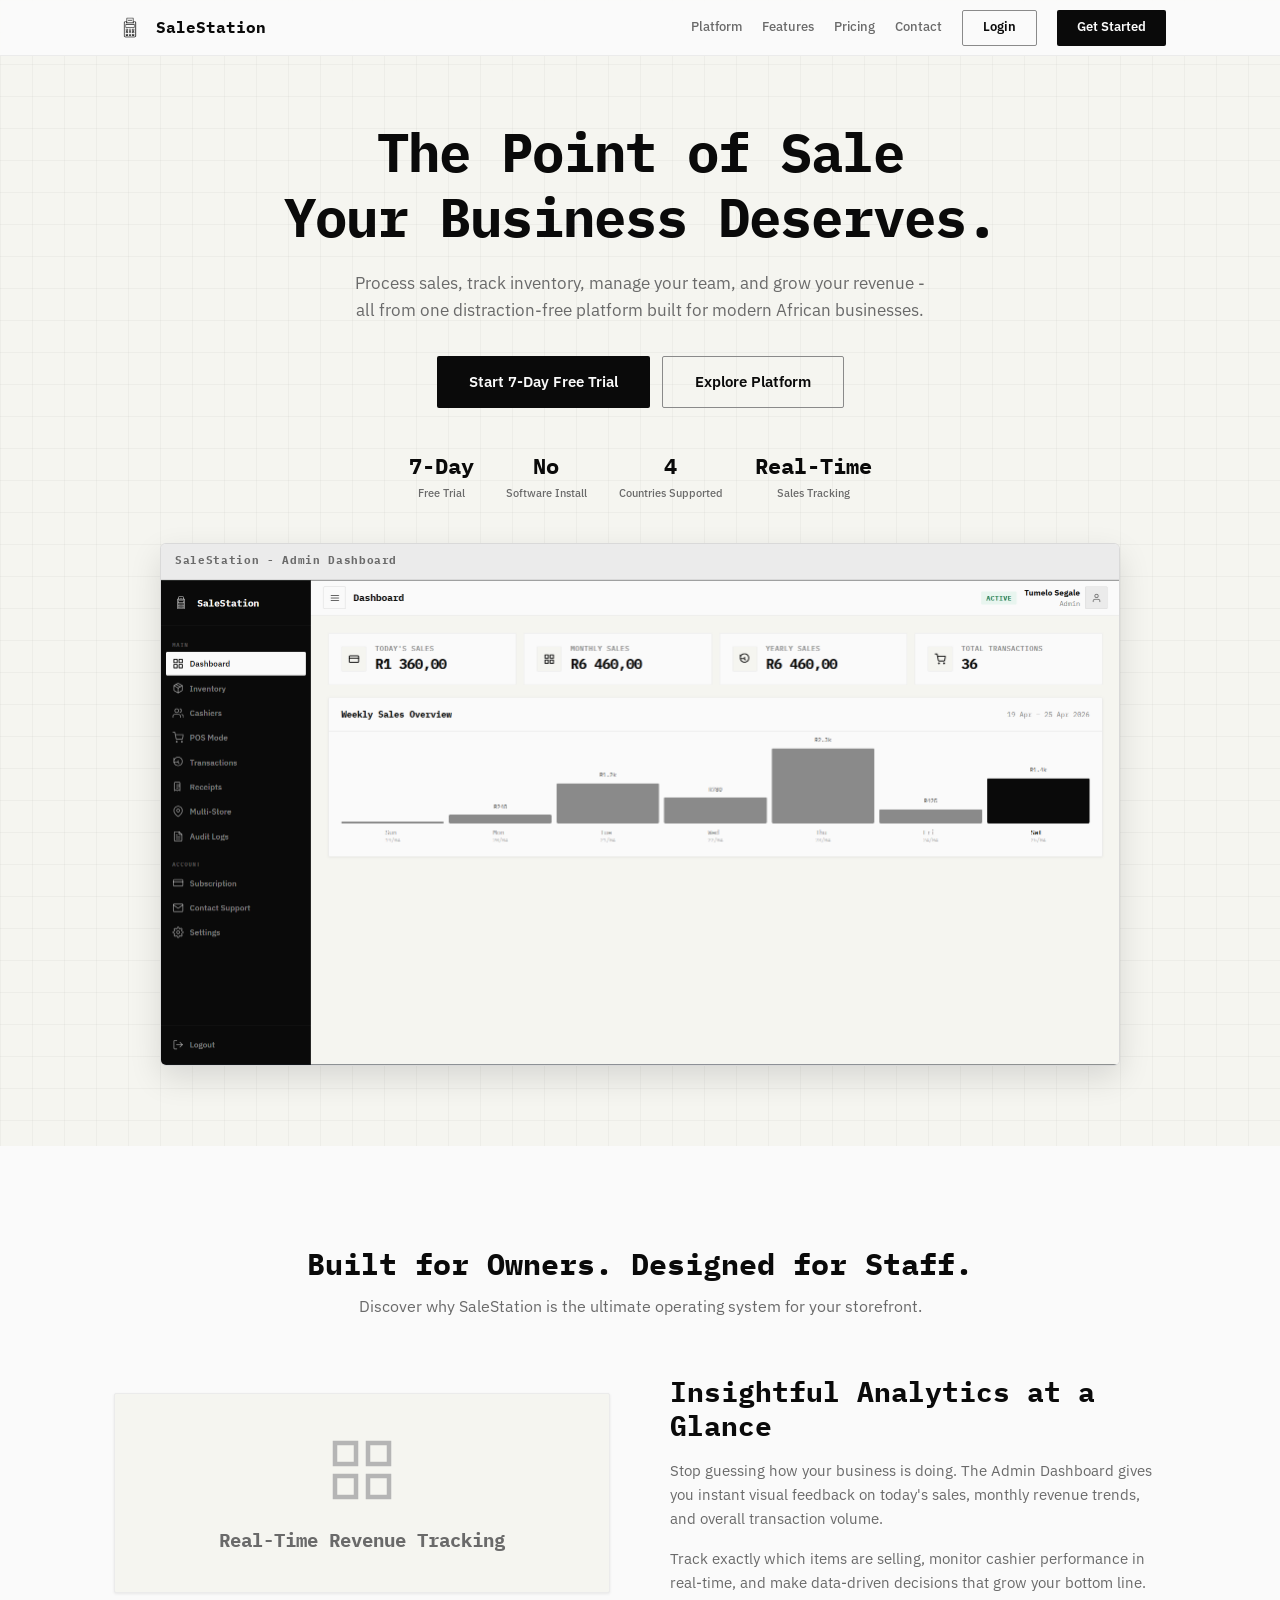
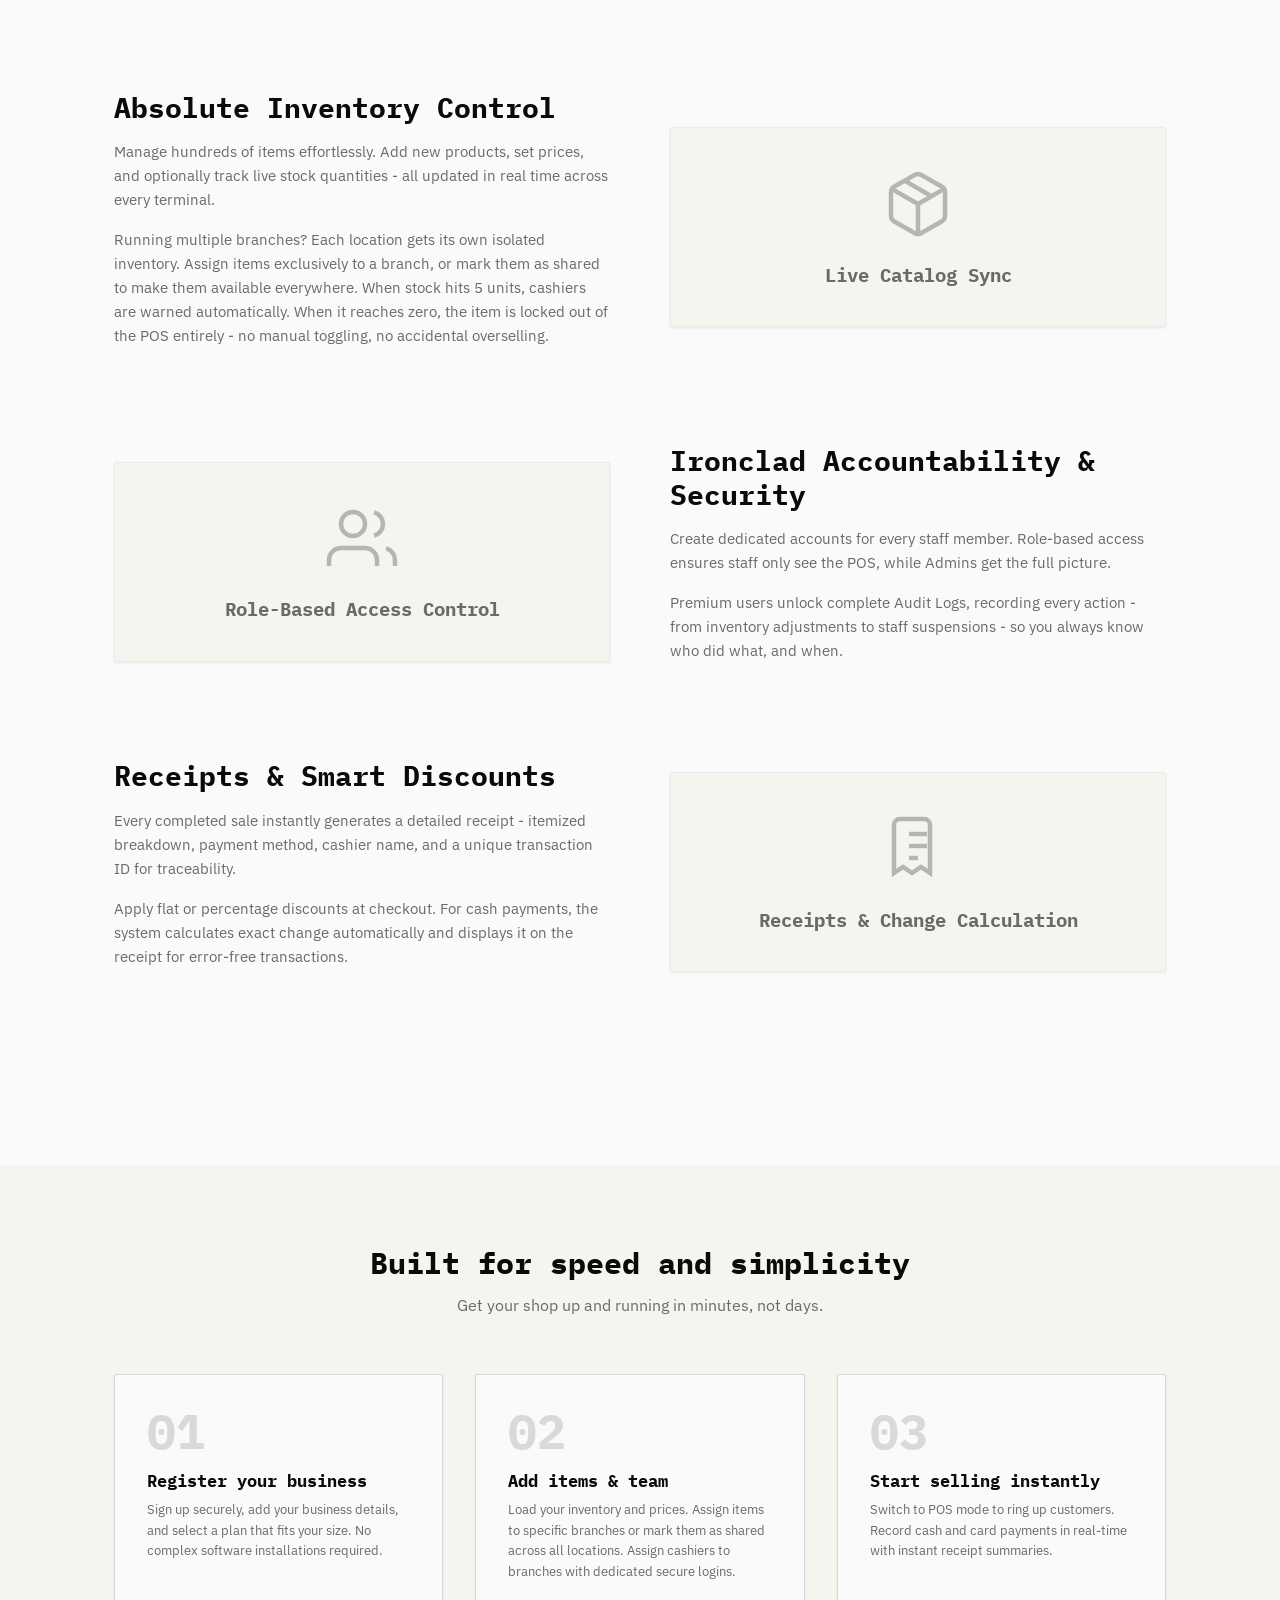
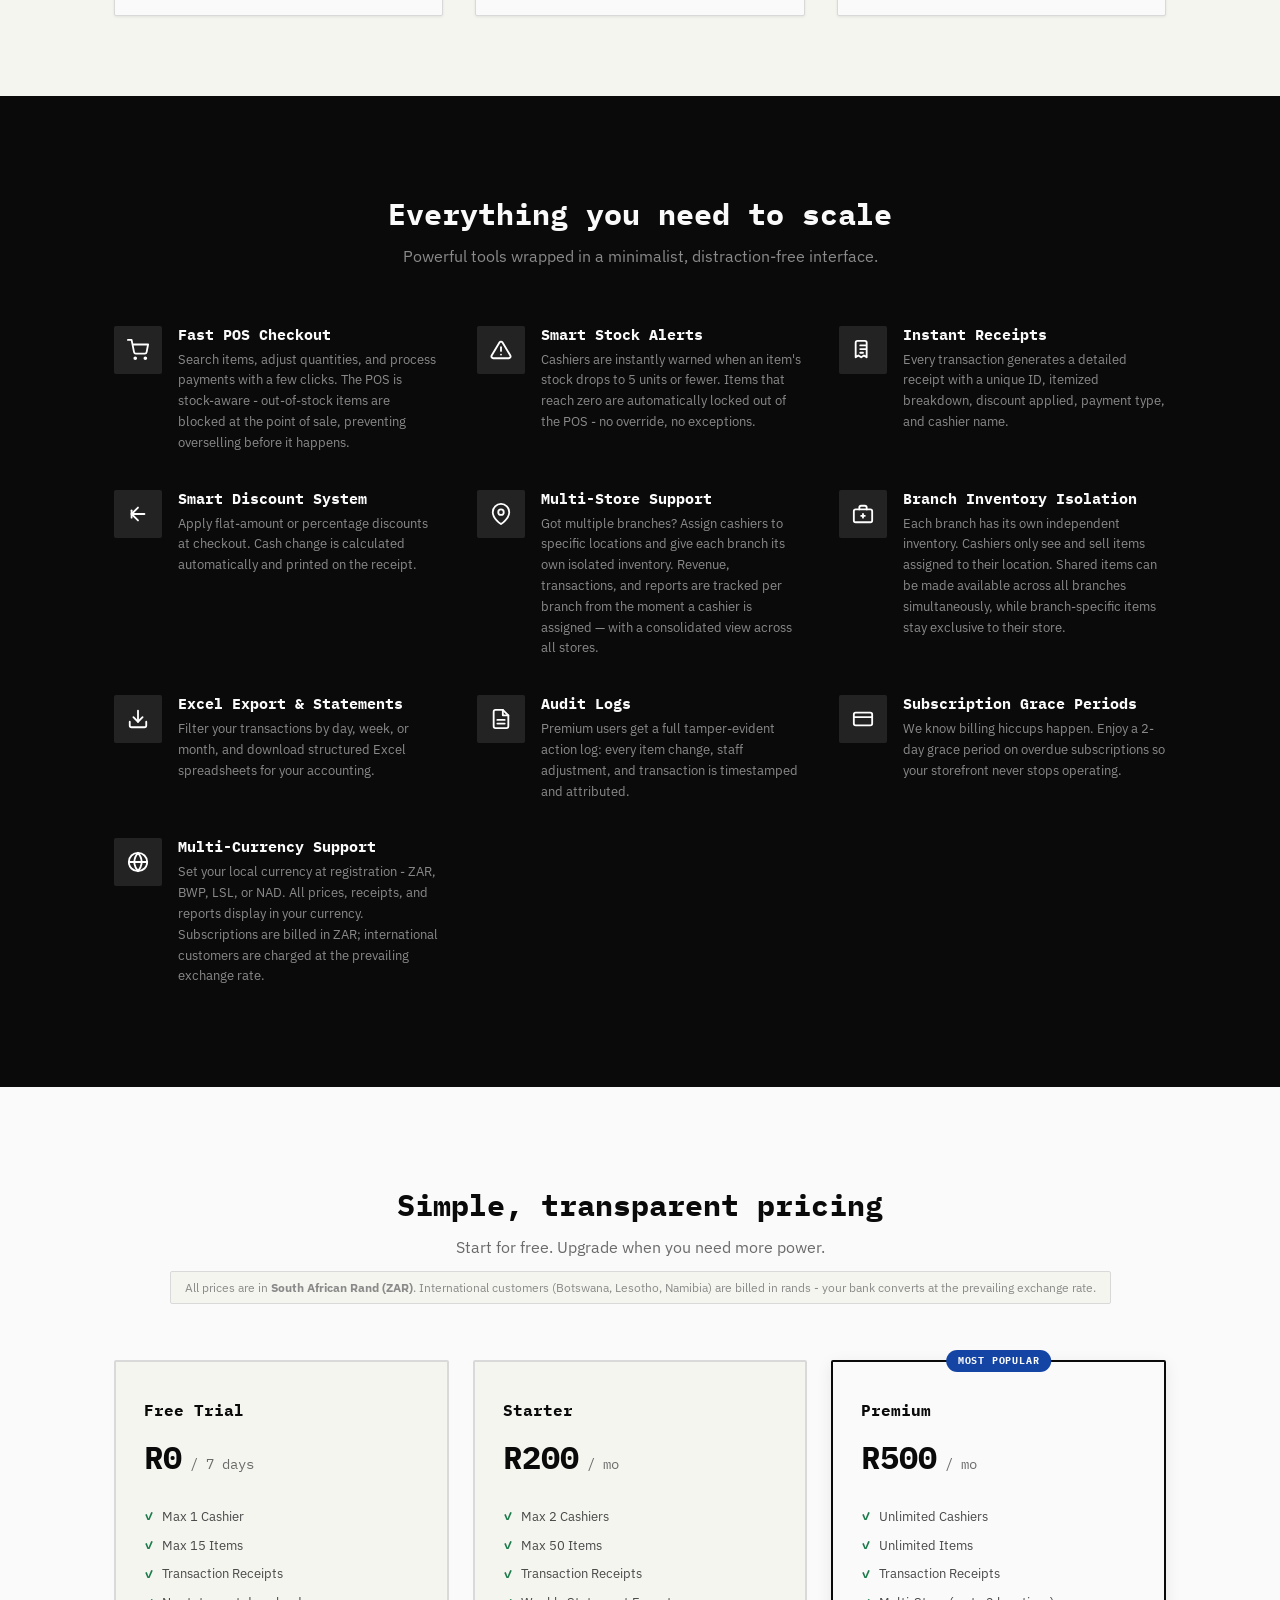
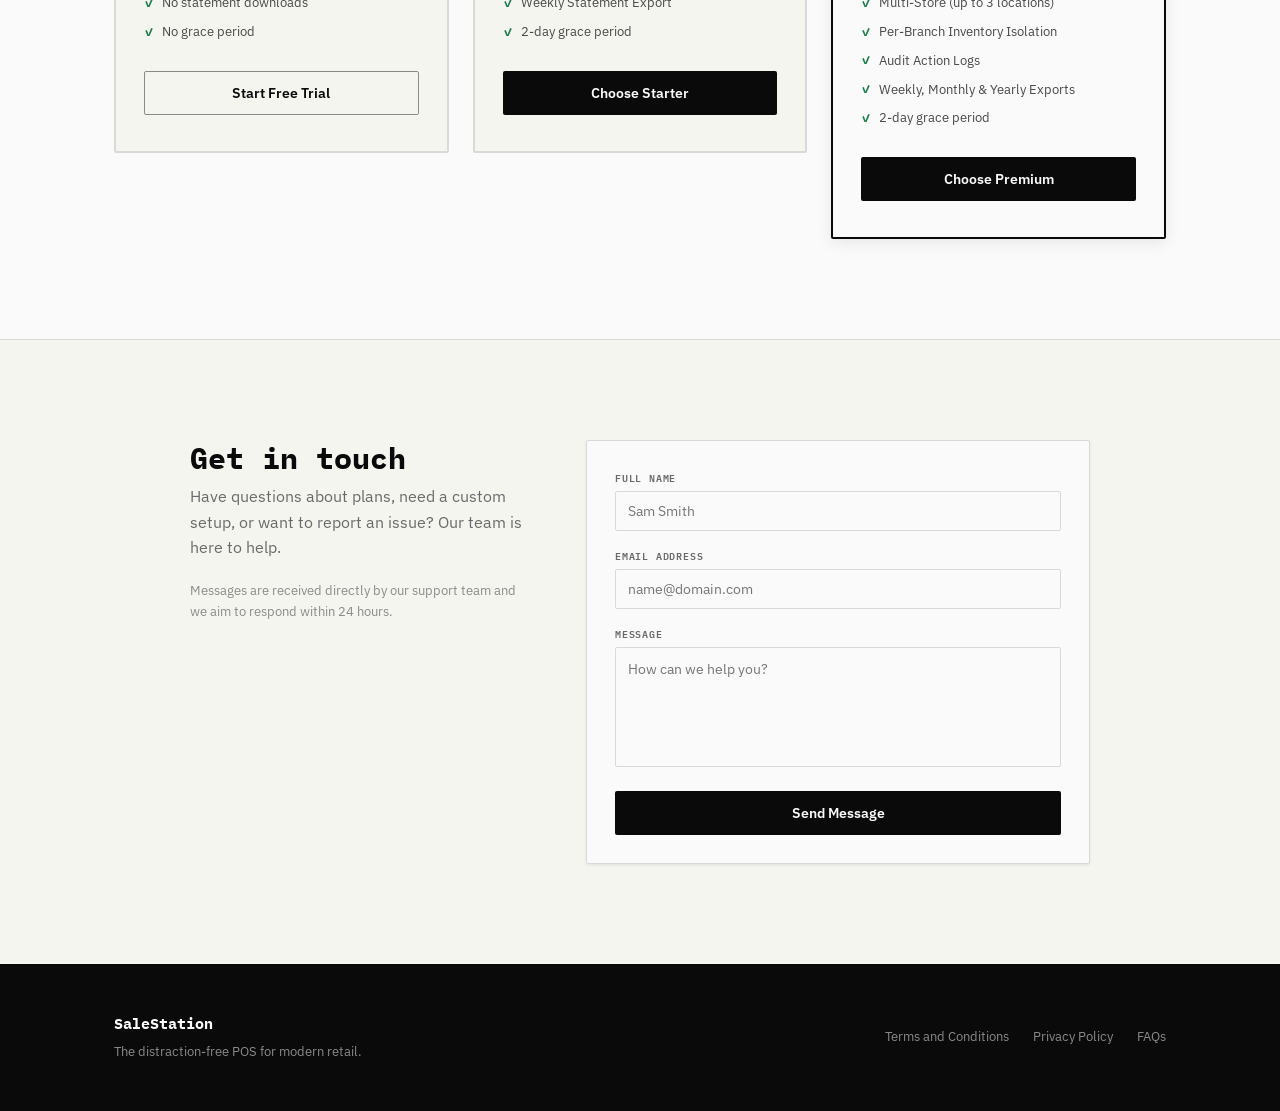
<file: index.html>
<!DOCTYPE html>
<html lang="en">

<head>
    <meta charset="UTF-8">
    <meta name="viewport" content="width=device-width, initial-scale=1.0">
    <title>SaleStation | Smart Point of Sale System for Modern African Businesses</title>
    <meta name="description"
        content="SaleStation is a modern, cloud-ready Point of Sale (POS) system built for South Africa, Botswana, Lesotho, and Namibia. Manage inventory, cashiers, sales, and subscriptions - all in one place.">
    <meta name="keywords"
        content="POS system South Africa, point of sale Botswana, retail software Lesotho, Namibia POS, SaleStation, inventory management, cashier management, African POS, small business POS">
    <meta name="robots" content="index, follow">
    <meta name="author" content="SaleStation">
    <link rel="canonical" href="https://salestation.app/">
    <!-- Open Graph -->
    <meta property="og:type" content="website">
    <meta property="og:title" content="SaleStation | Smart POS for Modern African Businesses">
    <meta property="og:description"
        content="Modern Point of Sale system for South Africa, Botswana, Lesotho & Namibia. Manage sales, inventory and cashiers effortlessly.">
    <meta property="og:url" content="https://salestation.co.za/">
    <meta property="og:site_name" content="SaleStation">
    <!-- Twitter Card -->
    <meta name="twitter:card" content="summary_large_image">
    <meta name="twitter:title" content="SaleStation | Smart POS for Modern African Businesses">
    <meta name="twitter:description"
        content="Modern Point of Sale system for South Africa, Botswana, Lesotho & Namibia.">
    <!-- Schema.org JSON-LD -->
    <script type="application/ld+json">
    {
      "@context": "https://schema.org",
      "@type": "SoftwareApplication",
      "name": "SaleStation",
      "description": "Modern Point of Sale system for businesses in South Africa, Botswana, Lesotho, and Namibia.",
      "applicationCategory": "BusinessApplication",
      "operatingSystem": "Web",
      "url": "https://salestation.co.za",
      "offers": [
        {"@type": "Offer", "name": "Free Trial", "price": "0", "priceCurrency": "ZAR"},
        {"@type": "Offer", "name": "Starter", "price": "200", "priceCurrency": "ZAR"},
        {"@type": "Offer", "name": "Premium", "price": "500", "priceCurrency": "ZAR"}
      ]
    }
    </script>
    <script type="application/ld+json">
    {
      "@context": "https://schema.org",
      "@type": "FAQPage",
      "mainEntity": [
        {"@type":"Question","name":"What is SaleStation?","acceptedAnswer":{"@type":"Answer","text":"SaleStation is a cloud-ready Point of Sale (POS) and business management platform built for businesses in South Africa, Botswana, Lesotho, and Namibia."}},
        {"@type":"Question","name":"Is there a free trial?","acceptedAnswer":{"@type":"Answer","text":"Yes. Every new business gets a 7-day free trial with no credit card required, with access to core POS features."}},
        {"@type":"Question","name":"What plans are available?","acceptedAnswer":{"@type":"Answer","text":"SaleStation offers a free 7-day Trial, a Starter plan at R200/month, and a Premium plan at R500/month. All billed in ZAR."}},
        {"@type":"Question","name":"What currencies are supported?","acceptedAnswer":{"@type":"Answer","text":"SaleStation supports ZAR (South Africa), BWP (Botswana), LSL (Lesotho), and NAD (Namibia) for displaying prices. All billing is in ZAR."}},
        {"@type":"Question","name":"Does SaleStation support multiple store locations?","acceptedAnswer":{"@type":"Answer","text":"Yes. The Premium plan supports up to 3 store locations. Each branch has its own isolated inventory and cashiers only see items assigned to their location. Revenue is tracked per branch from the date of cashier assignment."}},
        {"@type":"Question","name":"When can I renew my subscription?","acceptedAnswer":{"@type":"Answer","text":"The Renew button becomes available in the final 2 days of your billing cycle. Paid plans include a 2-day grace period after expiry before access is suspended."}},
        {"@type":"Question","name":"Can I cancel my subscription?","acceptedAnswer":{"@type":"Answer","text":"Yes, you can cancel at any time from your admin dashboard. You retain access until the end of your current billing period."}}
      ]
    }
    </script>
    <link rel="preconnect" href="https://fonts.googleapis.com">
    <link rel="shortcut icon" href="assets/icon.ico" type="image/x-icon">
    <link
        href="https://fonts.googleapis.com/css2?family=IBM+Plex+Mono:wght@400;500;600;700&family=IBM+Plex+Sans:wght@300;400;500;600;700&display=swap"
        rel="stylesheet">
    <link rel="stylesheet" href="styles.css">
</head>

<body>

    <!-- MOBILE SIDEBAR OVERLAY -->
    <div id="sidebar-overlay" onclick="closeSidebar()"></div>

    <!-- MOBILE SIDEBAR -->
    <aside id="mobile-sidebar">
        <div class="sidebar-logo">
            <div class="sidebar-logo-inner">
                <div class="sidebar-logo-icon">
                    <img src="assets/Logo-icon.png" alt="SaleStation"
                        style="width:20px;height:20px;object-fit:contain;filter:invert(1)">
                </div>
                <span class="sidebar-logo-text">SaleStation</span>
            </div>
            <button class="sidebar-close-btn" onclick="closeSidebar()">
                <svg width="16" height="16" fill="none" stroke="currentColor" stroke-width="2" stroke-linecap="round"
                    stroke-linejoin="round" viewBox="0 0 24 24">
                    <line x1="18" y1="6" x2="6" y2="18" />
                    <line x1="6" y1="6" x2="18" y2="18" />
                </svg>
            </button>
        </div>
        <nav class="sidebar-nav">
            <div class="nav-section-label">Navigation</div>
            <a href="#platform" id="nav-platform" class="sidebar-nav-item" onclick="closeSidebar()">
                <svg width="16" height="16" fill="none" stroke="currentColor" stroke-width="2" stroke-linecap="round"
                    stroke-linejoin="round" viewBox="0 0 24 24">
                    <rect x="3" y="3" width="7" height="7" />
                    <rect x="14" y="3" width="7" height="7" />
                    <rect x="14" y="14" width="7" height="7" />
                    <rect x="3" y="14" width="7" height="7" />
                </svg>
                Platform
            </a>
            <a href="#features" id="nav-features" class="sidebar-nav-item" onclick="closeSidebar()">
                <svg width="16" height="16" fill="none" stroke="currentColor" stroke-width="2" stroke-linecap="round"
                    stroke-linejoin="round" viewBox="0 0 24 24">
                    <polyline points="22 12 18 12 15 21 9 3 6 12 2 12" />
                </svg>
                Features
            </a>
            <a href="#pricing" id="nav-pricing" class="sidebar-nav-item" onclick="closeSidebar()">
                <svg width="16" height="16" fill="none" stroke="currentColor" stroke-width="2" stroke-linecap="round"
                    stroke-linejoin="round" viewBox="0 0 24 24">
                    <rect x="2" y="5" width="20" height="14" rx="2" />
                    <line x1="2" y1="10" x2="22" y2="10" />
                </svg>
                Pricing
            </a>
            <a href="#contact" id="nav-contact" class="sidebar-nav-item" onclick="closeSidebar()">
                <svg width="16" height="16" fill="none" stroke="currentColor" stroke-width="2" stroke-linecap="round"
                    stroke-linejoin="round" viewBox="0 0 24 24">
                    <path d="M4 4h16c1.1 0 2 .9 2 2v12c0 1.1-.9 2-2 2H4c-1.1 0-2-.9-2-2V6c0-1.1.9-2 2-2z" />
                    <polyline points="22,6 12,13 2,6" />
                </svg>
                Contact
            </a>
        </nav>
        <div class="sidebar-footer">
            <a href="app/index.html#register" class="btn btn-primary btn-full">Get Started</a>
        </div>
    </aside>

    <!-- NAVBAR -->
    <header>
        <div class="container nav-inner">
            <a href="#" class="logo">
                <div class="logo-icon">
                    <img src="assets/Logo-icon.png" alt="SaleStation" style="width:22px;height:22px;object-fit:contain">
                </div>
                SaleStation
            </a>
            <div class="nav-links">
                <a href="#platform" id="desk-nav-platform" class="nav-link hide-mobile">Platform</a>
                <a href="#features" id="desk-nav-features" class="nav-link hide-mobile">Features</a>
                <a href="#pricing" id="desk-nav-pricing" class="nav-link hide-mobile">Pricing</a>
                <a href="#contact" id="desk-nav-contact" class="nav-link hide-mobile">Contact</a>
                <a href="app/index.html" class="btn btn-outline hide-mobile"
                    style="height:36px;font-size:13px">Login</a>
                <a href="app/index.html#register" class="btn btn-primary hide-mobile"
                    style="height:36px;font-size:13px">Get
                    Started</a>
                <button class="hamburger-btn" onclick="openSidebar()" aria-label="Open menu">
                    <svg width="16" height="16" fill="none" stroke="currentColor" stroke-width="2"
                        stroke-linecap="round" stroke-linejoin="round" viewBox="0 0 24 24">
                        <line x1="3" y1="12" x2="21" y2="12" />
                        <line x1="3" y1="6" x2="21" y2="6" />
                        <line x1="3" y1="18" x2="21" y2="18" />
                    </svg>
                </button>
            </div>
        </div>
    </header>

    <!-- HERO -->
    <section class="hero">
        <div class="container">
            <h1>The Point of Sale<br>Your Business Deserves.</h1>
            <p>Process sales, track inventory, manage your team, and grow your revenue - all from one distraction-free
                platform built for modern African businesses.</p>
            <div class="hero-cta">
                <a href="app/index.html#register" class="btn btn-primary btn-lg">Start 7-Day Free Trial</a>
                <a href="#platform" class="btn btn-outline btn-lg">Explore Platform</a>
            </div>

            <!-- Trust bar -->
            <div style="display:flex;justify-content:center;gap:32px;flex-wrap:wrap;margin-top:40px;margin-bottom:0">
                <div style="text-align:center">
                    <div style="font-family:var(--font-mono);font-size:22px;font-weight:800;color:var(--black)">7-Day
                    </div>
                    <div style="font-size:11px;color:var(--gray-500);margin-top:2px;font-weight:500">Free Trial</div>
                </div>
                <div style="text-align:center">
                    <div style="font-family:var(--font-mono);font-size:22px;font-weight:800;color:var(--black)">No</div>
                    <div style="font-size:11px;color:var(--gray-500);margin-top:2px;font-weight:500">Software Install
                    </div>
                </div>
                <div style="text-align:center">
                    <div style="font-family:var(--font-mono);font-size:22px;font-weight:800;color:var(--black)">4</div>
                    <div style="font-size:11px;color:var(--gray-500);margin-top:2px;font-weight:500">Countries Supported
                    </div>
                </div>
                <div style="text-align:center">
                    <div style="font-family:var(--font-mono);font-size:22px;font-weight:800;color:var(--black)">
                        Real-Time</div>
                    <div style="font-size:11px;color:var(--gray-500);margin-top:2px;font-weight:500">Sales Tracking
                    </div>
                </div>
            </div>

            <!-- DASHBOARD SCREENSHOT -->
            <div class="hero-mockup" style="margin-top:40px">
                <div class="mockup-header">
                    <span
                        style="font-family:var(--font-mono);font-size:11px;font-weight:700;color:var(--gray-500);letter-spacing:.06em">SaleStation
                        - Admin Dashboard</span>
                </div>
                <img src="assets/admin-dashboard-screenshot.png"
                    alt="SaleStation Admin Dashboard - Weekly Sales Overview" loading="lazy">
            </div>
        </div>
    </section>

    <!-- PLATFORM OVERVIEW -->
    <section id="platform" class="overview">
        <div class="container">
            <div class="section-header">
                <h2>Built for Owners. Designed for Staff.</h2>
                <p class="text-muted">Discover why SaleStation is the ultimate operating system for your storefront.</p>
            </div>

            <div class="overview-grid">
                <div class="overview-text">
                    <h2>Insightful Analytics at a Glance</h2>
                    <p>Stop guessing how your business is doing. The Admin Dashboard gives you instant visual feedback
                        on today's sales, monthly revenue trends, and overall transaction volume.</p>
                    <p>Track exactly which items are selling, monitor cashier performance in real-time, and make
                        data-driven decisions that grow your bottom line.</p>
                </div>
                <div class="overview-image">
                    <svg width="72" height="72" fill="none" stroke="var(--gray-300)" stroke-width="1.5"
                        viewBox="0 0 24 24" style="margin-bottom:16px">
                        <rect x="3" y="3" width="7" height="7" />
                        <rect x="14" y="3" width="7" height="7" />
                        <rect x="14" y="14" width="7" height="7" />
                        <rect x="3" y="14" width="7" height="7" />
                    </svg>
                    <h3 style="color:var(--gray-500)">Real-Time Revenue Tracking</h3>
                </div>
            </div>

            <div class="overview-grid">
                <div class="overview-text">
                    <h2>Absolute Inventory Control</h2>
                    <p>Manage hundreds of items effortlessly. Add new products, set prices, and optionally track live
                        stock quantities - all updated in real time across every terminal.</p>
                    <p>Running multiple branches? Each location gets its own isolated inventory. Assign items
                        exclusively to a branch, or mark them as shared to make them available everywhere. When stock
                        hits 5 units, cashiers are warned automatically. When it reaches zero, the item is locked out
                        of the POS entirely - no manual toggling, no accidental overselling.</p>
                </div>
                <div class="overview-image">
                    <svg width="72" height="72" fill="none" stroke="var(--gray-300)" stroke-width="1.5"
                        viewBox="0 0 24 24" style="margin-bottom:16px">
                        <line x1="16.5" y1="9.4" x2="7.5" y2="4.21" />
                        <path
                            d="M21 16V8a2 2 0 0 0-1-1.73l-7-4a2 2 0 0 0-2 0l-7 4A2 2 0 0 0 3 8v8a2 2 0 0 0 1 1.73l7 4a2 2 0 0 0 2 0l7-4A2 2 0 0 0 21 16z" />
                        <polyline points="3.27 6.96 12 12.01 20.73 6.96" />
                        <line x1="12" y1="22.08" x2="12" y2="12" />
                    </svg>
                    <h3 style="color:var(--gray-500)">Live Catalog Sync</h3>
                </div>
            </div>

            <div class="overview-grid">
                <div class="overview-text">
                    <h2>Ironclad Accountability & Security</h2>
                    <p>Create dedicated accounts for every staff member. Role-based access ensures staff only see the
                        POS, while Admins get the full picture.</p>
                    <p>Premium users unlock complete Audit Logs, recording every action - from inventory adjustments to
                        staff suspensions - so you always know who did what, and when.</p>
                </div>
                <div class="overview-image">
                    <svg width="72" height="72" fill="none" stroke="var(--gray-300)" stroke-width="1.5"
                        viewBox="0 0 24 24" style="margin-bottom:16px">
                        <path d="M17 21v-2a4 4 0 0 0-4-4H5a4 4 0 0 0-4 4v2" />
                        <circle cx="9" cy="7" r="4" />
                        <path d="M23 21v-2a4 4 0 0 0-3-3.87" />
                        <path d="M16 3.13a4 4 0 0 1 0 7.75" />
                    </svg>
                    <h3 style="color:var(--gray-500)">Role-Based Access Control</h3>
                </div>
            </div>

            <div class="overview-grid">
                <div class="overview-text">
                    <h2>Receipts & Smart Discounts</h2>
                    <p>Every completed sale instantly generates a detailed receipt - itemized breakdown, payment method,
                        cashier name, and a unique transaction ID for traceability.</p>
                    <p>Apply flat or percentage discounts at checkout. For cash payments, the system calculates exact
                        change automatically and displays it on the receipt for error-free transactions.</p>
                </div>
                <div class="overview-image">
                    <svg width="72" height="72" fill="none" stroke="var(--gray-300)" stroke-width="1.5"
                        viewBox="0 0 24 24" style="margin-bottom:16px">
                        <path d="M14 2H6a2 2 0 0 0-2 2v16l3-2 3 2 3-2 3 2V4a2 2 0 0 0-2-2z" />
                        <line x1="9" y1="7" x2="15" y2="7" />
                        <line x1="9" y1="11" x2="15" y2="11" />
                        <line x1="9" y1="15" x2="12" y2="15" />
                    </svg>
                    <h3 style="color:var(--gray-500)">Receipts & Change Calculation</h3>
                </div>
            </div>
        </div>
    </section>

    <!-- HOW IT WORKS -->
    <section class="steps">
        <div class="container">
            <div class="section-header">
                <h2>Built for speed and simplicity</h2>
                <p class="text-muted">Get your shop up and running in minutes, not days.</p>
            </div>
            <div class="steps-grid">
                <div class="step-card">
                    <div class="step-number">01</div>
                    <h3>Register your business</h3>
                    <p>Sign up securely, add your business details, and select a plan that fits your size. No complex
                        software installations required.</p>
                </div>
                <div class="step-card">
                    <div class="step-number">02</div>
                    <h3>Add items & team</h3>
                    <p>Load your inventory and prices. Assign items to specific branches or mark them as shared across
                        all locations. Assign cashiers to branches with dedicated secure logins.</p>
                </div>
                <div class="step-card">
                    <div class="step-number">03</div>
                    <h3>Start selling instantly</h3>
                    <p>Switch to POS mode to ring up customers. Record cash and card payments in real-time with instant
                        receipt summaries.</p>
                </div>
            </div>
        </div>
    </section>

    <!-- FEATURES -->
    <section id="features" class="features">
        <div class="container">
            <div class="section-header">
                <h2>Everything you need to scale</h2>
                <p class="text-muted">Powerful tools wrapped in a minimalist, distraction-free interface.</p>
            </div>
            <div class="feature-grid">
                <div class="feature-item">
                    <div class="feature-icon">
                        <svg width="22" height="22" fill="none" stroke="white" stroke-width="2" stroke-linecap="round"
                            stroke-linejoin="round" viewBox="0 0 24 24">
                            <circle cx="9" cy="21" r="1" />
                            <circle cx="20" cy="21" r="1" />
                            <path d="M1 1h4l2.68 13.39a2 2 0 0 0 2 1.61h9.72a2 2 0 0 0 2-1.61L23 6H6" />
                        </svg>
                    </div>
                    <div>
                        <h3>Fast POS Checkout</h3>
                        <p>Search items, adjust quantities, and process payments with a few clicks. The POS is
                            stock-aware - out-of-stock items are blocked at the point of sale, preventing
                            overselling before it happens.</p>
                    </div>
                </div>
                <div class="feature-item">
                    <div class="feature-icon">
                        <svg width="22" height="22" fill="none" stroke="white" stroke-width="2" stroke-linecap="round"
                            stroke-linejoin="round" viewBox="0 0 24 24">
                            <path
                                d="M10.29 3.86L1.82 18a2 2 0 0 0 1.71 3h16.94a2 2 0 0 0 1.71-3L13.71 3.86a2 2 0 0 0-3.42 0z" />
                            <line x1="12" y1="9" x2="12" y2="13" />
                            <line x1="12" y1="17" x2="12.01" y2="17" />
                        </svg>
                    </div>
                    <div>
                        <h3>Smart Stock Alerts</h3>
                        <p>Cashiers are instantly warned when an item's stock drops to 5 units or fewer. Items that
                            reach zero are automatically locked out of the POS - no override, no exceptions.</p>
                    </div>
                </div>
                <div class="feature-item">
                    <div class="feature-icon">
                        <svg width="22" height="22" fill="none" stroke="white" stroke-width="2" stroke-linecap="round"
                            stroke-linejoin="round" viewBox="0 0 24 24">
                            <path d="M14 2H6a2 2 0 0 0-2 2v16l3-2 3 2 3-2 3 2V4a2 2 0 0 0-2-2z" />
                            <line x1="9" y1="7" x2="15" y2="7" />
                            <line x1="9" y1="11" x2="15" y2="11" />
                            <line x1="9" y1="15" x2="12" y2="15" />
                        </svg>
                    </div>
                    <div>
                        <h3>Instant Receipts</h3>
                        <p>Every transaction generates a detailed receipt with a unique ID, itemized breakdown, discount
                            applied, payment type, and cashier name.</p>
                    </div>
                </div>
                <div class="feature-item">
                    <div class="feature-icon">
                        <svg width="22" height="22" fill="none" stroke="white" stroke-width="2" stroke-linecap="round"
                            stroke-linejoin="round" viewBox="0 0 24 24">
                            <line x1="19" y1="12" x2="5" y2="12" />
                            <line x1="5" y1="8" x2="5" y2="16" />
                            <path d="M12 5l-7 7 7 7" />
                        </svg>
                    </div>
                    <div>
                        <h3>Smart Discount System</h3>
                        <p>Apply flat-amount or percentage discounts at checkout. Cash change is calculated
                            automatically and printed on the receipt.</p>
                    </div>
                </div>
                <div class="feature-item">
                    <div class="feature-icon">
                        <svg width="22" height="22" fill="none" stroke="white" stroke-width="2" stroke-linecap="round"
                            stroke-linejoin="round" viewBox="0 0 24 24">
                            <path d="M21 10c0 7-9 13-9 13s-9-6-9-13a9 9 0 0 1 18 0z" />
                            <circle cx="12" cy="10" r="3" />
                        </svg>
                    </div>
                    <div>
                        <h3>Multi-Store Support</h3>
                        <p>Got multiple branches? Assign cashiers to specific locations and give each branch its own
                            isolated inventory. Revenue, transactions, and reports are tracked per branch from the
                            moment a cashier is assigned — with a consolidated view across all stores.</p>
                    </div>
                </div>
                <div class="feature-item">
                    <div class="feature-icon">
                        <svg width="22" height="22" fill="none" stroke="white" stroke-width="2" stroke-linecap="round"
                            stroke-linejoin="round" viewBox="0 0 24 24">
                            <rect x="2" y="7" width="20" height="14" rx="2" />
                            <path d="M16 7V5a2 2 0 0 0-2-2h-4a2 2 0 0 0-2 2v2" />
                            <line x1="12" y1="12" x2="12" y2="16" />
                            <line x1="10" y1="14" x2="14" y2="14" />
                        </svg>
                    </div>
                    <div>
                        <h3>Branch Inventory Isolation</h3>
                        <p>Each branch has its own independent inventory. Cashiers only see and sell items assigned to
                            their location. Shared items can be made available across all branches simultaneously, while
                            branch-specific items stay exclusive to their store.</p>
                    </div>
                </div>
                <div class="feature-item">
                    <div class="feature-icon">
                        <svg width="22" height="22" fill="none" stroke="white" stroke-width="2" stroke-linecap="round"
                            stroke-linejoin="round" viewBox="0 0 24 24">
                            <path d="M21 15v4a2 2 0 0 1-2 2H5a2 2 0 0 1-2-2v-4" />
                            <polyline points="7 10 12 15 17 10" />
                            <line x1="12" y1="15" x2="12" y2="3" />
                        </svg>
                    </div>
                    <div>
                        <h3>Excel Export & Statements</h3>
                        <p>Filter your transactions by day, week, or month, and download structured Excel
                            spreadsheets for your accounting.</p>
                    </div>
                </div>
                <div class="feature-item">
                    <div class="feature-icon">
                        <svg width="22" height="22" fill="none" stroke="white" stroke-width="2" stroke-linecap="round"
                            stroke-linejoin="round" viewBox="0 0 24 24">
                            <path d="M14 2H6a2 2 0 0 0-2 2v16a2 2 0 0 0 2 2h12a2 2 0 0 0 2-2V8z" />
                            <polyline points="14 2 14 8 20 8" />
                            <line x1="16" y1="13" x2="8" y2="13" />
                            <line x1="16" y1="17" x2="8" y2="17" />
                        </svg>
                    </div>
                    <div>
                        <h3>Audit Logs</h3>
                        <p>Premium users get a full tamper-evident action log: every item change, staff adjustment, and
                            transaction is timestamped and attributed.</p>
                    </div>
                </div>
                <div class="feature-item">
                    <div class="feature-icon">
                        <svg width="22" height="22" fill="none" stroke="white" stroke-width="2" stroke-linecap="round"
                            stroke-linejoin="round" viewBox="0 0 24 24">
                            <rect x="2" y="5" width="20" height="14" rx="2" />
                            <line x1="2" y1="10" x2="22" y2="10" />
                        </svg>
                    </div>
                    <div>
                        <h3>Subscription Grace Periods</h3>
                        <p>We know billing hiccups happen. Enjoy a 2-day grace period on overdue subscriptions so your
                            storefront never stops operating.</p>
                    </div>
                </div>
                <div class="feature-item">
                    <div class="feature-icon">
                        <svg width="22" height="22" fill="none" stroke="white" stroke-width="2" stroke-linecap="round"
                            stroke-linejoin="round" viewBox="0 0 24 24">
                            <circle cx="12" cy="12" r="10" />
                            <line x1="2" y1="12" x2="22" y2="12" />
                            <path
                                d="M12 2a15.3 15.3 0 0 1 4 10 15.3 15.3 0 0 1-4 10 15.3 15.3 0 0 1-4-10 15.3 15.3 0 0 1 4-10z" />
                        </svg>
                    </div>
                    <div>
                        <h3>Multi-Currency Support</h3>
                        <p>Set your local currency at registration - ZAR, BWP, LSL, or NAD. All prices, receipts, and
                            reports display in your currency. Subscriptions are billed in ZAR; international customers
                            are charged at the prevailing exchange rate.</p>
                    </div>
                </div>
            </div>
        </div>
    </section>

    <!-- PRICING -->
    <section id="pricing" class="pricing">
        <div class="container">
            <div class="section-header">
                <h2>Simple, transparent pricing</h2>
                <p class="text-muted">Start for free. Upgrade when you need more power.</p>
                <p
                    style="margin-top:10px;font-size:12px;color:var(--gray-400);background:var(--gray-50);border:1px solid var(--gray-200);border-radius:2px;display:inline-block;padding:6px 14px">
                    All prices are in <strong>South African Rand (ZAR)</strong>. International customers (Botswana,
                    Lesotho, Namibia) are billed in rands - your bank converts at the prevailing exchange rate.
                </p>
            </div>
            <div class="pricing-grid">
                <!-- Trial -->
                <div class="plan-card">
                    <div class="plan-name">Free Trial</div>
                    <div class="plan-price">R0<span> / 7 days</span></div>
                    <ul class="plan-features">
                        <li>Max 1 Cashier</li>
                        <li>Max 15 Items</li>
                        <li>Transaction Receipts</li>
                        <li>No statement downloads</li>
                        <li>No grace period</li>
                    </ul>
                    <a href="app/index.html#register-trial" class="btn btn-outline" style="width:100%">Start Free
                        Trial</a>
                </div>
                <!-- Starter -->
                <div class="plan-card">
                    <div class="plan-name">Starter</div>
                    <div class="plan-price">R200<span> / mo</span></div>
                    <ul class="plan-features">
                        <li>Max 2 Cashiers</li>
                        <li>Max 50 Items</li>
                        <li>Transaction Receipts</li>
                        <li>Weekly Statement Export</li>
                        <li>2-day grace period</li>
                    </ul>
                    <a href="app/index.html#register-starter" class="btn btn-primary" style="width:100%">Choose
                        Starter</a>
                </div>
                <!-- Premium -->
                <div class="plan-card popular">
                    <div class="popular-badge">Most Popular</div>
                    <div class="plan-name">Premium</div>
                    <div class="plan-price">R500<span> / mo</span></div>
                    <ul class="plan-features">
                        <li>Unlimited Cashiers</li>
                        <li>Unlimited Items</li>
                        <li>Transaction Receipts</li>
                        <li>Multi-Store (up to 3 locations)</li>
                        <li>Per-Branch Inventory Isolation</li>
                        <li>Audit Action Logs</li>
                        <li>Weekly, Monthly & Yearly Exports</li>
                        <li>2-day grace period</li>
                    </ul>
                    <a href="app/index.html#register-premium" class="btn btn-primary" style="width:100%">Choose
                        Premium</a>
                </div>
            </div>
        </div>
    </section>

    <!-- CONTACT -->
    <section id="contact" class="contact">
        <div class="container">
            <div class="contact-wrapper">
                <div class="contact-info">
                    <h2>Get in touch</h2>
                    <p>Have questions about plans, need a custom setup, or want to report an issue? Our team is here to
                        help.</p>
                    <p style="font-size:13px;color:var(--gray-400)">Messages are received directly by our support team
                        and we aim to respond within 24 hours.</p>
                </div>
                <div class="contact-form-card">
                    <div class="form-group">
                        <label class="form-label" for="contact-name">Full Name</label>
                        <input type="text" id="contact-name" class="form-input" placeholder="Sam Smith">
                    </div>
                    <div class="form-group">
                        <label class="form-label" for="contact-email">Email Address</label>
                        <input type="email" id="contact-email" class="form-input" placeholder="name@domain.com">
                    </div>
                    <div class="form-group">
                        <label class="form-label" for="contact-message">Message</label>
                        <textarea id="contact-message" class="form-textarea"
                            placeholder="How can we help you?"></textarea>
                    </div>
                    <button class="btn btn-primary btn-full" onclick="sendContactMessage()">Send Message</button>
                </div>
            </div>
        </div>
    </section>

    <!-- FOOTER -->
    <footer>
        <div class="container footer-inner">
            <div>
                <div class="footer-logo">SaleStation</div>
                <p style="margin-top:6px">The distraction-free POS for modern retail.</p>
            </div>
            <div style="display:flex;gap:24px;flex-wrap:wrap">
                <a href="#" onclick="openTCModal();return false;"
                    style="color:var(--gray-400);text-decoration:none">Terms and Conditions</a>
                <a href="#" onclick="openPrivacyModal();return false;"
                    style="color:var(--gray-400);text-decoration:none">Privacy Policy</a>
                <a href="#" onclick="openFAQModal();return false;"
                    style="color:var(--gray-400);text-decoration:none">FAQs</a>
            </div>
        </div>
    </footer>

    <!-- TERMS & CONDITIONS MODAL -->
    <div id="tc-modal-overlay" onclick="handleTCOverlayClick(event)">
        <div id="tc-modal">
            <div class="tc-modal-header">
                <h3>Terms and Conditions</h3>
                <button class="tc-modal-close" onclick="closeTCModal()">
                    <svg width="14" height="14" fill="none" stroke="currentColor" stroke-width="2.5"
                        stroke-linecap="round" stroke-linejoin="round" viewBox="0 0 24 24">
                        <line x1="18" y1="6" x2="6" y2="18" />
                        <line x1="6" y1="6" x2="18" y2="18" />
                    </svg>
                </button>
            </div>
            <div class="tc-modal-body">
                <h4>1. Acceptance of Terms</h4>
                <p>By accessing or using SaleStation ("the Platform"), you agree to be bound by these Terms and
                    Conditions. If you do not agree to these terms, you may not use the Platform. These terms apply to
                    all users including business owners, cashiers, and visitors.</p>

                <h4>2. Terms of Use</h4>
                <p>Your use of the Platform is conditional on compliance with these Terms of Use:</p>
                <ul>
                    <li>You must be legally authorized to operate the business you register on the Platform</li>
                    <li>Access is granted for the internal business operations of the registered account only, and may
                        not be shared with, or resold to, unrelated third parties</li>
                    <li>You are responsible for all data entered into the Platform, including item pricing, cashier
                        details, and customer transaction records</li>
                    <li>Use of the Platform must comply with all applicable local, provincial, and national laws in
                        your country of operation</li>
                    <li>SaleStation may update, modify, or discontinue individual features of the Platform from time
                        to time to improve performance, security, or compliance</li>
                </ul>

                <h4>3. Description of Service</h4>
                <p>SaleStation is a cloud-based Point of Sale (POS) system designed for businesses operating in South
                    Africa, Botswana, Lesotho, and Namibia. The Platform provides tools for managing sales, inventory,
                    cashiers, receipts, subscriptions, multi-store operations, and per-branch inventory isolation.</p>

                <h4>4. Account Registration</h4>
                <p>To access the Platform, you must register a business account. You agree to:</p>
                <ul>
                    <li>Provide accurate, current, and complete information during registration</li>
                    <li>Maintain the security of your account credentials</li>
                    <li>Notify us immediately of any unauthorized use of your account</li>
                    <li>Take responsibility for all activity that occurs under your account</li>
                </ul>

                <h4>5. Subscription Plans & Payment Terms</h4>
                <p>SaleStation offers a Free Trial and paid plans (Starter at R200/mo, Premium at R500/mo). All
                    subscription fees are priced and billed in South African Rand (ZAR), the Platform's base
                    currency, regardless of the country or currency selected on your account.</p>
                <ul>
                    <li>By subscribing, you authorize recurring charges to your chosen payment method at the start of
                        each billing cycle via our payment processor, Paystack.</li>
                    <li>If you are billed from Botswana, Lesotho, or Namibia, your card issuer or bank will convert
                        the ZAR charge into your local currency at its prevailing exchange rate at the time of the
                        transaction. SaleStation does not set, control, or guarantee this exchange rate and is not
                        responsible for currency fluctuations, conversion fees, or cross-border transaction charges
                        applied by your bank.</li>
                    <li>All fees are exclusive of any bank charges, currency conversion fees, or applicable taxes
                        (including VAT), which remain your responsibility.</li>
                    <li>All payments are non-refundable except where required by applicable law.</li>
                    <li>If a payment fails or is declined, SaleStation may retry the charge and will notify you; a
                        2-day grace period applies to expired or failed subscriptions before access is suspended.</li>
                    <li>SaleStation reserves the right to change subscription pricing with reasonable prior notice to
                        registered users; continued use after a price change takes effect constitutes acceptance of
                        the new pricing.</li>
                </ul>

                <h4>6. Acceptable Use</h4>
                <p>You agree not to use the Platform to:</p>
                <ul>
                    <li>Engage in fraudulent, deceptive, or illegal activities</li>
                    <li>Transmit harmful, offensive, or unlawful content</li>
                    <li>Attempt to gain unauthorized access to any part of the Platform</li>
                    <li>Reverse engineer, decompile, or disassemble any part of the Platform</li>
                    <li>Resell or redistribute access to the Platform without written consent</li>
                </ul>

                <h4>7. Data & Privacy</h4>
                <p>SaleStation collects and processes business and transaction data necessary to provide the service. We
                    do not sell your data to third parties. Data is stored securely and handled in accordance with
                    applicable data protection legislation, including POPIA (Protection of Personal Information Act,
                    South Africa). You retain ownership of your business data and may request export or deletion at any
                    time.</p>

                <h4>8. Cybersecurity & Risk</h4>
                <p>While SaleStation implements reasonable technical and organizational safeguards to protect the
                    Platform and your data, no online system can be guaranteed to be completely secure. You
                    acknowledge that the use of internet-based services carries inherent risks, including
                    unauthorized access, data breaches, malware, and service disruption caused by third parties
                    beyond our reasonable control.</p>
                <ul>
                    <li>You are responsible for maintaining the confidentiality of your login credentials and for all
                        activity that occurs under your account.</li>
                    <li>You must notify SaleStation immediately if you suspect unauthorized access to your account or
                        a security incident affecting your data.</li>
                    <li>In the event of a data breach affecting your personal or business information, SaleStation
                        will take reasonable steps to investigate, contain, and notify affected users and, where
                        required, the relevant regulator, in accordance with POPIA and applicable law.</li>
                    <li>SaleStation shall not be liable for losses arising from cyberattacks, unauthorized access, or
                        data breaches that occur despite reasonable security measures being in place.</li>
                </ul>

                <h4>9. Service Availability</h4>
                <p>We aim to maintain high availability of the Platform but do not guarantee uninterrupted access.
                    Scheduled maintenance, system upgrades, or unforeseen events may cause temporary outages.
                    SaleStation shall not be liable for losses arising from service interruptions beyond our reasonable
                    control.</p>

                <h4>10. Intellectual Property</h4>
                <p>All content, design, code, trademarks, and materials within the Platform are the exclusive property
                    of SaleStation and its licensors. You may not copy, modify, distribute, or create derivative works
                    without prior written permission.</p>

                <h4>11. Liability & Indemnification</h4>
                <p>The Platform is provided "as is" and "as available", without warranties of any kind, whether
                    express or implied, to the maximum extent permitted by law.</p>
                <p>To the maximum extent permitted by law, SaleStation shall not be liable for any indirect,
                    incidental, special, consequential, or punitive damages, including loss of revenue, loss of data,
                    loss of profits, or business interruption, arising from your use of or inability to use the
                    Platform, including losses resulting from the cybersecurity risks described in Section 8.</p>
                <p>Where liability cannot be excluded by law, SaleStation's total aggregate liability to you for any
                    claim arising from or related to your use of the Platform shall not exceed the total subscription
                    fees paid by you in the three (3) months preceding the event giving rise to the claim.</p>
                <p>You agree to indemnify and hold SaleStation, its owners, and affiliates harmless from any claims,
                    losses, damages, or expenses (including reasonable legal costs) arising from your breach of these
                    Terms, your misuse of the Platform, or the data you enter into it.</p>

                <h4>12. Account Suspension & Termination</h4>
                <p>SaleStation reserves the right to suspend or terminate accounts that violate these Terms, engage in
                    fraudulent activity, or fail to maintain an active subscription. Upon termination, access to the
                    Platform and associated data may be revoked. You may also delete your account at any time from the
                    account settings.</p>

                <h4>13. Modifications to Terms</h4>
                <p>We reserve the right to update these Terms at any time. We will notify registered users of material
                    changes via email or in-app notification. Continued use of the Platform after changes constitutes
                    acceptance of the updated Terms.</p>

                <h4>14. Governing Law</h4>
                <p>These Terms are governed by the laws of the Republic of South Africa. Any disputes arising from these
                    Terms or your use of the Platform shall be subject to the exclusive jurisdiction of the courts of
                    South Africa.</p>

                <h4>15. Contact</h4>
                <p>For questions regarding these Terms, please contact us through the <a href="#contact"
                        onclick="closeTCModal()" style="color:var(--black);font-weight:600">Contact</a> section on our
                    website.</p>

                <p style="margin-top:20px;font-size:12px;color:var(--gray-400)">Last updated: September 2026</p>
            </div>
            <div class="tc-modal-footer">
                <button class="btn btn-primary btn-full" onclick="closeTCModal()">I Understand</button>
            </div>
        </div>
    </div>

    <!-- PRIVACY POLICY MODAL -->
    <div id="privacy-modal-overlay" onclick="handlePrivacyOverlayClick(event)">
        <div id="privacy-modal">
            <div class="tc-modal-header">
                <h3>Privacy Policy</h3>
                <button class="tc-modal-close" onclick="closePrivacyModal()" aria-label="Close Privacy Policy">
                    <svg width="14" height="14" fill="none" stroke="currentColor" stroke-width="2.5"
                        stroke-linecap="round" stroke-linejoin="round" viewBox="0 0 24 24">
                        <line x1="18" y1="6" x2="6" y2="18" />
                        <line x1="6" y1="6" x2="18" y2="18" />
                    </svg>
                </button>
            </div>
            <div class="tc-modal-body">
                <h4>1. Introduction</h4>
                <p>This Privacy Policy explains how SaleStation ("we", "us", "the Platform") collects, uses, stores,
                    and protects the information of businesses, cashiers, and visitors who use our Point of Sale
                    system. By using SaleStation, you consent to the practices described in this Policy.</p>

                <h4>2. Information We Collect</h4>
                <p>We collect information you provide directly, such as business name, owner name, email address,
                    password (stored securely), business type, country and currency, and inventory, sales, and
                    cashier data you enter into the Platform. We also process billing information via our payment
                    processor for subscription payments.</p>

                <h4>3. How We Use Your Information</h4>
                <ul>
                    <li>To create and manage your business account and user roles</li>
                    <li>To operate core POS functionality - sales, inventory, receipts, and reporting</li>
                    <li>To process subscription payments and manage billing cycles</li>
                    <li>To communicate important account, billing, or security notices</li>
                    <li>To improve the reliability, security, and performance of the Platform</li>
                </ul>

                <h4>4. Data Storage, Security & Breach Notification</h4>
                <p>Your data is stored securely and protected using industry-standard safeguards. Passwords are never
                    stored in plain text where our production systems are used. Access to business data is restricted
                    to authorized users within your business account based on role (super-admin, admin, cashier). No
                    method of transmission or storage over the internet is 100% secure; in the unlikely event of a
                    data breach affecting your personal information, we will notify affected users and, where
                    required, the Information Regulator, without undue delay and in accordance with POPIA.</p>

                <h4>5. Data Sharing</h4>
                <p>We do not sell your personal or business data to third parties. Data may be shared only with
                    service providers strictly necessary to operate the Platform (such as our payment processor,
                    Paystack, for subscription billing), or where required by law.</p>

                <h4>6. Your Rights (POPIA)</h4>
                <p>In accordance with the Protection of Personal Information Act (POPIA) of South Africa and similar
                    regional data protection laws, you have the right to access, correct, or request deletion of your
                    personal information, and to withdraw consent for its processing at any time, subject to our
                    legal and operational requirements.</p>

                <h4>7. Data Retention</h4>
                <p>We retain your business data for as long as your account remains active, or as needed to comply
                    with legal obligations. If you delete your business account, associated cashier accounts,
                    inventory, transactions, and subscription data are permanently removed.</p>

                <h4>8. Cookies & Local Storage</h4>
                <p>SaleStation uses local browser storage to keep you logged in and to maintain application state.
                    We do not use third-party advertising cookies or trackers.</p>

                <h4>9. Children's Privacy</h4>
                <p>SaleStation is intended for business use and is not directed at children. We do not knowingly
                    collect information from individuals under the age of 18.</p>

                <h4>10. Changes to This Policy</h4>
                <p>We may update this Privacy Policy from time to time. Material changes will be communicated to
                    registered users via email or in-app notification. Continued use of the Platform after changes
                    constitutes acceptance of the updated Policy.</p>

                <h4>11. Contact</h4>
                <p>For questions regarding this Privacy Policy or your personal information, please contact us
                    through the <a href="#contact" onclick="closePrivacyModal()"
                        style="color:var(--black);font-weight:600">Contact</a> section on our website.</p>

                <p style="margin-top:20px;font-size:12px;color:var(--gray-400)">Last updated: September 2026</p>
            </div>
            <div class="tc-modal-footer">
                <button class="btn btn-primary btn-full" onclick="closePrivacyModal()">Close</button>
            </div>
        </div>
    </div>

    <!-- Toast Container -->
    <div id="toast-container"></div>

    <!-- FAQ MODAL -->
    <div id="faq-modal-overlay" onclick="handleFAQOverlayClick(event)">
        <div id="faq-modal">
            <div class="faq-modal-header">
                <h3>Frequently Asked Questions</h3>
                <button class="tc-modal-close" onclick="closeFAQModal()" aria-label="Close FAQs">
                    <svg width="14" height="14" fill="none" stroke="currentColor" stroke-width="2.5"
                        stroke-linecap="round" stroke-linejoin="round" viewBox="0 0 24 24">
                        <line x1="18" y1="6" x2="6" y2="18" />
                        <line x1="6" y1="6" x2="18" y2="18" />
                    </svg>
                </button>
            </div>
            <div class="faq-modal-body" id="faq-modal-body">

                <div class="faq-item">
                    <div class="faq-question" onclick="toggleFAQ(this)">
                        What is SaleStation?
                        <svg class="faq-chevron" fill="none" stroke="currentColor" stroke-width="2.5"
                            stroke-linecap="round" stroke-linejoin="round" viewBox="0 0 24 24">
                            <polyline points="6 9 12 15 18 9" />
                        </svg>
                    </div>
                    <div class="faq-answer">
                        SaleStation is a cloud-ready Point of Sale (POS) and business management platform built for
                        businesses in South Africa, Botswana, Lesotho, and Namibia. It lets you manage sales, inventory,
                        cashiers, receipts, and subscriptions - all from a single interface.
                    </div>
                </div>

                <div class="faq-item">
                    <div class="faq-question" onclick="toggleFAQ(this)">
                        What plans are available and how much do they cost?
                        <svg class="faq-chevron" fill="none" stroke="currentColor" stroke-width="2.5"
                            stroke-linecap="round" stroke-linejoin="round" viewBox="0 0 24 24">
                            <polyline points="6 9 12 15 18 9" />
                        </svg>
                    </div>
                    <div class="faq-answer">
                        SaleStation offers three plans, all billed in South African Rand (ZAR):<br><br>
                        <strong>Trial</strong> - Free for 7 days. 1 cashier, up to 15 items. No payment required.<br>
                        <strong>Starter</strong> - R200/month. 2 cashiers, up to 50 items, weekly statement exports,
                        2-day grace period.<br>
                        <strong>Premium</strong> - R500/month. Unlimited cashiers and items, multi-store (up to 3
                        locations), audit logs, weekly/monthly/yearly exports, 2-day grace period.<br><br>
                        International customers (Botswana, Lesotho, Namibia) are charged in ZAR; your bank converts the
                        amount at the prevailing exchange rate.
                    </div>
                </div>

                <div class="faq-item">
                    <div class="faq-question" onclick="toggleFAQ(this)">
                        Is there a free trial?
                        <svg class="faq-chevron" fill="none" stroke="currentColor" stroke-width="2.5"
                            stroke-linecap="round" stroke-linejoin="round" viewBox="0 0 24 24">
                            <polyline points="6 9 12 15 18 9" />
                        </svg>
                    </div>
                    <div class="faq-answer">
                        Yes. Every new business gets a 7-day free trial with no credit card required. The trial gives
                        you access to core POS features with a limit of 1 cashier and 15 items. After 7 days, you can
                        upgrade to a paid plan to continue using SaleStation.
                    </div>
                </div>

                <div class="faq-item">
                    <div class="faq-question" onclick="toggleFAQ(this)">
                        How does payment work?
                        <svg class="faq-chevron" fill="none" stroke="currentColor" stroke-width="2.5"
                            stroke-linecap="round" stroke-linejoin="round" viewBox="0 0 24 24">
                            <polyline points="6 9 12 15 18 9" />
                        </svg>
                    </div>
                    <div class="faq-answer">
                        Payments are processed securely through <strong>Paystack</strong>, a leading African payment
                        platform. You can pay with any major debit or credit card. All subscription charges are in ZAR.
                        You can renew or upgrade your plan at any time from the Subscription page inside your dashboard.
                    </div>
                </div>

                <div class="faq-item">
                    <div class="faq-question" onclick="toggleFAQ(this)">
                        What happens when my subscription expires?
                        <svg class="faq-chevron" fill="none" stroke="currentColor" stroke-width="2.5"
                            stroke-linecap="round" stroke-linejoin="round" viewBox="0 0 24 24">
                            <polyline points="6 9 12 15 18 9" />
                        </svg>
                    </div>
                    <div class="faq-answer">
                        Paid plans (Starter and Premium) include a <strong>2-day grace period</strong> after expiry,
                        during which you can still log in and renew without losing access. After the grace period, your
                        account is suspended until you renew. The Renew button becomes available in the final 2 days of
                        your billing cycle. Trial plans have no grace period.
                    </div>
                </div>

                <div class="faq-item">
                    <div class="faq-question" onclick="toggleFAQ(this)">
                        Can I add multiple cashiers?
                        <svg class="faq-chevron" fill="none" stroke="currentColor" stroke-width="2.5"
                            stroke-linecap="round" stroke-linejoin="round" viewBox="0 0 24 24">
                            <polyline points="6 9 12 15 18 9" />
                        </svg>
                    </div>
                    <div class="faq-answer">
                        Yes. The Starter plan supports up to 2 cashiers, and the Premium plan supports unlimited
                        cashiers. Each cashier gets their own login and can process sales from the POS screen. As the
                        admin, you can add, edit, suspend, or remove cashiers from the Cashiers section of your
                        dashboard.
                    </div>
                </div>

                <div class="faq-item">
                    <div class="faq-question" onclick="toggleFAQ(this)">
                        Does SaleStation support multiple store locations?
                        <svg class="faq-chevron" fill="none" stroke="currentColor" stroke-width="2.5"
                            stroke-linecap="round" stroke-linejoin="round" viewBox="0 0 24 24">
                            <polyline points="6 9 12 15 18 9" />
                        </svg>
                    </div>
                    <div class="faq-answer">
                        Multi-store support is available on the <strong>Premium plan</strong>, allowing up to 3 store
                        locations under a single business account. Each branch has its own isolated inventory — cashiers
                        only see and sell items assigned to their location. You can also mark items as shared to make
                        them available across all branches. Revenue and transaction reports are tracked per branch from
                        the moment a cashier is assigned, keeping your financial data accurate across locations. Manage
                        everything from the Multi-Store section of your admin dashboard.
                    </div>
                </div>

                <div class="faq-item">
                    <div class="faq-question" onclick="toggleFAQ(this)">
                        How does branch inventory work?
                        <svg class="faq-chevron" fill="none" stroke="currentColor" stroke-width="2.5"
                            stroke-linecap="round" stroke-linejoin="round" viewBox="0 0 24 24">
                            <polyline points="6 9 12 15 18 9" />
                        </svg>
                    </div>
                    <div class="faq-answer">
                        Each branch on the Premium plan has its own independent inventory. When you add or edit an item,
                        you can assign it to a specific branch — or leave it unassigned to make it a <strong>shared
                            item</strong> visible at all locations. Cashiers assigned to a branch only see their
                        branch's
                        items plus any shared items, never items belonging to another branch. This means your staff
                        can't accidentally ring up stock from a different location.
                    </div>
                </div>

                <div class="faq-item">
                    <div class="faq-question" onclick="toggleFAQ(this)">
                        What currencies are supported?
                        <svg class="faq-chevron" fill="none" stroke="currentColor" stroke-width="2.5"
                            stroke-linecap="round" stroke-linejoin="round" viewBox="0 0 24 24">
                            <polyline points="6 9 12 15 18 9" />
                        </svg>
                    </div>
                    <div class="faq-answer">
                        SaleStation supports four local currencies for displaying prices and receipts:
                        <strong>ZAR</strong> (South Africa), <strong>BWP</strong> (Botswana), <strong>LSL</strong>
                        (Lesotho), and <strong>NAD</strong> (Namibia). All subscription billing, however, is processed
                        in ZAR regardless of your country.
                    </div>
                </div>

                <div class="faq-item">
                    <div class="faq-question" onclick="toggleFAQ(this)">
                        Can I export my sales data?
                        <svg class="faq-chevron" fill="none" stroke="currentColor" stroke-width="2.5"
                            stroke-linecap="round" stroke-linejoin="round" viewBox="0 0 24 24">
                            <polyline points="6 9 12 15 18 9" />
                        </svg>
                    </div>
                    <div class="faq-answer">
                        Yes. Starter plan users can export weekly sales statements. Premium plan users can export
                        weekly, monthly, and yearly statements, plus audit action logs - all as Excel (.xlsx) or CSV
                        files directly from the dashboard.
                    </div>
                </div>

                <div class="faq-item">
                    <div class="faq-question" onclick="toggleFAQ(this)">
                        Can I cancel my subscription?
                        <svg class="faq-chevron" fill="none" stroke="currentColor" stroke-width="2.5"
                            stroke-linecap="round" stroke-linejoin="round" viewBox="0 0 24 24">
                            <polyline points="6 9 12 15 18 9" />
                        </svg>
                    </div>
                    <div class="faq-answer">
                        Yes. You can cancel at any time from the Subscription page in your admin dashboard. After
                        cancelling, you retain full access until the end of your current billing period. No refunds are
                        issued for unused days, but you won't be charged again.
                    </div>
                </div>

                <div class="faq-item">
                    <div class="faq-question" onclick="toggleFAQ(this)">
                        How do I contact support?
                        <svg class="faq-chevron" fill="none" stroke="currentColor" stroke-width="2.5"
                            stroke-linecap="round" stroke-linejoin="round" viewBox="0 0 24 24">
                            <polyline points="6 9 12 15 18 9" />
                        </svg>
                    </div>
                    <div class="faq-answer">
                        You can reach us via the <a href="#contact" onclick="closeFAQModal()">Contact section</a> on
                        this page, or through the Contact Support option inside your dashboard. We aim to respond to all
                        enquiries within 24 hours on business days.
                    </div>
                </div>

            </div>
            <div class="faq-modal-footer">
                <button class="btn btn-primary btn-full" onclick="closeFAQModal()">Close</button>
            </div>
        </div>
    </div>

    <script src="script.js"></script>

</body>

</html>
</file>
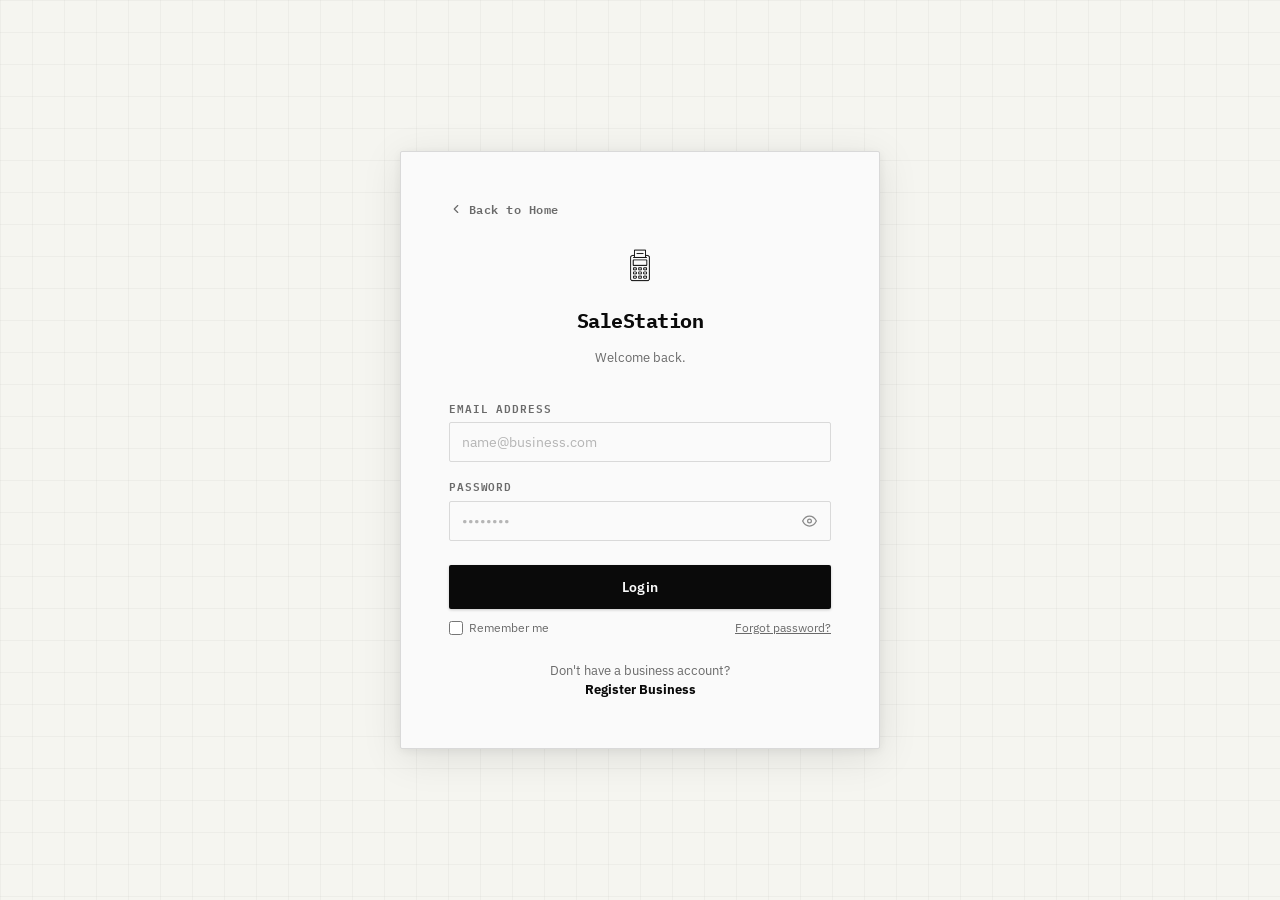
<file: app/index.html>
<!DOCTYPE html>
<html lang="en">

<head>
    <meta charset="UTF-8" />
    <meta name="viewport" content="width=device-width, initial-scale=1.0" />
    <title>SaleStation - Login</title>
    <link rel="preconnect" href="https://fonts.googleapis.com" />
    <link rel="dns-prefetch" href="https://js.paystack.co" />
    <link
        href="https://fonts.googleapis.com/css2?family=IBM+Plex+Mono:wght@400;500;600;700&family=IBM+Plex+Sans:wght@300;400;500;600;700&display=swap"
        rel="stylesheet" />
    <link rel="shortcut icon" href="../assets/icon.ico" type="image/x-icon">
    <!-- Paystack Inline JS - required for registration payment flow -->
    <script src="https://js.paystack.co/v1/inline.js"></script>
    <link rel="stylesheet" href="shared.css" />
    <style>
        body {
            visibility: hidden;
        }
    </style>
</head>

<body>
    <div id="auth-container">
        <!-- LOGIN -->
        <div id="login-page" class="auth-card">
            <div style="margin-bottom:16px">
                <a href="../index.html"
                    style="display:inline-flex;align-items:center;gap:6px;font-size:12px;color:var(--gray-500);text-decoration:none;font-family:var(--font-mono);font-weight:600;letter-spacing:.04em;transition:color .15s"
                    onmouseover="this.style.color='var(--black)'" onmouseout="this.style.color='var(--gray-500)'">
                    <svg width="14" height="14" fill="none" stroke="currentColor" stroke-width="2"
                        stroke-linecap="round" stroke-linejoin="round" viewBox="0 0 24 24">
                        <polyline points="15 18 9 12 15 6" />
                    </svg>
                    Back to Home
                </a>
            </div>
            <div class="auth-logo">
                <div class="auth-logo-icon"><img src="../assets/Logo-icon.png" alt="SaleStation"
                        style="width:36px;height:36px;object-fit:contain" /></div>
                <h1>SaleStation</h1>
                <p>Welcome back.</p>
            </div>
            <div class="form-group">
                <label class="form-label">Email Address</label>
                <input id="login-email" type="email" class="form-input" placeholder="name@business.com"
                    autocomplete="email" />
            </div>
            <div class="form-group">
                <label class="form-label">Password</label>
                <div class="pw-wrap">
                    <input id="login-password" type="password" class="form-input" placeholder="••••••••"
                        autocomplete="current-password" />
                    <button class="pw-toggle" type="button" onclick="togglePw('login-password')"><svg width="15"
                            height="15" fill="none" stroke="currentColor" stroke-width="2" viewBox="0 0 24 24">
                            <path d="M1 12s4-8 11-8 11 8 11 8-4 8-11 8-11-8-11-8z" />
                            <circle cx="12" cy="12" r="3" />
                        </svg></button>
                </div>
            </div>
            <button class="btn btn-primary btn-full btn-lg" style="margin-top:8px"
                onclick="handleLogin()">Login</button>
            <div style="display:flex;justify-content:space-between;align-items:center;margin-top:10px">
                <label
                    style="display:flex;align-items:center;gap:6px;font-size:12px;color:var(--gray-500);cursor:pointer;user-select:none">
                    <input type="checkbox" id="login-remember-me" style="width:14px;height:14px;cursor:pointer" />
                    Remember me
                </label>
                <a onclick="showForgotPassword()"
                    style="font-size:12px;color:var(--gray-500);cursor:pointer;text-decoration:underline">Forgot
                    password?</a>
            </div>
            <div class="auth-switch">Don't have a business account? <a onclick="showPage('register-page')"><br>Register
                    Business</a></div>
        </div>

        <!-- REGISTER STEP 1 -->
        <div id="register-page" class="auth-card hidden">
            <div style="margin-bottom:16px">
                <a href="../index.html"
                    style="display:inline-flex;align-items:center;gap:6px;font-size:12px;color:var(--gray-500);text-decoration:none;font-family:var(--font-mono);font-weight:600;letter-spacing:.04em;transition:color .15s"
                    onmouseover="this.style.color='var(--black)'" onmouseout="this.style.color='var(--gray-500)'">
                    <svg width="14" height="14" fill="none" stroke="currentColor" stroke-width="2"
                        stroke-linecap="round" stroke-linejoin="round" viewBox="0 0 24 24">
                        <polyline points="15 18 9 12 15 6" />
                    </svg>
                    Back to Home
                </a>
            </div>
            <div class="auth-logo">
                <div class="auth-logo-icon"><img src="../assets/Logo-icon.png" alt="SaleStation"
                        style="width:36px;height:36px;object-fit:contain" /></div>
                <h1>Register Business</h1>
                <p>Step 1 of 2 - Business Details</p>
            </div>
            <div class="form-group"><label class="form-label">Business Name <span
                        class="required-star">*</span></label><input id="reg-biz" type="text" class="form-input"
                    placeholder="Acme Corp" /></div>
            <div class="form-group"><label class="form-label">Owner Name <span
                        class="required-star">*</span></label><input id="reg-owner" type="text" class="form-input"
                    placeholder="John Doe" /></div>
            <div class="form-group"><label class="form-label">Email Address <span
                        class="required-star">*</span></label><input id="reg-email" type="email" class="form-input"
                    placeholder="owner@business.com" /></div>
            <div class="form-group">
                <label class="form-label">Password <span class="required-star">*</span></label>
                <div class="pw-wrap">
                    <input id="reg-password" type="password" class="form-input" placeholder="Min. 6 characters" />
                    <button class="pw-toggle" type="button" onclick="togglePw('reg-password')"><svg width="15"
                            height="15" fill="none" stroke="currentColor" stroke-width="2" viewBox="0 0 24 24">
                            <path d="M1 12s4-8 11-8 11 8 11 8-4 8-11 8-11-8-11-8z" />
                            <circle cx="12" cy="12" r="3" />
                        </svg></button>
                </div>
            </div>
            <div class="form-group">
                <label class="form-label">Confirm Password <span class="required-star">*</span></label>
                <div class="pw-wrap">
                    <input id="reg-password-confirm" type="password" class="form-input"
                        placeholder="Re-enter your password" />
                    <button class="pw-toggle" type="button" onclick="togglePw('reg-password-confirm')"><svg width="15"
                            height="15" fill="none" stroke="currentColor" stroke-width="2" viewBox="0 0 24 24">
                            <path d="M1 12s4-8 11-8 11 8 11 8-4 8-11 8-11-8-11-8z" />
                            <circle cx="12" cy="12" r="3" />
                        </svg></button>
                </div>
            </div>
            <div class="form-group">
                <label class="form-label">Country & Currency <span class="required-star">*</span></label>
                <select id="reg-currency" class="form-select" onchange="updatePlanPriceDisplay()">
                    <option value="ZAR|R|South Africa">🇿🇦 South Africa - ZAR (R)</option>
                    <option value="BWP|P|Botswana">🇧🇼 Botswana - BWP (P)</option>
                    <option value="LSL|M|Lesotho">🇱🇸 Lesotho - LSL (M)</option>
                    <option value="NAD|N$|Namibia">🇳🇦 Namibia - NAD (N$)</option>
                </select>
            </div>
            <div class="form-group">
                <label class="form-label">Business Type <span class="required-star">*</span></label>
                <select id="reg-biz-type" class="form-select">
                    <option value="">-- Select Business Type --</option>
                    <option value="restaurant">Restaurant</option>
                    <option value="retail">Retail</option>
                    <option value="other">Other</option>
                </select>
            </div>
            <label
                style="display:flex;align-items:flex-start;gap:8px;font-size:12px;color:var(--gray-500);cursor:pointer;user-select:none;margin-top:8px">
                <input type="checkbox" id="reg-terms-agree"
                    style="width:14px;height:14px;cursor:pointer;margin-top:2px" />
                <span>I have read and agree to the <a href="#" onclick="openTermsModal();return false;"
                        style="color:var(--black);font-weight:600;text-decoration:underline">Terms and Conditions</a>
                    <span class="required-star">*</span></span>
            </label>
            <label
                style="display:flex;align-items:flex-start;gap:8px;font-size:12px;color:var(--gray-500);cursor:pointer;user-select:none;margin-top:8px">
                <input type="checkbox" id="reg-privacy-agree"
                    style="width:14px;height:14px;cursor:pointer;margin-top:2px" />
                <span>I have read and agree to the <a href="#" onclick="openPrivacyPolicyModal();return false;"
                        style="color:var(--black);font-weight:600;text-decoration:underline">Privacy Policy</a>
                    <span class="required-star">*</span></span>
            </label>
            <button class="btn btn-primary btn-full btn-lg" style="margin-top:8px" onclick="goToPlanPage()">Next: Select
                Plan →</button>
            <div class="auth-switch">Already have an account? <a onclick="showPage('login-page')">Login</a></div>
        </div>

        <!-- REGISTER STEP 2 – Plan -->
        <div id="register-plan-page" class="auth-card hidden">
            <div style="margin-bottom:16px">
                <a href="../index.html"
                    style="display:inline-flex;align-items:center;gap:6px;font-size:12px;color:var(--gray-500);text-decoration:none;font-family:var(--font-mono);font-weight:600;letter-spacing:.04em;transition:color .15s"
                    onmouseover="this.style.color='var(--black)'" onmouseout="this.style.color='var(--gray-500)'">
                    <svg width="14" height="14" fill="none" stroke="currentColor" stroke-width="2"
                        stroke-linecap="round" stroke-linejoin="round" viewBox="0 0 24 24">
                        <polyline points="15 18 9 12 15 6" />
                    </svg>
                    Back to Home
                </a>
            </div>
            <div class="auth-logo">
                <h1>Choose Your Plan</h1>
                <p>Step 2 of 2 - Select the plan that fits your business</p>
            </div>
            <!-- Plan cards are populated by renderPlanCards() called after shared.js loads -->
            <div id="plan-cards-container"></div>
            <div style="display:flex;gap:10px;margin-top:16px">
                <button class="btn btn-outline btn-lg" style="flex:1" onclick="showPage('register-page')">←
                    Back</button>
                <button class="btn btn-primary btn-lg" style="flex:2" onclick="handleRegister(this)">Register & Pay
                    →</button>
            </div>
            <div class="auth-switch">Already have an account? <a onclick="showPage('login-page')">Login</a></div>
        </div>
    </div>

    <!-- MODAL -->
    <div id="modal-overlay" class="modal-overlay" onclick="closeModal(event)">
        <div class="modal" onclick="event.stopPropagation()">
            <div class="modal-header">
                <span class="modal-title" id="modal-title">Modal</span>
                <button class="modal-close" onclick="closeModal()"><svg width="16" height="16" fill="none"
                        stroke="currentColor" stroke-width="2" stroke-linecap="round" stroke-linejoin="round"
                        viewBox="0 0 24 24">
                        <line x1="18" y1="6" x2="6" y2="18" />
                        <line x1="6" y1="6" x2="18" y2="18" />
                    </svg></button>
            </div>
            <div class="modal-body" id="modal-body"></div>
        </div>
    </div>

    <!-- CONFIRM POPUP -->
    <div id="confirm-overlay" class="confirm-overlay">
        <div class="confirm-box">
            <h3 id="confirm-title">Confirm Action</h3>
            <p id="confirm-message"></p>
            <div class="confirm-actions">
                <button class="btn btn-outline" style="flex:1" id="confirm-cancel-btn">Cancel</button>
                <button class="btn btn-danger" style="flex:1" id="confirm-ok-btn">Confirm</button>
            </div>
        </div>
    </div>

    <div id="toast-container" role="status" aria-live="polite" aria-atomic="false"></div>
    <div id="toast-container-assertive" role="alert" aria-live="assertive" aria-atomic="true"
        style="position:fixed;bottom:-9999px;left:-9999px;width:1px;height:1px;overflow:hidden"></div>
    <div id="page-title-announce" role="status" aria-live="polite" aria-atomic="true"
        style="position:fixed;bottom:-9999px;left:-9999px;width:1px;height:1px;overflow:hidden"></div>

    <script src="shared.js"></script>
    <script src="auth.js"></script>
    <script>
        // Render plan cards from PLAN_LIMITS so index.html stays in sync
        // with shared.js (fixes issues #24 and #25).
        (function renderPlanCards() {
            const featureList = (plan) =>
                (PLAN_LIMITS[plan].features || []).map((f) => `<li>${f}</li>`).join("");
            document.getElementById("plan-cards-container").innerHTML = `
                <div id="plan-trial" class="plan-card" onclick="selectPlan('trial')">
                    <div class="plan-card-header">
                        <span class="plan-name">Trial <span class="plan-badge-tag trial-badge">7-Day Free</span></span>
                        <span class="plan-price" id="plan-price-trial">R0<span>/${PLAN_LIMITS.trial.durationDays} days</span></span>
                    </div>
                    <ul class="plan-features">${featureList("trial")}</ul>
                </div>
                <div id="plan-starter" class="plan-card selected" onclick="selectPlan('starter')">
                    <div class="plan-card-header">
                        <span class="plan-name">Starter</span>
                        <span class="plan-price" id="plan-price-starter">R${PLAN_LIMITS.starter.price}<span>/mo</span></span>
                    </div>
                    <ul class="plan-features">${featureList("starter")}</ul>
                </div>
                <div id="plan-premium" class="plan-card" onclick="selectPlan('premium')">
                    <div class="plan-card-header">
                        <span class="plan-name">Premium <span class="plan-badge-tag popular-badge">Popular</span></span>
                        <span class="plan-price" id="plan-price-premium">R${PLAN_LIMITS.premium.price}<span>/mo</span></span>
                    </div>
                    <ul class="plan-features">${featureList("premium")}</ul>
                </div>`;
            document.body.style.visibility = "visible";
        })();
    </script>
</body>

</html>
</file>
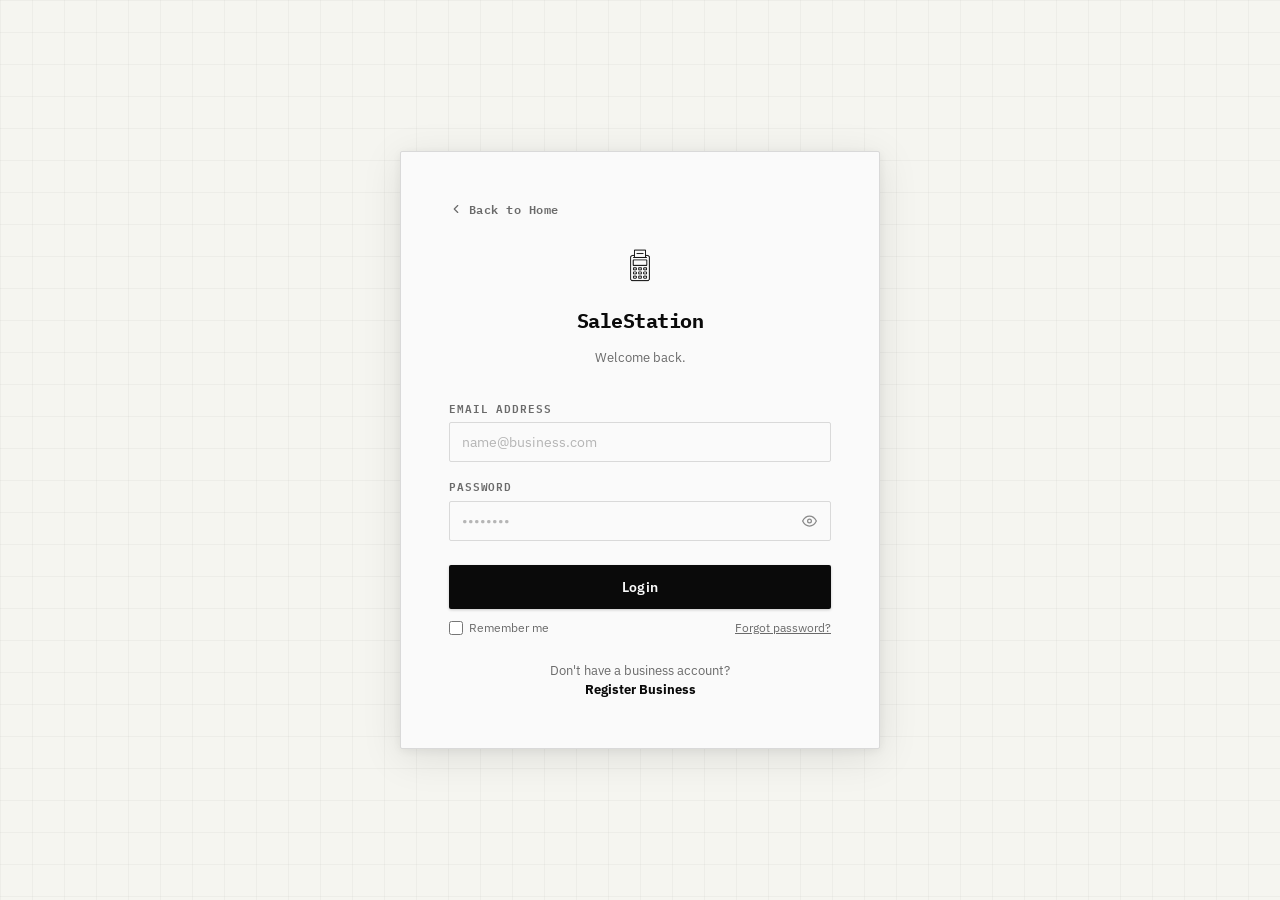
<file: auth.html>
<!DOCTYPE html>
<html lang="en">

<head>
    <meta charset="UTF-8" />
    <meta name="viewport" content="width=device-width, initial-scale=1.0" />
    <title>SaleStation - Login</title>
    <link rel="preconnect" href="https://fonts.googleapis.com" />
    <link
        href="https://fonts.googleapis.com/css2?family=IBM+Plex+Mono:wght@400;500;600;700&family=IBM+Plex+Sans:wght@300;400;500;600;700&display=swap"
        rel="stylesheet" />
    <link rel="shortcut icon" href="./icon.ico" type="image/x-icon">
    <!-- Paystack Inline JS - required for registration payment flow -->
    <script src="https://js.paystack.co/v1/inline.js"></script>
    <!-- Fix #15: Removed unnecessary SheetJS (~1MB) - auth page never generates Excel files -->
    <link rel="stylesheet" href="shared.css" />
    <!-- Fix #17: Added body visibility hidden to prevent FOUC, matching admin/cashier/super-admin -->
    <style>
        body {
            visibility: hidden;
        }
    </style>
</head>

<body>
    <div id="auth-container">
        <!-- LOGIN -->
        <div id="login-page" class="auth-card">
            <div style="margin-bottom:16px">
                <a href="index.html"
                    style="display:inline-flex;align-items:center;gap:6px;font-size:12px;color:var(--gray-500);text-decoration:none;font-family:var(--font-mono);font-weight:600;letter-spacing:.04em;transition:color .15s"
                    onmouseover="this.style.color='var(--black)'" onmouseout="this.style.color='var(--gray-500)'">
                    <svg width="14" height="14" fill="none" stroke="currentColor" stroke-width="2"
                        stroke-linecap="round" stroke-linejoin="round" viewBox="0 0 24 24">
                        <polyline points="15 18 9 12 15 6" />
                    </svg>
                    Back to Home
                </a>
            </div>
            <div class="auth-logo">
                <div class="auth-logo-icon"><img src="Logo-icon.png" alt="SaleStation"
                        style="width:36px;height:36px;object-fit:contain" /></div>
                <h1>SaleStation</h1>
                <p>Welcome back.</p>
            </div>
            <div class="form-group">
                <label class="form-label">Email Address</label>
                <input id="login-email" type="email" class="form-input" placeholder="name@business.com"
                    autocomplete="email" />
            </div>
            <div class="form-group">
                <label class="form-label">Password</label>
                <div class="pw-wrap">
                    <input id="login-password" type="password" class="form-input" placeholder="••••••••"
                        autocomplete="current-password" />
                    <button class="pw-toggle" type="button" onclick="togglePw('login-password')"><svg width="15"
                            height="15" fill="none" stroke="currentColor" stroke-width="2" viewBox="0 0 24 24">
                            <path d="M1 12s4-8 11-8 11 8 11 8-4 8-11 8-11-8-11-8z" />
                            <circle cx="12" cy="12" r="3" />
                        </svg></button>
                </div>
            </div>
            <button class="btn btn-primary btn-full btn-lg" style="margin-top:8px"
                onclick="handleLogin()">Login</button>
            <div style="display:flex;justify-content:space-between;align-items:center;margin-top:10px">
                <label
                    style="display:flex;align-items:center;gap:6px;font-size:12px;color:var(--gray-500);cursor:pointer;user-select:none">
                    <input type="checkbox" id="login-remember-me" style="width:14px;height:14px;cursor:pointer" />
                    Remember me
                </label>
                <a onclick="showForgotPassword()"
                    style="font-size:12px;color:var(--gray-500);cursor:pointer;text-decoration:underline">Forgot
                    password?</a>
            </div>
            <div class="auth-switch">Don't have a business account? <a onclick="showPage('register-page')"><br>Register
                    Business</a></div>
        </div>

        <!-- REGISTER STEP 1 -->
        <div id="register-page" class="auth-card hidden">
            <div style="margin-bottom:16px">
                <a href="index.html"
                    style="display:inline-flex;align-items:center;gap:6px;font-size:12px;color:var(--gray-500);text-decoration:none;font-family:var(--font-mono);font-weight:600;letter-spacing:.04em;transition:color .15s"
                    onmouseover="this.style.color='var(--black)'" onmouseout="this.style.color='var(--gray-500)'">
                    <svg width="14" height="14" fill="none" stroke="currentColor" stroke-width="2"
                        stroke-linecap="round" stroke-linejoin="round" viewBox="0 0 24 24">
                        <polyline points="15 18 9 12 15 6" />
                    </svg>
                    Back to Home
                </a>
            </div>
            <div class="auth-logo">
                <div class="auth-logo-icon"><img src="Logo-icon.png" alt="SaleStation"
                        style="width:36px;height:36px;object-fit:contain" /></div>
                <h1>Register Business</h1>
                <p>Step 1 of 2 - Business Details</p>
            </div>
            <div class="form-group"><label class="form-label">Business Name <span
                        class="required-star">*</span></label><input id="reg-biz" type="text" class="form-input"
                    placeholder="Acme Corp" /></div>
            <div class="form-group"><label class="form-label">Owner Name <span
                        class="required-star">*</span></label><input id="reg-owner" type="text" class="form-input"
                    placeholder="John Doe" /></div>
            <div class="form-group"><label class="form-label">Email Address <span
                        class="required-star">*</span></label><input id="reg-email" type="email" class="form-input"
                    placeholder="owner@business.com" /></div>
            <div class="form-group">
                <label class="form-label">Password <span class="required-star">*</span></label>
                <div class="pw-wrap">
                    <input id="reg-password" type="password" class="form-input" placeholder="Min. 6 characters" />
                    <button class="pw-toggle" type="button" onclick="togglePw('reg-password')"><svg width="15"
                            height="15" fill="none" stroke="currentColor" stroke-width="2" viewBox="0 0 24 24">
                            <path d="M1 12s4-8 11-8 11 8 11 8-4 8-11 8-11-8-11-8z" />
                            <circle cx="12" cy="12" r="3" />
                        </svg></button>
                </div>
            </div>
            <div class="form-group">
                <label class="form-label">Country & Currency <span class="required-star">*</span></label>
                <select id="reg-currency" class="form-select" onchange="updatePlanPriceDisplay()">
                    <option value="ZAR|R|South Africa">🇿🇦 South Africa - ZAR (R)</option>
                    <option value="BWP|P|Botswana">🇧🇼 Botswana - BWP (P)</option>
                    <option value="LSL|M|Lesotho">🇱🇸 Lesotho - LSL (M)</option>
                    <option value="NAD|N$|Namibia">🇳🇦 Namibia - NAD (N$)</option>
                </select>
            </div>
            <div class="form-group">
                <label class="form-label">Business Type <span class="required-star">*</span></label>
                <select id="reg-biz-type" class="form-select">
                    <option value="">-- Select Business Type --</option>
                    <option value="restaurant">Restaurant</option>
                    <option value="retail">Retail</option>
                    <option value="other">Other</option>
                </select>
            </div>
            <button class="btn btn-primary btn-full btn-lg" style="margin-top:8px" onclick="goToPlanPage()">Next: Select
                Plan →</button>
            <div class="auth-switch">Already have an account? <a onclick="showPage('login-page')">Login</a></div>
        </div>

        <!-- REGISTER STEP 2 – Plan -->
        <!-- Fix #24/#25: Plan cards now driven by PLAN_LIMITS.features via JS (updatePlanPriceDisplay)
             so they stay in sync with the single source of truth in shared.js. -->
        <div id="register-plan-page" class="auth-card hidden">
            <div style="margin-bottom:16px">
                <a href="index.html"
                    style="display:inline-flex;align-items:center;gap:6px;font-size:12px;color:var(--gray-500);text-decoration:none;font-family:var(--font-mono);font-weight:600;letter-spacing:.04em;transition:color .15s"
                    onmouseover="this.style.color='var(--black)'" onmouseout="this.style.color='var(--gray-500)'">
                    <svg width="14" height="14" fill="none" stroke="currentColor" stroke-width="2"
                        stroke-linecap="round" stroke-linejoin="round" viewBox="0 0 24 24">
                        <polyline points="15 18 9 12 15 6" />
                    </svg>
                    Back to Home
                </a>
            </div>
            <div class="auth-logo">
                <h1>Choose Your Plan</h1>
                <p>Step 2 of 2 - Select the plan that fits your business</p>
            </div>
            <!-- Plan cards are populated by renderPlanCards() called after shared.js loads -->
            <div id="plan-cards-container"></div>
            <div style="display:flex;gap:10px;margin-top:16px">
                <button class="btn btn-outline btn-lg" style="flex:1" onclick="showPage('register-page')">←
                    Back</button>
                <button class="btn btn-primary btn-lg" style="flex:2" onclick="handleRegister()">Register & Pay
                    →</button>
            </div>
            <div class="auth-switch">Already have an account? <a onclick="showPage('login-page')">Login</a></div>
        </div>
    </div>

    <!-- MODAL -->
    <div id="modal-overlay" class="modal-overlay" onclick="closeModal(event)">
        <div class="modal" onclick="event.stopPropagation()">
            <div class="modal-header">
                <span class="modal-title" id="modal-title">Modal</span>
                <button class="modal-close" onclick="closeModal()"><svg width="16" height="16" fill="none"
                        stroke="currentColor" stroke-width="2" stroke-linecap="round" stroke-linejoin="round"
                        viewBox="0 0 24 24">
                        <line x1="18" y1="6" x2="6" y2="18" />
                        <line x1="6" y1="6" x2="18" y2="18" />
                    </svg></button>
            </div>
            <div class="modal-body" id="modal-body"></div>
        </div>
    </div>

    <!-- CONFIRM POPUP -->
    <div id="confirm-overlay" class="confirm-overlay">
        <div class="confirm-box">
            <h3 id="confirm-title">Confirm Action</h3>
            <p id="confirm-message"></p>
            <div class="confirm-actions">
                <button class="btn btn-outline" style="flex:1" id="confirm-cancel-btn">Cancel</button>
                <button class="btn btn-danger" style="flex:1" id="confirm-ok-btn">Confirm</button>
            </div>
        </div>
    </div>

    <div id="toast-container" role="status" aria-live="polite" aria-atomic="false"></div>
    <div id="toast-container-assertive" role="alert" aria-live="assertive" aria-atomic="true"
        style="position:fixed;bottom:-9999px;left:-9999px;width:1px;height:1px;overflow:hidden"></div>
    <div id="page-title-announce" role="status" aria-live="polite" aria-atomic="true"
        style="position:fixed;bottom:-9999px;left:-9999px;width:1px;height:1px;overflow:hidden"></div>

    <script src="shared.js"></script>
    <script src="auth.js"></script>
    <script>
        // Render plan cards from PLAN_LIMITS so auth.html stays in sync
        // with shared.js (fixes issues #24 and #25).
        (function renderPlanCards() {
            const featureList = (plan) =>
                (PLAN_LIMITS[plan].features || []).map((f) => `<li>${f}</li>`).join("");
            document.getElementById("plan-cards-container").innerHTML = `
                <div id="plan-trial" class="plan-card" onclick="selectPlan('trial')">
                    <div class="plan-card-header">
                        <span class="plan-name">Trial <span class="plan-badge-tag trial-badge">7-Day Free</span></span>
                        <span class="plan-price" id="plan-price-trial">R0<span>/7 days</span></span>
                    </div>
                    <ul class="plan-features">${featureList("trial")}</ul>
                </div>
                <div id="plan-starter" class="plan-card selected" onclick="selectPlan('starter')">
                    <div class="plan-card-header">
                        <span class="plan-name">Starter</span>
                        <span class="plan-price" id="plan-price-starter">R${PLAN_LIMITS.starter.price}<span>/mo</span></span>
                    </div>
                    <ul class="plan-features">${featureList("starter")}</ul>
                </div>
                <div id="plan-premium" class="plan-card" onclick="selectPlan('premium')">
                    <div class="plan-card-header">
                        <span class="plan-name">Premium <span class="plan-badge-tag popular-badge">Popular</span></span>
                        <span class="plan-price" id="plan-price-premium">R${PLAN_LIMITS.premium.price}<span>/mo</span></span>
                    </div>
                    <ul class="plan-features">${featureList("premium")}</ul>
                </div>`;
            document.body.style.visibility = "visible";
        })();
    </script>
</body>

</html>
</file>
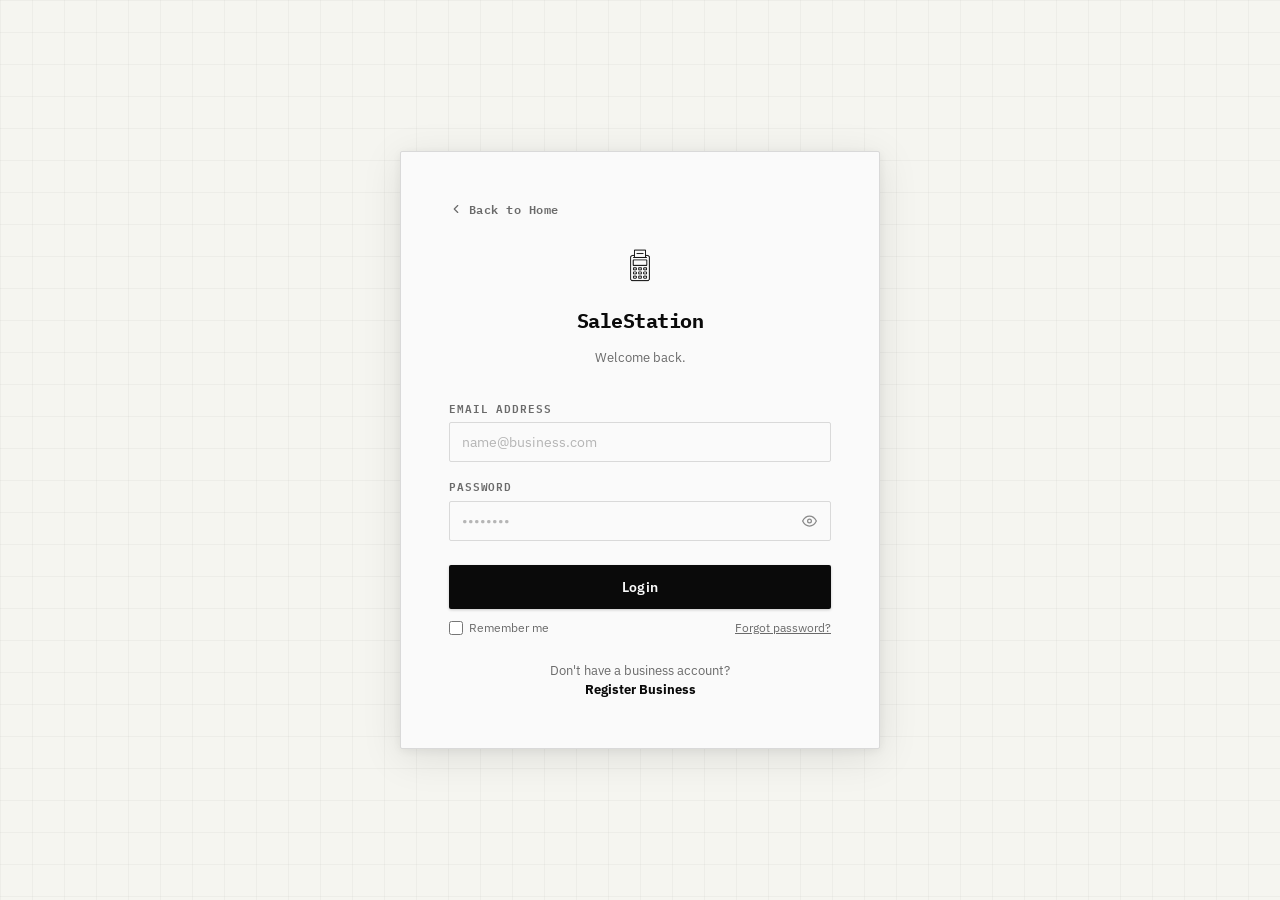
<file: cashier.html>
<!DOCTYPE html>
<html lang="en">

<head>
    <meta charset="UTF-8" />
    <meta name="viewport" content="width=device-width, initial-scale=1.0" />
    <title>SaleStation - POS</title>
    <link rel="preconnect" href="https://fonts.googleapis.com" />
    <link
        href="https://fonts.googleapis.com/css2?family=IBM+Plex+Mono:wght@400;500;600;700&family=IBM+Plex+Sans:wght@300;400;500;600;700&display=swap"
        rel="stylesheet" />
    <link rel="shortcut icon" href="./icon.ico" type="image/x-icon">
    <!-- Fix #16: Added Paystack script (was missing from cashier.html) -->
    <script src="https://js.paystack.co/v1/inline.js"></script>
    <link rel="stylesheet" href="shared.css" />
    <style>
        body {
            visibility: hidden;
        }
    </style>
</head>

<body>
    <div id="app-container">
        <div id="sidebar-overlay" onclick="closeMobileSidebar()"></div>
        <aside id="sidebar">
            <div class="sidebar-logo">
                <div class="sidebar-logo-inner">
                    <div class="sidebar-logo-icon"><img src="Logo-icon.png" alt="SaleStation"
                            style="width:22px;height:22px;object-fit:contain;filter:invert(1)" /></div>
                    <span class="sidebar-logo-text">SaleStation</span>
                </div>
                <button class="sidebar-close-btn" onclick="closeMobileSidebar()"><svg width="16" height="16" fill="none"
                        stroke="currentColor" stroke-width="2" stroke-linecap="round" stroke-linejoin="round"
                        viewBox="0 0 24 24">
                        <line x1="18" y1="6" x2="6" y2="18" />
                        <line x1="6" y1="6" x2="18" y2="18" />
                    </svg></button>
            </div>
            <nav class="sidebar-nav" id="sidebar-nav"></nav>
            <div class="sidebar-footer">
                <div class="nav-item" onclick="handleLogout()">
                    <svg width="18" height="18" fill="none" stroke="currentColor" stroke-width="2"
                        stroke-linecap="round" stroke-linejoin="round" viewBox="0 0 24 24">
                        <path d="M9 21H5a2 2 0 0 1-2-2V5a2 2 0 0 1 2-2h4" />
                        <polyline points="16 17 21 12 16 7" />
                        <line x1="21" y1="12" x2="9" y2="12" />
                    </svg>
                    <span class="nav-item-label">Logout</span>
                </div>
            </div>
        </aside>
        <div id="main-wrapper">
            <header id="topbar">
                <div class="topbar-left">
                    <button class="hamburger-btn" onclick="handleHamburger()"><svg width="16" height="16" fill="none"
                            stroke="currentColor" stroke-width="2" stroke-linecap="round" stroke-linejoin="round"
                            viewBox="0 0 24 24">
                            <line x1="3" y1="12" x2="21" y2="12" />
                            <line x1="3" y1="6" x2="21" y2="6" />
                            <line x1="3" y1="18" x2="21" y2="18" />
                        </svg></button>
                    <span class="topbar-title" id="topbar-title">POS</span>
                </div>
                <div class="topbar-right">
                    <div id="sub-status-badge"></div>
                    <div class="user-badge">
                        <div class="user-info">
                            <div class="user-info-name" id="topbar-user-name">User</div>
                            <div class="user-info-role" id="topbar-user-role">role</div>
                        </div>
                        <div class="user-avatar"><svg width="16" height="16" fill="none" stroke="#6a6a6a"
                                stroke-width="2" stroke-linecap="round" stroke-linejoin="round" viewBox="0 0 24 24">
                                <path d="M20 21v-2a4 4 0 0 0-4-4H8a4 4 0 0 0-4 4v2" />
                                <circle cx="12" cy="7" r="4" />
                            </svg></div>
                    </div>
                </div>
            </header>
            <div id="content-area"></div>
        </div>
    </div>

    <div id="modal-overlay" class="modal-overlay" onclick="closeModal(event)">
        <div class="modal" onclick="event.stopPropagation()">
            <div class="modal-header">
                <span class="modal-title" id="modal-title">Modal</span>
                <button class="modal-close" onclick="closeModal()"><svg width="16" height="16" fill="none"
                        stroke="currentColor" stroke-width="2" stroke-linecap="round" stroke-linejoin="round"
                        viewBox="0 0 24 24">
                        <line x1="18" y1="6" x2="6" y2="18" />
                        <line x1="6" y1="6" x2="18" y2="18" />
                    </svg></button>
            </div>
            <div class="modal-body" id="modal-body"></div>
        </div>
    </div>

    <div id="confirm-overlay" class="confirm-overlay">
        <div class="confirm-box">
            <h3 id="confirm-title">Confirm Action</h3>
            <p id="confirm-message"></p>
            <div class="confirm-actions">
                <button class="btn btn-outline" style="flex:1" id="confirm-cancel-btn">Cancel</button>
                <button class="btn btn-danger" style="flex:1" id="confirm-ok-btn">Confirm</button>
            </div>
        </div>
    </div>

    <div id="toast-container" role="status" aria-live="polite" aria-atomic="false"></div>
    <div id="toast-container-assertive" role="alert" aria-live="assertive" aria-atomic="true"
        style="position:fixed;bottom:-9999px;left:-9999px;width:1px;height:1px;overflow:hidden"></div>
    <div id="page-title-announce" role="status" aria-live="polite" aria-atomic="true"
        style="position:fixed;bottom:-9999px;left:-9999px;width:1px;height:1px;overflow:hidden"></div>

    <div id="session-warning">
        <div style="display:flex;align-items:center;justify-content:space-between;gap:12px;flex-wrap:wrap">
            <span>Session expiring in <strong id="session-countdown">2:00</strong></span>
            <button onclick="resetSessionTimer();document.getElementById('session-warning').classList.remove('show')"
                style="background:var(--black);color:var(--white);border:none;border-radius:2px;padding:4px 12px;font-size:12px;font-weight:700;cursor:pointer;white-space:nowrap;font-family:var(--font-main)">Stay
                Logged In</button>
        </div>
    </div>

    <script src="shared.js"></script>
    <script src="cashier.js"></script>
    <script>
        (function initCashier() {
            const store = getStore();
            if (!store.currentUser) { window.location.href = 'auth.html'; return; }
            if (store.currentUser.role === 'super-admin') { window.location.href = 'super-admin.html'; return; }
            if (store.currentUser.role === 'admin') { window.location.href = 'admin.html'; return; }
            currentUser = store.currentUser;
            if (currentUser.businessId) {
                const biz = store.businesses.find((b) => b.id === currentUser.businessId);
                if (biz && biz.status === 'inactive') {
                    updateStore((d) => ({ ...d, currentUser: null }));
                    window.location.href = 'auth.html'; return;
                }
                const st = getSubStatus(currentUser.businessId);
                if (st && !st.active) {
                    updateStore((d) => ({
                        ...d,
                        businesses: d.businesses.map((b) => b.id === currentUser.businessId ? { ...b, status: 'inactive' } : b),
                        currentUser: null,
                    }));
                    window.location.href = 'auth.html'; return;
                }
            }
            launchApp();
        })();
    </script>
</body>

</html>
</file>
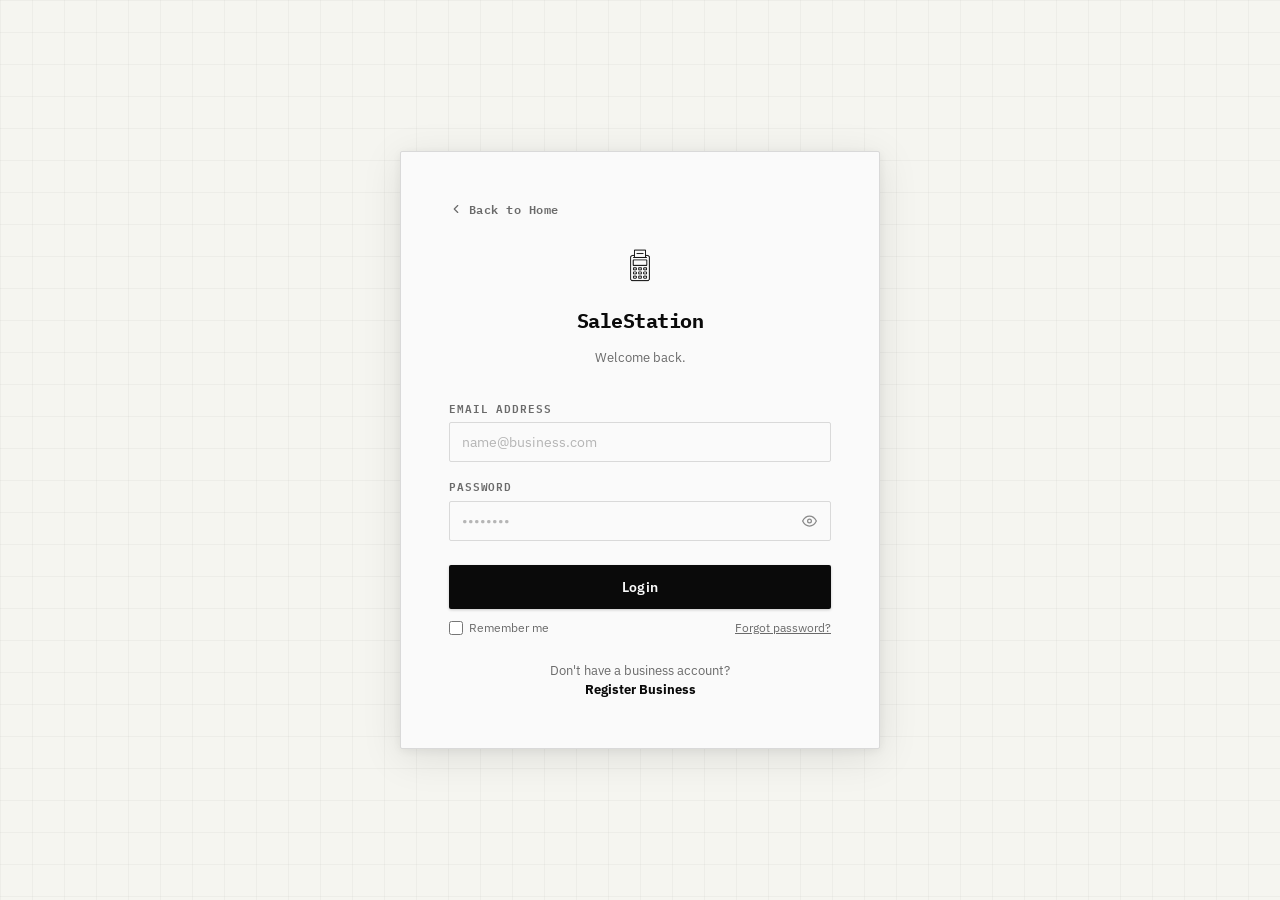
<file: app/auth.html>
<!DOCTYPE html>
<html lang="en">

<head>
    <meta charset="UTF-8" />
    <meta name="viewport" content="width=device-width, initial-scale=1.0" />
    <title>SaleStation - Login</title>
    <link rel="preconnect" href="https://fonts.googleapis.com" />
    <link
        href="https://fonts.googleapis.com/css2?family=IBM+Plex+Mono:wght@400;500;600;700&family=IBM+Plex+Sans:wght@300;400;500;600;700&display=swap"
        rel="stylesheet" />
    <link rel="shortcut icon" href="../assets/icon.ico" type="image/x-icon">
    <!-- Paystack Inline JS - required for registration payment flow -->
    <script src="https://js.paystack.co/v1/inline.js"></script>
    <!-- Fix #15: Removed unnecessary SheetJS (~1MB) - auth page never generates Excel files -->
    <link rel="stylesheet" href="shared.css" />
    <!-- Fix #17: Added body visibility hidden to prevent FOUC, matching admin/cashier/super-admin -->
    <style>
        body {
            visibility: hidden;
        }
    </style>
</head>

<body>
    <div id="auth-container">
        <!-- LOGIN -->
        <div id="login-page" class="auth-card">
            <div style="margin-bottom:16px">
                <a href="../index.html"
                    style="display:inline-flex;align-items:center;gap:6px;font-size:12px;color:var(--gray-500);text-decoration:none;font-family:var(--font-mono);font-weight:600;letter-spacing:.04em;transition:color .15s"
                    onmouseover="this.style.color='var(--black)'" onmouseout="this.style.color='var(--gray-500)'">
                    <svg width="14" height="14" fill="none" stroke="currentColor" stroke-width="2"
                        stroke-linecap="round" stroke-linejoin="round" viewBox="0 0 24 24">
                        <polyline points="15 18 9 12 15 6" />
                    </svg>
                    Back to Home
                </a>
            </div>
            <div class="auth-logo">
                <div class="auth-logo-icon"><img src="../assets/Logo-icon.png" alt="SaleStation"
                        style="width:36px;height:36px;object-fit:contain" /></div>
                <h1>SaleStation</h1>
                <p>Welcome back.</p>
            </div>
            <div class="form-group">
                <label class="form-label">Email Address</label>
                <input id="login-email" type="email" class="form-input" placeholder="name@business.com"
                    autocomplete="email" />
            </div>
            <div class="form-group">
                <label class="form-label">Password</label>
                <div class="pw-wrap">
                    <input id="login-password" type="password" class="form-input" placeholder="••••••••"
                        autocomplete="current-password" />
                    <button class="pw-toggle" type="button" onclick="togglePw('login-password')"><svg width="15"
                            height="15" fill="none" stroke="currentColor" stroke-width="2" viewBox="0 0 24 24">
                            <path d="M1 12s4-8 11-8 11 8 11 8-4 8-11 8-11-8-11-8z" />
                            <circle cx="12" cy="12" r="3" />
                        </svg></button>
                </div>
            </div>
            <button class="btn btn-primary btn-full btn-lg" style="margin-top:8px"
                onclick="handleLogin()">Login</button>
            <div style="display:flex;justify-content:space-between;align-items:center;margin-top:10px">
                <label
                    style="display:flex;align-items:center;gap:6px;font-size:12px;color:var(--gray-500);cursor:pointer;user-select:none">
                    <input type="checkbox" id="login-remember-me" style="width:14px;height:14px;cursor:pointer" />
                    Remember me
                </label>
                <a onclick="showForgotPassword()"
                    style="font-size:12px;color:var(--gray-500);cursor:pointer;text-decoration:underline">Forgot
                    password?</a>
            </div>
            <div class="auth-switch">Don't have a business account? <a onclick="showPage('register-page')"><br>Register
                    Business</a></div>
        </div>

        <!-- REGISTER STEP 1 -->
        <div id="register-page" class="auth-card hidden">
            <div style="margin-bottom:16px">
                <a href="../index.html"
                    style="display:inline-flex;align-items:center;gap:6px;font-size:12px;color:var(--gray-500);text-decoration:none;font-family:var(--font-mono);font-weight:600;letter-spacing:.04em;transition:color .15s"
                    onmouseover="this.style.color='var(--black)'" onmouseout="this.style.color='var(--gray-500)'">
                    <svg width="14" height="14" fill="none" stroke="currentColor" stroke-width="2"
                        stroke-linecap="round" stroke-linejoin="round" viewBox="0 0 24 24">
                        <polyline points="15 18 9 12 15 6" />
                    </svg>
                    Back to Home
                </a>
            </div>
            <div class="auth-logo">
                <div class="auth-logo-icon"><img src="../assets/Logo-icon.png" alt="SaleStation"
                        style="width:36px;height:36px;object-fit:contain" /></div>
                <h1>Register Business</h1>
                <p>Step 1 of 2 - Business Details</p>
            </div>
            <div class="form-group"><label class="form-label">Business Name <span
                        class="required-star">*</span></label><input id="reg-biz" type="text" class="form-input"
                    placeholder="Acme Corp" /></div>
            <div class="form-group"><label class="form-label">Owner Name <span
                        class="required-star">*</span></label><input id="reg-owner" type="text" class="form-input"
                    placeholder="John Doe" /></div>
            <div class="form-group"><label class="form-label">Email Address <span
                        class="required-star">*</span></label><input id="reg-email" type="email" class="form-input"
                    placeholder="owner@business.com" /></div>
            <div class="form-group">
                <label class="form-label">Password <span class="required-star">*</span></label>
                <div class="pw-wrap">
                    <input id="reg-password" type="password" class="form-input" placeholder="Min. 6 characters" />
                    <button class="pw-toggle" type="button" onclick="togglePw('reg-password')"><svg width="15"
                            height="15" fill="none" stroke="currentColor" stroke-width="2" viewBox="0 0 24 24">
                            <path d="M1 12s4-8 11-8 11 8 11 8-4 8-11 8-11-8-11-8z" />
                            <circle cx="12" cy="12" r="3" />
                        </svg></button>
                </div>
            </div>
            <div class="form-group">
                <label class="form-label">Confirm Password <span class="required-star">*</span></label>
                <div class="pw-wrap">
                    <input id="reg-password-confirm" type="password" class="form-input"
                        placeholder="Re-enter your password" />
                    <button class="pw-toggle" type="button" onclick="togglePw('reg-password-confirm')"><svg width="15"
                            height="15" fill="none" stroke="currentColor" stroke-width="2" viewBox="0 0 24 24">
                            <path d="M1 12s4-8 11-8 11 8 11 8-4 8-11 8-11-8-11-8z" />
                            <circle cx="12" cy="12" r="3" />
                        </svg></button>
                </div>
            </div>
            <div class="form-group">
                <label class="form-label">Country & Currency <span class="required-star">*</span></label>
                <select id="reg-currency" class="form-select" onchange="updatePlanPriceDisplay()">
                    <option value="ZAR|R|South Africa">🇿🇦 South Africa - ZAR (R)</option>
                    <option value="BWP|P|Botswana">🇧🇼 Botswana - BWP (P)</option>
                    <option value="LSL|M|Lesotho">🇱🇸 Lesotho - LSL (M)</option>
                    <option value="NAD|N$|Namibia">🇳🇦 Namibia - NAD (N$)</option>
                </select>
            </div>
            <div class="form-group">
                <label class="form-label">Business Type <span class="required-star">*</span></label>
                <select id="reg-biz-type" class="form-select">
                    <option value="">-- Select Business Type --</option>
                    <option value="restaurant">Restaurant</option>
                    <option value="retail">Retail</option>
                    <option value="other">Other</option>
                </select>
            </div>
            <button class="btn btn-primary btn-full btn-lg" style="margin-top:8px" onclick="goToPlanPage()">Next: Select
                Plan →</button>
            <div class="auth-switch">Already have an account? <a onclick="showPage('login-page')">Login</a></div>
        </div>

        <!-- REGISTER STEP 2 – Plan -->
        <!-- Fix #24/#25: Plan cards now driven by PLAN_LIMITS.features via JS (updatePlanPriceDisplay)
             so they stay in sync with the single source of truth in shared.js. -->
        <div id="register-plan-page" class="auth-card hidden">
            <div style="margin-bottom:16px">
                <a href="../index.html"
                    style="display:inline-flex;align-items:center;gap:6px;font-size:12px;color:var(--gray-500);text-decoration:none;font-family:var(--font-mono);font-weight:600;letter-spacing:.04em;transition:color .15s"
                    onmouseover="this.style.color='var(--black)'" onmouseout="this.style.color='var(--gray-500)'">
                    <svg width="14" height="14" fill="none" stroke="currentColor" stroke-width="2"
                        stroke-linecap="round" stroke-linejoin="round" viewBox="0 0 24 24">
                        <polyline points="15 18 9 12 15 6" />
                    </svg>
                    Back to Home
                </a>
            </div>
            <div class="auth-logo">
                <h1>Choose Your Plan</h1>
                <p>Step 2 of 2 - Select the plan that fits your business</p>
            </div>
            <!-- Plan cards are populated by renderPlanCards() called after shared.js loads -->
            <div id="plan-cards-container"></div>
            <div style="display:flex;gap:10px;margin-top:16px">
                <button class="btn btn-outline btn-lg" style="flex:1" onclick="showPage('register-page')">←
                    Back</button>
                <button class="btn btn-primary btn-lg" style="flex:2" onclick="handleRegister()">Register & Pay
                    →</button>
            </div>
            <div class="auth-switch">Already have an account? <a onclick="showPage('login-page')">Login</a></div>
        </div>
    </div>

    <!-- MODAL -->
    <div id="modal-overlay" class="modal-overlay" onclick="closeModal(event)">
        <div class="modal" onclick="event.stopPropagation()">
            <div class="modal-header">
                <span class="modal-title" id="modal-title">Modal</span>
                <button class="modal-close" onclick="closeModal()"><svg width="16" height="16" fill="none"
                        stroke="currentColor" stroke-width="2" stroke-linecap="round" stroke-linejoin="round"
                        viewBox="0 0 24 24">
                        <line x1="18" y1="6" x2="6" y2="18" />
                        <line x1="6" y1="6" x2="18" y2="18" />
                    </svg></button>
            </div>
            <div class="modal-body" id="modal-body"></div>
        </div>
    </div>

    <!-- CONFIRM POPUP -->
    <div id="confirm-overlay" class="confirm-overlay">
        <div class="confirm-box">
            <h3 id="confirm-title">Confirm Action</h3>
            <p id="confirm-message"></p>
            <div class="confirm-actions">
                <button class="btn btn-outline" style="flex:1" id="confirm-cancel-btn">Cancel</button>
                <button class="btn btn-danger" style="flex:1" id="confirm-ok-btn">Confirm</button>
            </div>
        </div>
    </div>

    <div id="toast-container" role="status" aria-live="polite" aria-atomic="false"></div>
    <div id="toast-container-assertive" role="alert" aria-live="assertive" aria-atomic="true"
        style="position:fixed;bottom:-9999px;left:-9999px;width:1px;height:1px;overflow:hidden"></div>
    <div id="page-title-announce" role="status" aria-live="polite" aria-atomic="true"
        style="position:fixed;bottom:-9999px;left:-9999px;width:1px;height:1px;overflow:hidden"></div>

    <script src="shared.js"></script>
    <script src="auth.js"></script>
    <script>
        // Render plan cards from PLAN_LIMITS so auth.html stays in sync
        // with shared.js (fixes issues #24 and #25).
        (function renderPlanCards() {
            const featureList = (plan) =>
                (PLAN_LIMITS[plan].features || []).map((f) => `<li>${f}</li>`).join("");
            document.getElementById("plan-cards-container").innerHTML = `
                <div id="plan-trial" class="plan-card" onclick="selectPlan('trial')">
                    <div class="plan-card-header">
                        <span class="plan-name">Trial <span class="plan-badge-tag trial-badge">7-Day Free</span></span>
                        <span class="plan-price" id="plan-price-trial">R0<span>/7 days</span></span>
                    </div>
                    <ul class="plan-features">${featureList("trial")}</ul>
                </div>
                <div id="plan-starter" class="plan-card selected" onclick="selectPlan('starter')">
                    <div class="plan-card-header">
                        <span class="plan-name">Starter</span>
                        <span class="plan-price" id="plan-price-starter">R${PLAN_LIMITS.starter.price}<span>/mo</span></span>
                    </div>
                    <ul class="plan-features">${featureList("starter")}</ul>
                </div>
                <div id="plan-premium" class="plan-card" onclick="selectPlan('premium')">
                    <div class="plan-card-header">
                        <span class="plan-name">Premium <span class="plan-badge-tag popular-badge">Popular</span></span>
                        <span class="plan-price" id="plan-price-premium">R${PLAN_LIMITS.premium.price}<span>/mo</span></span>
                    </div>
                    <ul class="plan-features">${featureList("premium")}</ul>
                </div>`;
            document.body.style.visibility = "visible";
        })();
    </script>
</body>

</html>
</file>
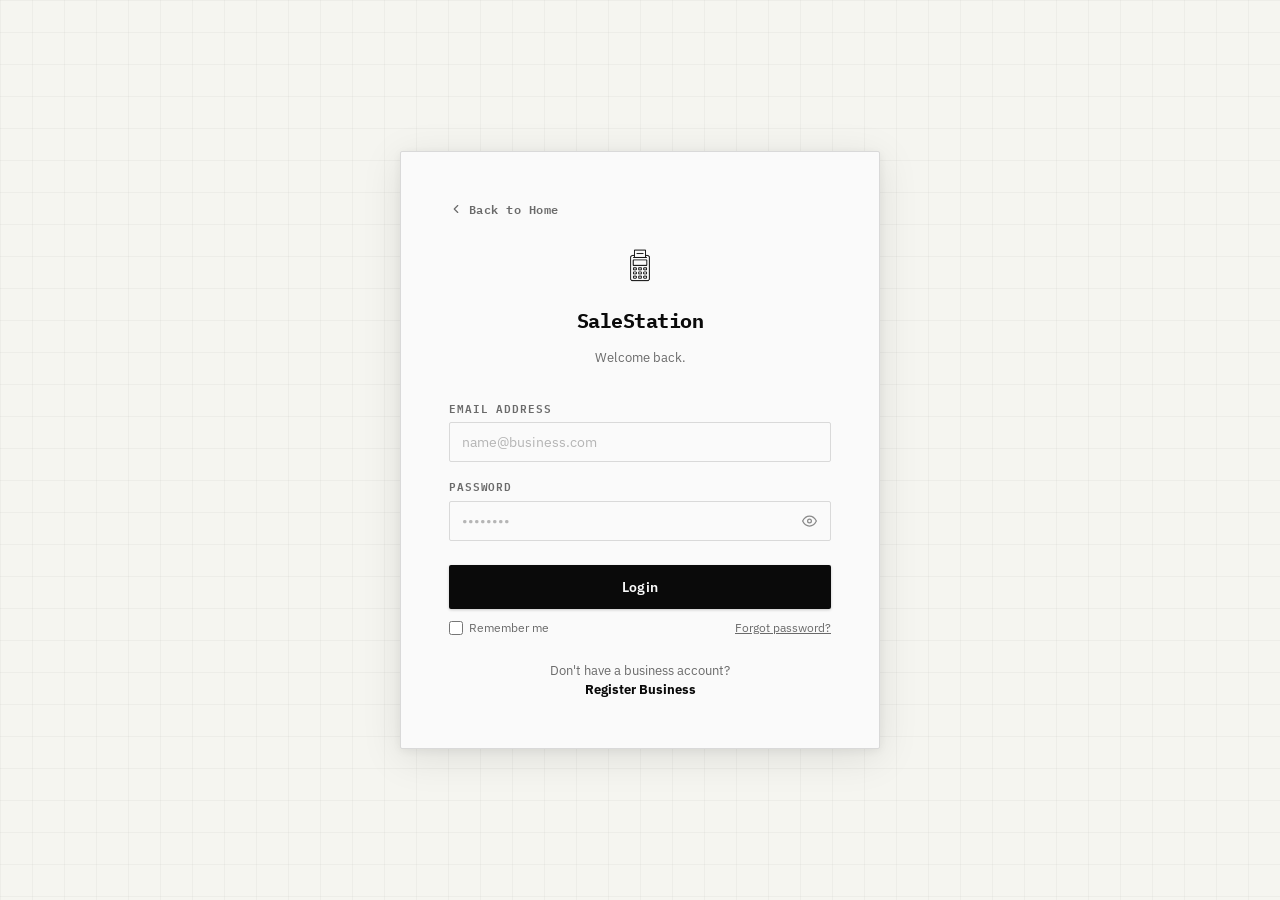
<file: app/cashier.html>
<!DOCTYPE html>
<html lang="en">

<head>
    <meta charset="UTF-8" />
    <meta name="viewport" content="width=device-width, initial-scale=1.0" />
    <title>SaleStation - POS</title>
    <link rel="preconnect" href="https://fonts.googleapis.com" />
    <link rel="dns-prefetch" href="https://js.paystack.co" />
    <link
        href="https://fonts.googleapis.com/css2?family=IBM+Plex+Mono:wght@400;500;600;700&family=IBM+Plex+Sans:wght@300;400;500;600;700&display=swap"
        rel="stylesheet" />
    <link rel="shortcut icon" href="../assets/icon.ico" type="image/x-icon">
    <script src="https://js.paystack.co/v1/inline.js"></script>
    <link rel="stylesheet" href="shared.css" />
    <style>
        body {
            visibility: hidden;
        }
    </style>
</head>

<body>
    <div id="app-container">
        <div id="sidebar-overlay" onclick="closeMobileSidebar()"></div>
        <aside id="sidebar">
            <div class="sidebar-logo">
                <div class="sidebar-logo-inner">
                    <div class="sidebar-logo-icon"><img src="../assets/Logo-icon.png" alt="SaleStation"
                            style="width:22px;height:22px;object-fit:contain;filter:invert(1)" /></div>
                    <span class="sidebar-logo-text">SaleStation</span>
                </div>
                <button class="sidebar-close-btn" onclick="closeMobileSidebar()"><svg width="16" height="16" fill="none"
                        stroke="currentColor" stroke-width="2" stroke-linecap="round" stroke-linejoin="round"
                        viewBox="0 0 24 24">
                        <line x1="18" y1="6" x2="6" y2="18" />
                        <line x1="6" y1="6" x2="18" y2="18" />
                    </svg></button>
            </div>
            <nav class="sidebar-nav" id="sidebar-nav"></nav>
            <div class="sidebar-footer">
                <div class="nav-item" onclick="handleLogout()">
                    <svg width="18" height="18" fill="none" stroke="currentColor" stroke-width="2"
                        stroke-linecap="round" stroke-linejoin="round" viewBox="0 0 24 24">
                        <path d="M9 21H5a2 2 0 0 1-2-2V5a2 2 0 0 1 2-2h4" />
                        <polyline points="16 17 21 12 16 7" />
                        <line x1="21" y1="12" x2="9" y2="12" />
                    </svg>
                    <span class="nav-item-label">Logout</span>
                </div>
            </div>
        </aside>
        <div id="main-wrapper">
            <header id="topbar">
                <div class="topbar-left">
                    <button class="hamburger-btn" onclick="handleHamburger()"><svg width="16" height="16" fill="none"
                            stroke="currentColor" stroke-width="2" stroke-linecap="round" stroke-linejoin="round"
                            viewBox="0 0 24 24">
                            <line x1="3" y1="12" x2="21" y2="12" />
                            <line x1="3" y1="6" x2="21" y2="6" />
                            <line x1="3" y1="18" x2="21" y2="18" />
                        </svg></button>
                    <span class="topbar-title" id="topbar-title">POS</span>
                </div>
                <div class="topbar-right">
                    <div id="sub-status-badge"></div>
                    <div class="user-badge">
                        <div class="user-info">
                            <div class="user-info-name" id="topbar-user-name">User</div>
                            <div class="user-info-role" id="topbar-user-role">role</div>
                        </div>
                        <div class="user-avatar"><svg width="16" height="16" fill="none" stroke="#6a6a6a"
                                stroke-width="2" stroke-linecap="round" stroke-linejoin="round" viewBox="0 0 24 24">
                                <path d="M20 21v-2a4 4 0 0 0-4-4H8a4 4 0 0 0-4 4v2" />
                                <circle cx="12" cy="7" r="4" />
                            </svg></div>
                    </div>
                </div>
            </header>
            <div id="content-area"></div>
        </div>
    </div>

    <div id="modal-overlay" class="modal-overlay" onclick="closeModal(event)">
        <div class="modal" onclick="event.stopPropagation()">
            <div class="modal-header">
                <span class="modal-title" id="modal-title">Modal</span>
                <button class="modal-close" onclick="closeModal()"><svg width="16" height="16" fill="none"
                        stroke="currentColor" stroke-width="2" stroke-linecap="round" stroke-linejoin="round"
                        viewBox="0 0 24 24">
                        <line x1="18" y1="6" x2="6" y2="18" />
                        <line x1="6" y1="6" x2="18" y2="18" />
                    </svg></button>
            </div>
            <div class="modal-body" id="modal-body"></div>
        </div>
    </div>

    <div id="confirm-overlay" class="confirm-overlay">
        <div class="confirm-box">
            <h3 id="confirm-title">Confirm Action</h3>
            <p id="confirm-message"></p>
            <div class="confirm-actions">
                <button class="btn btn-outline" style="flex:1" id="confirm-cancel-btn">Cancel</button>
                <button class="btn btn-danger" style="flex:1" id="confirm-ok-btn">Confirm</button>
            </div>
        </div>
    </div>

    <div id="toast-container" role="status" aria-live="polite" aria-atomic="false"></div>
    <div id="toast-container-assertive" role="alert" aria-live="assertive" aria-atomic="true"
        style="position:fixed;bottom:-9999px;left:-9999px;width:1px;height:1px;overflow:hidden"></div>
    <div id="page-title-announce" role="status" aria-live="polite" aria-atomic="true"
        style="position:fixed;bottom:-9999px;left:-9999px;width:1px;height:1px;overflow:hidden"></div>

    <div id="session-warning">
        <div style="display:flex;align-items:center;justify-content:space-between;gap:12px;flex-wrap:wrap">
            <span>Session expiring in <strong id="session-countdown">2:00</strong></span>
            <button onclick="resetSessionTimer();document.getElementById('session-warning').classList.remove('show')"
                style="background:var(--black);color:var(--white);border:none;border-radius:2px;padding:4px 12px;font-size:12px;font-weight:700;cursor:pointer;white-space:nowrap;font-family:var(--font-main)">Stay
                Logged In</button>
        </div>
    </div>

    <script src="shared.js"></script>
    <script src="tabs/items.js"></script>
    <script src="tabs/pos.js"></script>
    <script src="tabs/contact.js"></script>
    <script src="tabs/settings.js"></script>
    <script src="tabs/cashier-orders.js"></script>
    <script>
        (function initCashier() {
            const store = getStore();
            if (!store.currentUser) { window.location.replace('index.html'); return; }
            if (store.currentUser.role === 'super-admin') { window.location.replace('super-admin.html'); return; }
            if (store.currentUser.role === 'admin') { window.location.replace('admin.html'); return; }
            currentUser = store.currentUser;
            if (currentUser.businessId) {
                const biz = store.businesses.find((b) => b.id === currentUser.businessId);
                if (biz && biz.status === 'inactive') {
                    updateStore((d) => ({ ...d, currentUser: null }));
                    window.location.replace('index.html'); return;
                }
                const st = getSubStatus(currentUser.businessId);
                if (st && !st.active) {
                    updateStore((d) => ({
                        ...d,
                        businesses: d.businesses.map((b) => b.id === currentUser.businessId ? { ...b, status: 'inactive' } : b),
                        currentUser: null,
                    }));
                    window.location.replace('index.html'); return;
                }
            }
            launchApp();
        })();
    </script>
</body>

</html>
</file>
<file: styles.css>
*,
*::before,
*::after {
  box-sizing: border-box;
  margin: 0;
  padding: 0;
}

:root {
  --black: #0a0a0a;
  --white: #fafafa;
  --gray-50: #f5f5f0;
  --gray-100: #ebebeb;
  --gray-200: #d9d9d9;
  --gray-300: #b5b5b5;
  --gray-400: #8a8a8a;
  --gray-500: #6a6a6a;
  --gray-600: #484848;
  --gray-800: #1f1f1f;
  --gray-900: #141414;
  --green: #1a7a4a;
  --blue: #1444a4;
  --blue-bg: #e8eefa;
  --accent: #d4a017;
  --red: #c1121f;
  --radius: 2px;
  --font-main: "IBM Plex Sans", sans-serif;
  --font-mono: "IBM Plex Mono", monospace;
  --shadow-sm: 0 1px 3px rgba(0, 0, 0, 0.08);
  --shadow-md: 0 4px 16px rgba(0, 0, 0, 0.08);
  --shadow-lg: 0 12px 32px rgba(0, 0, 0, 0.12);
  --sidebar-width: 240px;
}

body {
  font-family: var(--font-main);
  background: var(--white);
  color: var(--black);
  line-height: 1.6;
  -webkit-font-smoothing: antialiased;
  scroll-behavior: smooth;
}

.container {
  width: 100%;
  max-width: 1100px;
  margin: 0 auto;
  padding: 0 24px;
}

h1,
h2,
h3 {
  font-family: var(--font-mono);
  font-weight: 700;
  line-height: 1.2;
}

.text-muted {
  color: var(--gray-500);
}

.text-center {
  text-align: center;
}

/* BUTTONS */
.btn {
  display: inline-flex;
  align-items: center;
  justify-content: center;
  gap: 8px;
  padding: 0 20px;
  height: 44px;
  border-radius: var(--radius);
  font-family: var(--font-main);
  font-size: 14px;
  font-weight: 600;
  cursor: pointer;
  border: none;
  transition: all 0.2s;
  text-decoration: none;
  white-space: nowrap;
}

.btn-primary {
  background: var(--black);
  color: var(--white);
}

.btn-primary:hover {
  background: var(--gray-800);
}

.btn-outline {
  background: transparent;
  color: var(--black);
  border: 1px solid var(--gray-400);
}

.btn-outline:hover {
  border-color: var(--black);
  background: var(--gray-50);
}

.btn-lg {
  height: 52px;
  padding: 0 32px;
  font-size: 15px;
}

.btn-full {
  width: 100%;
}

/* ── NAVBAR ── */
header {
  position: fixed;
  top: 0;
  left: 0;
  right: 0;
  height: 56px;
  background: rgba(250, 250, 250, 0.95);
  backdrop-filter: blur(8px);
  border-bottom: 1px solid var(--gray-100);
  z-index: 300;
  display: flex;
  align-items: center;
}

.nav-inner {
  display: flex;
  justify-content: space-between;
  align-items: center;
  width: 100%;
}

.logo {
  display: flex;
  align-items: center;
  gap: 10px;
  font-family: var(--font-mono);
  font-weight: 700;
  font-size: 16px;
  text-decoration: none;
  color: var(--black);
}

.logo-icon {
  width: 32px;
  height: 32px;
  border-radius: var(--radius);
  display: flex;
  align-items: center;
  justify-content: center;
}

.nav-links a.nav-link.active {
  color: var(--black);
  font-weight: 600;
}

/* Desktop nav links */
.nav-links {
  display: flex;
  gap: 20px;
  align-items: center;
}

.nav-links a.nav-link {
  color: var(--gray-500);
  text-decoration: none;
  font-size: 13px;
  font-weight: 500;
  transition: color 0.2s;
}

.nav-links a.nav-link:hover {
  color: var(--black);
}

/* Hamburger button - always visible on mobile */
.hamburger-btn {
  display: none;
  align-items: center;
  justify-content: center;
  width: 36px;
  height: 36px;
  background: none;
  border: 1px solid var(--gray-200);
  border-radius: var(--radius);
  cursor: pointer;
  color: var(--gray-600);
  transition: all 0.15s;
}

.hamburger-btn:hover {
  background: var(--gray-100);
  color: var(--black);
}

@media (max-width: 768px) {
  .hamburger-btn {
    display: flex;
  }

  .nav-links .hide-mobile {
    display: none;
  }
}

/* ── MOBILE SIDEBAR ── */
#sidebar-overlay {
  display: none;
  position: fixed;
  inset: 0;
  background: rgba(0, 0, 0, 0.5);
  z-index: 399;
}

#sidebar-overlay.open {
  display: block;
}

#mobile-sidebar {
  position: fixed;
  top: 0;
  left: 0;
  bottom: 0;
  width: var(--sidebar-width);
  background: var(--black);
  color: var(--white);
  z-index: 400;
  display: flex;
  flex-direction: column;
  transform: translateX(-100%);
  transition: transform 0.25s ease;
}

#mobile-sidebar.open {
  transform: translateX(0);
}

.sidebar-logo {
  display: flex;
  align-items: center;
  justify-content: space-between;
  padding: 20px 16px;
  border-bottom: 1px solid rgba(255, 255, 255, 0.07);
}

.sidebar-logo-inner {
  display: flex;
  align-items: center;
  gap: 10px;
}

.sidebar-logo-icon {
  width: 32px;
  height: 32px;
  border-radius: var(--radius);
  display: flex;
  align-items: center;
  justify-content: center;
  flex-shrink: 0;
}

.sidebar-logo-text {
  font-family: var(--font-mono);
  font-size: 15px;
  font-weight: 700;
  color: var(--white);
}

.sidebar-close-btn {
  background: none;
  border: none;
  color: rgba(255, 255, 255, 0.5);
  cursor: pointer;
  padding: 4px;
  border-radius: var(--radius);
  display: flex;
}

.sidebar-close-btn:hover {
  color: var(--white);
  background: rgba(255, 255, 255, 0.1);
}

.sidebar-nav {
  flex: 1;
  padding: 12px 8px;
  overflow-y: auto;
}

.nav-section-label {
  font-size: 9px;
  font-weight: 700;
  text-transform: uppercase;
  letter-spacing: 0.12em;
  color: rgba(255, 255, 255, 0.25);
  font-family: var(--font-mono);
  padding: 12px 10px 4px;
}

.sidebar-nav-item {
  display: flex;
  align-items: center;
  gap: 10px;
  padding: 10px 10px;
  border-radius: var(--radius);
  cursor: pointer;
  color: rgba(255, 255, 255, 0.55);
  transition: all 0.15s;
  margin-bottom: 2px;
  text-decoration: none;
  font-size: 13px;
  font-weight: 500;
}

.sidebar-nav-item:hover {
  background: rgba(255, 255, 255, 0.07);
  color: rgba(255, 255, 255, 0.9);
}

.sidebar-nav-item.active {
  background: var(--white);
  color: var(--black);
  font-weight: 600;
}

.sidebar-nav-item svg {
  min-width: 18px;
}

.sidebar-footer {
  padding: 16px;
  border-top: 1px solid rgba(255, 255, 255, 0.07);
}

.sidebar-footer .btn {
  width: 100%;
  justify-content: center;
}

/* ── HERO ── */
.hero {
  padding: 120px 0 80px;
  text-align: center;
  background: var(--gray-50);
  background-image: linear-gradient(rgba(0, 0, 0, 0.03) 1px, transparent 1px),
    linear-gradient(90deg, rgba(0, 0, 0, 0.03) 1px, transparent 1px);
  background-size: 32px 32px;
}

.hero h1 {
  font-size: clamp(32px, 5vw, 54px);
  margin-bottom: 20px;
  letter-spacing: -1px;
}

.hero p {
  font-size: 17px;
  color: var(--gray-500);
  max-width: 580px;
  margin: 0 auto 32px;
}

.hero-cta {
  display: flex;
  justify-content: center;
  gap: 12px;
  flex-wrap: wrap;
}

/* DASHBOARD SCREENSHOT in hero */
.hero-mockup {
  margin-top: 56px;
  max-width: 960px;
  margin-left: auto;
  margin-right: auto;
  border-radius: 6px;
  border: 1px solid var(--gray-200);
  box-shadow: var(--shadow-lg);
  background: var(--white);
  overflow: hidden;
}

.mockup-header {
  height: 36px;
  background: var(--gray-100);
  border-bottom: 1px solid var(--gray-200);
  display: flex;
  align-items: center;
  padding: 0 14px;
  gap: 6px;
}

.hero-mockup img {
  width: 100%;
  display: block;
  object-fit: cover;
}

/* ── OVERVIEW ── */
.overview {
  padding: 100px 0;
  background: var(--white);
}

.section-header {
  text-align: center;
  margin-bottom: 56px;
}

.section-header h2 {
  font-size: 30px;
  margin-bottom: 12px;
}

.overview-grid {
  display: grid;
  grid-template-columns: 1fr 1fr;
  gap: 60px;
  align-items: center;
  margin-bottom: 80px;
}

.overview-grid:nth-child(even) {
  direction: rtl;
}

.overview-grid:nth-child(even) > * {
  direction: ltr;
}

.overview-text h2 {
  font-size: 28px;
  margin-bottom: 16px;
}

.overview-text p {
  font-size: 15px;
  color: var(--gray-500);
  margin-bottom: 16px;
}

.overview-image {
  background: var(--gray-50);
  border: 1px solid var(--gray-100);
  border-radius: var(--radius);
  padding: 40px;
  text-align: center;
  box-shadow: var(--shadow-sm);
}

@media (max-width: 768px) {
  .overview-grid {
    grid-template-columns: 1fr;
    gap: 32px;
  }

  .overview-grid:nth-child(even) {
    direction: ltr;
  }
}

/* ── STEPS ── */
.steps {
  padding: 80px 0;
  background: var(--gray-50);
}

.steps-grid {
  display: grid;
  grid-template-columns: repeat(auto-fit, minmax(280px, 1fr));
  gap: 32px;
}

.step-card {
  padding: 32px;
  border: 1px solid var(--gray-200);
  border-radius: var(--radius);
  background: var(--white);
  box-shadow: var(--shadow-sm);
}

.step-number {
  font-family: var(--font-mono);
  font-size: 48px;
  font-weight: 700;
  color: var(--gray-200);
  margin-bottom: 16px;
  line-height: 1;
}

.step-card h3 {
  font-size: 17px;
  margin-bottom: 8px;
}

.step-card p {
  font-size: 13px;
  color: var(--gray-500);
}

/* ── FEATURES ── */
.features {
  padding: 100px 0;
  background: var(--black);
  color: var(--white);
}

.features .section-header h2 {
  color: var(--white);
}

.features .text-muted {
  color: var(--gray-400);
}

.feature-grid {
  display: grid;
  grid-template-columns: repeat(auto-fit, minmax(260px, 1fr));
  gap: 36px;
}

.feature-item {
  display: flex;
  gap: 16px;
}

.feature-icon {
  width: 48px;
  height: 48px;
  background: rgba(255, 255, 255, 0.1);
  border-radius: var(--radius);
  display: flex;
  align-items: center;
  justify-content: center;
  flex-shrink: 0;
}

.feature-item h3 {
  font-size: 15px;
  margin-bottom: 6px;
}

.feature-item p {
  font-size: 13px;
  color: var(--gray-400);
}

/* ── PRICING ── */
.pricing {
  padding: 100px 0;
  background: var(--white);
}

.pricing-grid {
  display: grid;
  grid-template-columns: repeat(auto-fit, minmax(280px, 1fr));
  gap: 24px;
  align-items: start;
  margin-top: 48px;
}

.plan-card {
  background: var(--gray-50);
  border: 2px solid var(--gray-200);
  border-radius: var(--radius);
  padding: 36px 28px;
  transition: border-color 0.2s;
  position: relative;
}

.plan-card:hover {
  border-color: var(--black);
}

.plan-card.popular {
  border-color: var(--black);
  box-shadow: var(--shadow-md);
  background: var(--white);
}

.popular-badge {
  position: absolute;
  top: -12px;
  left: 50%;
  transform: translateX(-50%);
  background: var(--blue);
  color: var(--white);
  font-size: 10px;
  font-family: var(--font-mono);
  font-weight: 700;
  text-transform: uppercase;
  padding: 3px 12px;
  border-radius: 20px;
  letter-spacing: 0.08em;
}

.plan-name {
  font-family: var(--font-mono);
  font-size: 16px;
  font-weight: 700;
  margin-bottom: 8px;
}

.plan-price {
  font-size: 32px;
  font-weight: 800;
  font-family: var(--font-mono);
  margin-bottom: 20px;
}

.plan-price span {
  font-size: 14px;
  font-weight: 400;
  color: var(--gray-500);
}

.plan-features {
  list-style: none;
  margin-bottom: 24px;
}

.plan-features li {
  display: flex;
  align-items: center;
  gap: 8px;
  font-size: 13px;
  color: var(--gray-600);
  padding: 4px 0;
}

.plan-features li:last-child {
  border-bottom: none;
}

.plan-features li::before {
  content: "✓";
  color: var(--green);
  font-weight: 700;
  font-size: 11px;
}

/* ── CONTACT ── */
.contact {
  padding: 100px 0;
  background: var(--gray-50);
  border-top: 1px solid var(--gray-200);
}

.contact-wrapper {
  display: grid;
  grid-template-columns: 1fr 1.5fr;
  gap: 60px;
  max-width: 900px;
  margin: 0 auto;
}

@media (max-width: 768px) {
  .contact-wrapper {
    grid-template-columns: 1fr;
    gap: 40px;
  }
}

.contact-info h2 {
  font-size: 30px;
  margin-bottom: 8px;
}

.contact-info p {
  color: var(--gray-500);
  margin-bottom: 20px;
}

.contact-form-card {
  background: var(--white);
  border: 1px solid var(--gray-200);
  border-radius: var(--radius);
  padding: 28px;
  box-shadow: var(--shadow-sm);
}

.form-group {
  margin-bottom: 16px;
}

.form-label {
  display: block;
  font-size: 10px;
  font-weight: 600;
  text-transform: uppercase;
  letter-spacing: 0.08em;
  color: var(--gray-500);
  margin-bottom: 6px;
  font-family: var(--font-mono);
}

.form-input,
.form-textarea {
  width: 100%;
  padding: 0 12px;
  border: 1px solid var(--gray-200);
  border-radius: var(--radius);
  font-family: var(--font-main);
  font-size: 14px;
  outline: none;
  transition: border-color 0.15s;
  background: var(--white);
  color: var(--black);
}

.form-input {
  height: 40px;
}

.form-textarea {
  padding: 12px;
  height: 120px;
  resize: none;
}

.form-input:focus,
.form-textarea:focus {
  border-color: var(--black);
  box-shadow: 0 0 0 2px rgba(10, 10, 10, 0.06);
}

.form-input.invalid,
.form-textarea.invalid {
  border-color: var(--red);
}

/* Toast */
#toast-container {
  position: fixed;
  bottom: 24px;
  right: 24px;
  z-index: 9999;
  display: flex;
  flex-direction: column;
  gap: 8px;
}

.toast {
  background: var(--black);
  color: var(--white);
  padding: 12px 18px;
  border-radius: var(--radius);
  font-size: 13px;
  font-weight: 500;
  box-shadow: var(--shadow-md);
  max-width: 300px;
  animation: toastIn 0.25s ease;
}

.toast.toast-success {
  background: var(--green);
}

.toast.toast-error {
  background: var(--red);
}

@keyframes toastIn {
  from {
    opacity: 0;
    transform: translateY(10px);
  }

  to {
    opacity: 1;
    transform: translateY(0);
  }
}

/* ── FOOTER ── */
footer {
  background: var(--black);
  color: var(--gray-400);
  padding: 48px 0;
  font-size: 13px;
}

.footer-inner {
  display: flex;
  justify-content: space-between;
  align-items: center;
  flex-wrap: wrap;
  gap: 20px;
}

.footer-logo {
  font-family: var(--font-mono);
  font-weight: 700;
  color: var(--white);
  font-size: 15px;
}

/* Utilities */
.mb-20 {
  margin-bottom: 20px;
}

/* ── TERMS & CONDITIONS MODAL ── */
#tc-modal-overlay {
  display: none;
  position: fixed;
  inset: 0;
  background: rgba(0, 0, 0, 0.6);
  z-index: 9000;
  align-items: center;
  justify-content: center;
  padding: 16px;
}

#tc-modal-overlay.open {
  display: flex;
}

#tc-modal {
  background: var(--white);
  border-radius: 4px;
  width: 100%;
  max-width: 680px;
  max-height: 85vh;
  display: flex;
  flex-direction: column;
  box-shadow: 0 24px 64px rgba(0, 0, 0, 0.2);
  border: 1px solid var(--gray-200);
}

.tc-modal-header {
  display: flex;
  align-items: center;
  justify-content: space-between;
  padding: 20px 24px;
  border-bottom: 1px solid var(--gray-100);
  flex-shrink: 0;
}

.tc-modal-header h3 {
  font-family: var(--font-mono);
  font-size: 16px;
  font-weight: 700;
}

.tc-modal-close {
  background: none;
  border: 1px solid var(--gray-200);
  border-radius: var(--radius);
  width: 32px;
  height: 32px;
  display: flex;
  align-items: center;
  justify-content: center;
  cursor: pointer;
  color: var(--gray-500);
  transition: all 0.15s;
}

.tc-modal-close:hover {
  background: var(--gray-100);
  color: var(--black);
}

.tc-modal-body {
  overflow-y: auto;
  padding: 24px;
  flex: 1;
}

.tc-modal-body h4 {
  font-family: var(--font-mono);
  font-size: 13px;
  font-weight: 700;
  text-transform: uppercase;
  letter-spacing: 0.06em;
  color: var(--black);
  margin-top: 24px;
  margin-bottom: 8px;
}

.tc-modal-body h4:first-child {
  margin-top: 0;
}

.tc-modal-body p {
  font-size: 13px;
  color: var(--gray-600);
  line-height: 1.7;
  margin-bottom: 8px;
}

.tc-modal-body ul {
  margin: 0 0 8px 16px;
}

.tc-modal-body ul li {
  font-size: 13px;
  color: var(--gray-600);
  line-height: 1.7;
  margin-bottom: 4px;
}

.tc-modal-footer {
  padding: 16px 24px;
  border-top: 1px solid var(--gray-100);
  flex-shrink: 0;
}

/* ── PRIVACY POLICY MODAL ── */
#privacy-modal-overlay {
  display: none;
  position: fixed;
  inset: 0;
  background: rgba(0, 0, 0, 0.6);
  z-index: 9000;
  align-items: center;
  justify-content: center;
  padding: 16px;
}

#privacy-modal-overlay.open {
  display: flex;
}

#privacy-modal {
  background: var(--white);
  border-radius: 4px;
  width: 100%;
  max-width: 680px;
  max-height: 85vh;
  display: flex;
  flex-direction: column;
  box-shadow: 0 24px 64px rgba(0, 0, 0, 0.2);
  border: 1px solid var(--gray-200);
}

/* ── FAQ MODAL ── */
#faq-modal-overlay {
  display: none;
  position: fixed;
  inset: 0;
  background: rgba(0, 0, 0, 0.6);
  z-index: 9000;
  align-items: center;
  justify-content: center;
  padding: 16px;
}

#faq-modal-overlay.open {
  display: flex;
}

#faq-modal {
  background: var(--white);
  border-radius: 4px;
  width: 100%;
  max-width: 700px;
  max-height: 88vh;
  display: flex;
  flex-direction: column;
  box-shadow: 0 24px 64px rgba(0, 0, 0, 0.2);
  border: 1px solid var(--gray-200);
}

.faq-modal-header {
  display: flex;
  align-items: center;
  justify-content: space-between;
  padding: 20px 24px;
  border-bottom: 1px solid var(--gray-100);
  flex-shrink: 0;
}

.faq-modal-header h3 {
  font-family: var(--font-mono);
  font-size: 16px;
  font-weight: 700;
}

.faq-modal-body {
  overflow-y: auto;
  padding: 8px 0;
  flex: 1;
}

.faq-item {
  border-bottom: 1px solid var(--gray-100);
}

.faq-item:last-child {
  border-bottom: none;
}

.faq-question {
  display: flex;
  align-items: center;
  justify-content: space-between;
  gap: 16px;
  padding: 16px 24px;
  cursor: pointer;
  font-size: 13px;
  font-weight: 600;
  font-family: var(--font-mono);
  color: var(--black);
  user-select: none;
  transition: background 0.12s;
}

.faq-question:hover {
  background: var(--gray-50);
}

.faq-chevron {
  flex-shrink: 0;
  width: 16px;
  height: 16px;
  color: var(--gray-400);
  transition: transform 0.2s ease;
}

.faq-item.open .faq-chevron {
  transform: rotate(180deg);
}

.faq-answer {
  display: none;
  padding: 0 24px 16px;
  font-size: 13px;
  color: var(--gray-600);
  line-height: 1.7;
}

.faq-answer a {
  color: var(--black);
  font-weight: 600;
}

.faq-item.open .faq-answer {
  display: block;
}

.faq-modal-footer {
  padding: 16px 24px;
  border-top: 1px solid var(--gray-100);
  flex-shrink: 0;
}

/* ── MOBILE RESPONSIVE IMPROVEMENTS ── */
@media (max-width: 480px) {
  .hero {
    padding: 96px 0 60px;
  }

  .hero p {
    font-size: 15px;
  }

  .overview {
    padding: 64px 0;
  }

  .steps {
    padding: 56px 0;
  }

  .features {
    padding: 64px 0;
  }

  .pricing {
    padding: 64px 0;
  }

  .contact {
    padding: 64px 0;
  }

  .section-header {
    margin-bottom: 36px;
  }

  .section-header h2 {
    font-size: 24px;
  }

  .overview-image {
    padding: 24px 16px;
  }

  .plan-card {
    padding: 28px 20px;
  }

  .contact-form-card {
    padding: 20px 16px;
  }

  .footer-inner {
    flex-direction: column;
    align-items: flex-start;
    gap: 16px;
  }

  .footer-inner > div:last-child {
    flex-wrap: wrap;
    gap: 16px;
  }

  .btn-lg {
    height: 48px;
    padding: 0 24px;
    font-size: 14px;
  }
}

@media (max-width: 768px) {
  .hero {
    padding-top: 88px;
  }

  .pricing-grid {
    grid-template-columns: 1fr;
    max-width: 400px;
    margin-left: auto;
    margin-right: auto;
  }

  .feature-grid {
    grid-template-columns: 1fr;
    gap: 24px;
  }

  .steps-grid {
    grid-template-columns: 1fr;
    gap: 20px;
  }

  .hero-cta {
    flex-direction: column;
    align-items: center;
  }

  .hero-cta .btn {
    width: 100%;
    max-width: 280px;
  }

  .hero-trust-bar {
    gap: 20px !important;
    padding-top: 24px !important;
  }
}
</file>
<file: app/shared.css>
*,
*::before,
*::after {
  box-sizing: border-box;
  margin: 0;
  padding: 0;
}

:root {
  --black: #0a0a0a;
  --white: #fafafa;
  --gray-50: #f5f5f0;
  --gray-100: #ebebeb;
  --gray-200: #d9d9d9;
  --gray-300: #b5b5b5;
  --gray-400: #8a8a8a;
  --gray-500: #6a6a6a;
  --gray-600: #484848;
  --gray-700: #333333;
  --gray-800: #1f1f1f;
  --gray-900: #141414;
  --green: #1a7a4a;
  --green-bg: #e8f5ef;
  --red: #c1121f;
  --red-bg: #fce8ea;
  --blue: #1444a4;
  --blue-bg: #e8eefa;
  --accent: #d4a017;
  --accent-bg: #fdf3d8;
  --orange: #d4620a;
  --orange-bg: #fdeee0;
  --radius: 2px;
  --font-main: "IBM Plex Sans", sans-serif;
  --font-mono: "IBM Plex Mono", monospace;
  --shadow-sm: 0 1px 3px rgba(0, 0, 0, 0.08);
  --shadow-md: 0 4px 16px rgba(0, 0, 0, 0.12);
  --shadow-lg: 0 8px 32px rgba(0, 0, 0, 0.16);
  --sidebar-width: 240px;
}

html,
body {
  height: 100%;
}

body {
  font-family: var(--font-main);
  background: var(--gray-50);
  color: var(--black);
  font-size: 14px;
  line-height: 1.5;
  -webkit-font-smoothing: antialiased;
}

/* AUTH */
#auth-container {
  min-height: 100vh;
  display: flex;
  align-items: center;
  justify-content: center;
  padding: 24px;
  background: var(--gray-50);
  background-image: linear-gradient(rgba(0, 0, 0, 0.03) 1px, transparent 1px),
    linear-gradient(90deg, rgba(0, 0, 0, 0.03) 1px, transparent 1px);
  background-size: 32px 32px;
}

.auth-card {
  background: var(--white);
  border: 1px solid var(--gray-200);
  border-radius: var(--radius);
  padding: 48px;
  width: 100%;
  max-width: 480px;
  box-shadow: 0 8px 40px rgba(0, 0, 0, 0.1), 0 2px 8px rgba(0, 0, 0, 0.06);
}

@media (max-width: 480px) {
  .auth-card {
    padding: 28px 20px;
  }
}

.auth-logo {
  display: flex;
  flex-direction: column;
  align-items: center;
  margin-bottom: 32px;
  gap: 12px;
}

.auth-logo-icon {
  width: 56px;
  height: 56px;
  border-radius: var(--radius);
  display: flex;
  align-items: center;
  justify-content: center;
}

.auth-logo h1 {
  font-family: var(--font-mono);
  font-size: 20px;
  font-weight: 700;
  letter-spacing: -0.5px;
}

.auth-logo p {
  font-size: 13px;
  color: var(--gray-500);
  text-align: center;
}

.form-group {
  margin-bottom: 16px;
}

.form-label {
  display: block;
  font-size: 11px;
  font-weight: 600;
  text-transform: uppercase;
  letter-spacing: 0.08em;
  color: var(--gray-500);
  margin-bottom: 6px;
  font-family: var(--font-mono);
}

.form-label .required-star {
  color: var(--red);
  margin-left: 2px;
}

.pw-wrap {
  position: relative;
}

.pw-wrap .form-input {
  padding-right: 40px;
}

.pw-toggle {
  position: absolute;
  right: 10px;
  top: 50%;
  transform: translateY(-50%);
  background: none;
  border: none;
  cursor: pointer;
  color: var(--gray-400);
  padding: 4px;
  display: flex;
}

.pw-toggle:hover {
  color: var(--black);
}

.form-input,
.form-textarea,
.form-select {
  width: 100%;
  height: 40px;
  padding: 0 12px;
  border: 1px solid var(--gray-200);
  border-radius: var(--radius);
  font-family: var(--font-main);
  font-size: 14px;
  color: var(--black);
  background: var(--white);
  outline: none;
  transition: border-color 0.15s;
}

.form-input:focus,
.form-textarea:focus,
.form-select:focus {
  border-color: var(--black);
  box-shadow: 0 0 0 2px rgba(10, 10, 10, 0.06);
}

.form-input.invalid {
  border-color: var(--red);
}

.form-textarea {
  height: 120px;
  padding: 10px 12px;
  resize: none;
}

.form-input::placeholder,
.form-textarea::placeholder {
  color: var(--gray-300);
}

.form-input:disabled {
  background: var(--gray-50);
  color: var(--gray-400);
  cursor: not-allowed;
}

.form-select {
  cursor: pointer;
}

.auth-switch {
  margin-top: 24px;
  text-align: center;
  font-size: 13px;
  color: var(--gray-500);
}

.auth-switch a {
  color: var(--black);
  font-weight: 700;
  text-decoration: none;
  cursor: pointer;
}

.auth-switch a:hover {
  text-decoration: underline;
}

/* Plan Cards */
.plan-card {
  border: 2px solid var(--gray-200);
  border-radius: var(--radius);
  padding: 20px;
  cursor: pointer;
  transition: border-color 0.15s, background 0.15s;
  margin-bottom: 12px;
}

.plan-card:hover {
  border-color: var(--gray-400);
}

.plan-card.selected {
  border-color: var(--black);
  background: var(--gray-50);
}

.plan-card-header {
  display: flex;
  justify-content: space-between;
  align-items: center;
  margin-bottom: 12px;
}

.plan-name {
  font-weight: 700;
  font-size: 16px;
  font-family: var(--font-mono);
}

.plan-price {
  font-weight: 800;
  font-size: 20px;
  font-family: var(--font-mono);
}

.plan-price span {
  font-size: 12px;
  font-weight: 400;
  color: var(--gray-500);
}

.plan-features {
  list-style: none;
}

.plan-features li {
  display: flex;
  align-items: center;
  gap: 8px;
  font-size: 13px;
  color: var(--gray-600);
  padding: 3px 0;
}

.plan-features li::before {
  content: "✓";
  color: var(--green);
  font-weight: 700;
  font-size: 12px;
}

.plan-badge-tag {
  display: inline-block;
  font-size: 10px;
  font-weight: 700;
  text-transform: uppercase;
  letter-spacing: 0.08em;
  padding: 2px 8px;
  border-radius: var(--radius);
  margin-left: 8px;
}

.trial-badge {
  background: var(--accent-bg);
  color: var(--accent);
}

.popular-badge {
  background: var(--blue-bg);
  color: var(--blue);
}

/* BUTTONS */
.btn {
  display: inline-flex;
  align-items: center;
  justify-content: center;
  gap: 6px;
  padding: 0 16px;
  height: 36px;
  border-radius: var(--radius);
  font-family: var(--font-main);
  font-size: 13px;
  font-weight: 600;
  cursor: pointer;
  border: none;
  transition: all 0.15s cubic-bezier(0.4, 0, 0.2, 1);
  text-decoration: none;
  white-space: nowrap;
  letter-spacing: 0.01em;
}

.btn:disabled {
  opacity: 0.45;
  pointer-events: none;
}

.btn-locked {
  cursor: wait !important;
  animation: btnPulse 1.1s ease-in-out infinite;
}

@keyframes btnPulse {
  0%,
  100% {
    opacity: 0.45;
  }

  50% {
    opacity: 0.75;
  }
}

.btn:active:not(:disabled) {
  transform: scale(0.97);
}

.btn-primary {
  background: var(--black);
  color: var(--white);
  box-shadow: 0 1px 3px rgba(0, 0, 0, 0.2);
}

.btn-primary:hover {
  background: var(--gray-800);
  box-shadow: 0 3px 10px rgba(0, 0, 0, 0.18);
}

.btn-secondary {
  background: var(--gray-100);
  color: var(--black);
}

.btn-secondary:hover {
  background: var(--gray-200);
}

.btn-outline {
  background: transparent;
  color: var(--black);
  border: 1px solid var(--gray-200);
}

.btn-outline:hover {
  background: var(--gray-50);
  border-color: var(--gray-400);
}

.btn-danger {
  background: var(--red);
  color: var(--white);
}

.btn-danger:hover {
  background: #a00e19;
}

.btn-danger-outline {
  background: transparent;
  color: var(--red);
  border: 1px solid #f5c0c4;
}

.btn-danger-outline:hover {
  background: var(--red-bg);
}

.btn-ghost {
  background: transparent;
  color: var(--gray-500);
}

.btn-ghost:hover {
  background: var(--gray-100);
  color: var(--black);
}

.btn-sm {
  height: 30px;
  padding: 0 10px;
  font-size: 12px;
}

.btn-lg {
  height: 44px;
  padding: 0 24px;
  font-size: 14px;
}

.btn-xl {
  height: 50px;
  padding: 0 28px;
  font-size: 15px;
  font-weight: 700;
}

.btn-full {
  width: 100%;
}

.active-cat {
  background: var(--black) !important;
  color: var(--white) !important;
  border-color: var(--black) !important;
}

/* LAYOUT */
#app-container {
  display: flex;
  height: 100vh;
  overflow: hidden;
  position: relative;
}

#sidebar-overlay {
  display: none;
  position: fixed;
  inset: 0;
  background: rgba(0, 0, 0, 0.5);
  z-index: 199;
}

#sidebar-overlay.open {
  display: block;
}

#sidebar {
  width: var(--sidebar-width);
  min-width: var(--sidebar-width);
  background: var(--black);
  color: var(--white);
  display: flex;
  flex-direction: column;
  transition: transform 0.25s ease, width 0.25s, min-width 0.25s;
  overflow: hidden;
  z-index: 200;
  flex-shrink: 0;
}

#sidebar.collapsed {
  width: 64px;
  min-width: 64px;
}

@media (max-width: 768px) {
  #sidebar {
    position: fixed;
    top: 0;
    left: 0;
    bottom: 0;
    width: var(--sidebar-width) !important;
    min-width: var(--sidebar-width) !important;
    transform: translateX(-100%);
  }

  #sidebar.mobile-open {
    transform: translateX(0);
  }
}

.sidebar-logo {
  display: flex;
  align-items: center;
  gap: 10px;
  padding: 20px 16px;
  border-bottom: 1px solid rgba(255, 255, 255, 0.07);
  justify-content: space-between;
}

.sidebar-logo-inner {
  display: flex;
  align-items: center;
  gap: 10px;
  overflow: hidden;
}

.sidebar-logo-icon {
  width: 32px;
  height: 32px;
  min-width: 32px;
  border-radius: var(--radius);
  display: flex;
  align-items: center;
  justify-content: center;
}

.sidebar-logo-text {
  font-family: var(--font-mono);
  font-size: 15px;
  font-weight: 700;
  white-space: nowrap;
  overflow: hidden;
}

.sidebar-close-btn {
  display: none;
  background: none;
  border: none;
  color: rgba(255, 255, 255, 0.5);
  cursor: pointer;
  padding: 4px;
  border-radius: var(--radius);
  flex-shrink: 0;
}

.sidebar-close-btn:hover {
  color: var(--white);
  background: rgba(255, 255, 255, 0.1);
}

@media (max-width: 768px) {
  .sidebar-close-btn {
    display: flex;
    align-items: center;
    justify-content: center;
  }
}

.sidebar-nav {
  flex: 1;
  padding: 12px 8px;
  overflow-y: auto;
}

.nav-section-label {
  font-size: 9px;
  font-weight: 700;
  text-transform: uppercase;
  letter-spacing: 0.12em;
  color: rgba(255, 255, 255, 0.25);
  font-family: var(--font-mono);
  padding: 12px 10px 4px;
}

#sidebar.collapsed .nav-section-label {
  display: none;
}

.nav-item {
  display: flex;
  align-items: center;
  gap: 10px;
  padding: 9px 10px;
  border-radius: var(--radius);
  cursor: pointer;
  color: rgba(255, 255, 255, 0.45);
  transition: all 0.15s;
  margin-bottom: 2px;
  white-space: nowrap;
  overflow: hidden;
}

.nav-item:hover {
  background: rgba(255, 255, 255, 0.08);
  color: rgba(255, 255, 255, 0.88);
}

.nav-item.active {
  background: var(--white);
  color: var(--black);
  font-weight: 600;
  box-shadow: 0 1px 4px rgba(0, 0, 0, 0.12);
}

.nav-item svg {
  min-width: 18px;
}

.nav-item-label {
  font-size: 13px;
  font-weight: 500;
  overflow: hidden;
}

#sidebar.collapsed .nav-item-label,
#sidebar.collapsed .sidebar-logo-text {
  display: none;
}

.sidebar-footer {
  padding: 12px 8px;
  border-top: 1px solid rgba(255, 255, 255, 0.07);
}

#topbar {
  height: 56px;
  min-height: 56px;
  background: var(--white);
  border-bottom: 1px solid var(--gray-100);
  box-shadow: 0 1px 6px rgba(0, 0, 0, 0.04);
  display: flex;
  align-items: center;
  justify-content: space-between;
  padding: 0 20px;
  gap: 16px;
}

.topbar-left {
  display: flex;
  align-items: center;
  gap: 12px;
}

.topbar-title {
  font-size: 15px;
  font-weight: 700;
  text-transform: capitalize;
  font-family: var(--font-mono);
}

.topbar-right {
  display: flex;
  align-items: center;
  gap: 12px;
  /* FIX 14: Prevent overflow on narrow phones (≤375px).
     flex-shrink allows the right cluster to compress;
     min-width:0 lets flex children shrink below their intrinsic size. */
  flex-shrink: 0;
  min-width: 0;
  overflow: hidden;
}

.user-badge {
  display: flex;
  align-items: center;
  gap: 8px;
  min-width: 0;
  overflow: hidden;
}

.user-info {
  text-align: right;
}

.user-info-name {
  font-size: 13px;
  font-weight: 700;
}

.user-info-role {
  font-size: 11px;
  color: var(--gray-400);
  text-transform: capitalize;
  font-family: var(--font-mono);
}

@media (max-width: 480px) {
  .user-info {
    display: none;
  }
  /* FIX 14: On very narrow phones, shrink the status badge so it doesn't
     push the user avatar off screen */
  #sub-status-badge .badge {
    font-size: 8px;
    padding: 2px 5px;
  }
}

.user-avatar {
  width: 36px;
  height: 36px;
  background: var(--gray-100);
  border-radius: var(--radius);
  display: flex;
  align-items: center;
  justify-content: center;
  border: 1px solid var(--gray-200);
}

.hamburger-btn {
  display: flex;
  align-items: center;
  justify-content: center;
  width: 36px;
  height: 36px;
  background: none;
  border: 1px solid var(--gray-200);
  border-radius: var(--radius);
  cursor: pointer;
  color: var(--gray-600);
  transition: all 0.15s;
}

.hamburger-btn:hover {
  background: var(--gray-100);
  color: var(--black);
}

#main-wrapper {
  flex: 1;
  display: flex;
  flex-direction: column;
  overflow: hidden;
  min-width: 0;
}

#content-area {
  flex: 1;
  overflow-y: auto;
  padding: 28px;
}

@media (max-width: 600px) {
  #content-area {
    padding: 16px 12px;
  }
}

/* CARDS */
.card {
  background: var(--white);
  border: 1px solid var(--gray-100);
  border-radius: var(--radius);
  box-shadow: var(--shadow-sm);
  margin-bottom: 4px;
}

.card-header {
  padding: 16px 20px;
  border-bottom: 1px solid var(--gray-100);
  display: flex;
  align-items: center;
  justify-content: space-between;
}

.card-title {
  font-size: 14px;
  font-weight: 700;
  font-family: var(--font-mono);
}

.card-body {
  padding: 20px;
}

.page-header {
  display: flex;
  align-items: center;
  justify-content: space-between;
  margin-bottom: 20px;
  flex-wrap: wrap;
  gap: 10px;
}

.page-title {
  font-size: 20px;
  font-weight: 700;
  font-family: var(--font-mono);
}

/* STATS */
.stats-grid {
  display: grid;
  gap: 12px;
}

.stats-grid-2 {
  grid-template-columns: repeat(2, 1fr);
}

.stats-grid-3 {
  grid-template-columns: repeat(3, 1fr);
}

.stats-grid-4 {
  grid-template-columns: repeat(4, 1fr);
}

@media (max-width: 900px) {
  .stats-grid-4,
  .stats-grid-3 {
    grid-template-columns: repeat(2, 1fr);
  }
}

@media (max-width: 480px) {
  .stats-grid-4,
  .stats-grid-3 {
    grid-template-columns: repeat(2, 1fr);
  }
}

@media (max-width: 400px) {
  .stats-grid-2,
  .stats-grid-4,
  .stats-grid-3 {
    grid-template-columns: 1fr;
  }
}

.stat-card {
  background: var(--white);
  border: 1px solid var(--gray-100);
  border-radius: var(--radius);
  padding: 16px 20px;
  display: flex;
  align-items: center;
  gap: 14px;
  transition: box-shadow 0.18s, transform 0.18s;
}

.stat-card:hover {
  box-shadow: 0 4px 16px rgba(0, 0, 0, 0.07);
  transform: translateY(-1px);
}

.stat-icon {
  width: 40px;
  height: 40px;
  min-width: 40px;
  background: var(--gray-50);
  border: 1px solid var(--gray-100);
  border-radius: var(--radius);
  display: flex;
  align-items: center;
  justify-content: center;
}

.stat-label {
  font-size: 11px;
  font-weight: 600;
  color: var(--gray-400);
  text-transform: uppercase;
  letter-spacing: 0.06em;
  font-family: var(--font-mono);
}

.stat-value {
  font-size: 22px;
  font-weight: 800;
  font-family: var(--font-mono);
  letter-spacing: -0.5px;
}

/* TABLE */
.table-wrapper {
  overflow-x: auto;
}

table {
  width: 100%;
  border-collapse: collapse;
  font-size: 13px;
}

thead tr {
  border-bottom: 1px solid var(--gray-100);
  background: var(--gray-50);
}

th {
  padding: 10px 16px;
  text-align: left;
  font-size: 10px;
  font-weight: 700;
  text-transform: uppercase;
  letter-spacing: 0.1em;
  color: var(--gray-400);
  font-family: var(--font-mono);
  white-space: nowrap;
}

tbody tr {
  border-bottom: 1px solid var(--gray-50);
  transition: background 0.1s;
}

tbody tr:last-child {
  border-bottom: none;
}

tbody tr:hover {
  background: var(--gray-50);
}

td {
  padding: 11px 16px;
  vertical-align: middle;
}

.td-actions {
  display: flex;
  gap: 6px;
  align-items: center;
}

.empty-state {
  text-align: center;
  padding: 48px 20px;
  color: var(--gray-400);
  font-size: 13px;
}

/* BADGES */
.badge {
  display: inline-flex;
  align-items: center;
  padding: 2px 8px;
  border-radius: var(--radius);
  font-size: 10px;
  font-weight: 700;
  text-transform: uppercase;
  letter-spacing: 0.08em;
  font-family: var(--font-mono);
}

.badge-green {
  background: var(--green-bg);
  color: var(--green);
}

.badge-red {
  background: var(--red-bg);
  color: var(--red);
}

.badge-blue {
  background: var(--blue-bg);
  color: var(--blue);
}

.badge-gray {
  background: var(--gray-100);
  color: var(--gray-600);
}

.badge-accent {
  background: var(--accent-bg);
  color: var(--accent);
}

.badge-orange {
  background: var(--orange-bg);
  color: var(--orange);
}

/* MODAL */
.modal-overlay {
  position: fixed;
  inset: 0;
  background: rgba(0, 0, 0, 0.5);
  z-index: 1000;
  display: none;
  align-items: center;
  justify-content: center;
  padding: 20px;
  backdrop-filter: blur(4px);
}

.modal-overlay.open {
  display: flex;
}

.modal {
  background: var(--white);
  border-radius: var(--radius);
  box-shadow: 0 20px 60px rgba(0, 0, 0, 0.18), 0 4px 16px rgba(0, 0, 0, 0.08);
  width: 100%;
  max-width: 480px;
  animation: modalIn 0.2s cubic-bezier(0.175, 0.885, 0.32, 1.15);
  max-height: 90vh;
  overflow-y: auto;
}

@keyframes modalIn {
  from {
    opacity: 0;
    transform: scale(0.94) translateY(-12px);
  }

  to {
    opacity: 1;
    transform: scale(1) translateY(0);
  }
}

.modal-header {
  padding: 16px 20px;
  border-bottom: 1px solid var(--gray-100);
  display: flex;
  align-items: center;
  justify-content: space-between;
}

.modal-title {
  font-size: 15px;
  font-weight: 700;
  font-family: var(--font-mono);
}

.modal-body {
  padding: 20px;
}

.modal-close {
  background: none;
  border: none;
  cursor: pointer;
  color: var(--gray-400);
  padding: 4px;
  border-radius: var(--radius);
}

.modal-close:hover {
  background: var(--gray-100);
  color: var(--black);
}

/* CONFIRM POPUP */
.confirm-overlay {
  position: fixed;
  inset: 0;
  background: rgba(0, 0, 0, 0.55);
  z-index: 2000;
  display: none;
  align-items: center;
  justify-content: center;
  padding: 20px;
  backdrop-filter: blur(2px);
}

.confirm-overlay.open {
  display: flex;
}

.confirm-box {
  background: var(--white);
  border-radius: var(--radius);
  box-shadow: var(--shadow-lg);
  width: 100%;
  max-width: 360px;
  padding: 24px;
  animation: modalIn 0.2s ease;
}

.confirm-box h3 {
  font-family: var(--font-mono);
  font-size: 15px;
  font-weight: 700;
  margin-bottom: 8px;
}

.confirm-box p {
  font-size: 13px;
  color: var(--gray-600);
  margin-bottom: 20px;
}

.confirm-actions {
  display: flex;
  gap: 10px;
}

/* SUSPENDED BANNER */
.suspended-banner {
  background: var(--red);
  color: var(--white);
  text-align: center;
  padding: 8px 16px;
  font-size: 12px;
  font-weight: 600;
  letter-spacing: 0.04em;
}

/* POS */
.pos-layout {
  display: flex;
  gap: 20px;
  height: calc(100vh - 56px - 56px);
  overflow: hidden;
}

@media (max-width: 768px) {
  .pos-layout {
    flex-direction: column;
    height: auto;
    overflow: visible;
  }

  .pos-cart {
    width: 100% !important;
    min-width: unset !important;
  }
}

@media (max-width: 700px) {
  .settings-grid {
    grid-template-columns: 1fr !important;
  }
}

.pos-items-panel {
  flex: 1;
  display: flex;
  flex-direction: column;
  gap: 14px;
  min-width: 0;
}

.pos-search {
  position: relative;
}

.pos-search input {
  width: 100%;
  height: 40px;
  padding: 0 12px 0 38px;
  border: 1px solid var(--gray-200);
  border-radius: var(--radius);
  font-family: var(--font-main);
  font-size: 14px;
  outline: none;
  background: var(--white);
  transition: border-color 0.15s;
}

.pos-search input:focus {
  border-color: var(--black);
}

.pos-search svg {
  position: absolute;
  left: 11px;
  top: 50%;
  transform: translateY(-50%);
  color: var(--gray-400);
  pointer-events: none;
}

.pos-items-grid {
  display: grid;
  grid-template-columns: repeat(auto-fill, minmax(140px, 1fr));
  gap: 10px;
  overflow-y: auto;
  padding-bottom: 8px;
}

@media (max-width: 480px) {
  .pos-items-grid {
    grid-template-columns: repeat(auto-fill, minmax(120px, 1fr));
  }
}

@keyframes posItemFlash {
  0% {
    background: var(--black);
    border-color: var(--black);
    transform: scale(0.97);
  }

  60% {
    background: var(--gray-100);
    border-color: var(--gray-400);
    transform: scale(1);
  }

  100% {
    background: var(--white);
    border-color: var(--gray-400);
    transform: scale(1);
  }
}

.pos-item-btn {
  background: var(--white);
  border: 1px solid var(--gray-400);
  border-radius: var(--radius);
  padding: 16px 14px;
  cursor: pointer;
  text-align: left;
  transition: all 0.15s;
  display: flex;
  flex-direction: column;
  gap: 6px;
  position: relative;
  -webkit-tap-highlight-color: transparent;
}

.pos-item-btn:hover {
  border-color: var(--black);
  background: var(--gray-50);
}

.pos-item-btn.flash {
  animation: posItemFlash 0.35s ease forwards;
}

.pos-item-btn.pos-item-low-stock {
  background: var(--accent-bg);
  border-color: var(--accent);
}

.pos-item-btn.pos-item-low-stock:hover {
  background: #f9e9b0;
  border-color: #b8880f;
}

.pos-item-btn.pos-item-low-stock .pos-item-price {
  color: #8a6200;
}

.pos-item-btn.pos-item-out-of-stock {
  opacity: 0.45;
  cursor: not-allowed;
  background: var(--gray-100);
  border-color: var(--gray-200);
  pointer-events: none;
}

.qty-btn:disabled {
  opacity: 0.3;
  cursor: not-allowed;
}

.qty-btn:disabled:hover {
  background: none;
}

.pos-item-name {
  font-size: 13px;
  font-weight: 600;
}

.pos-item-price {
  font-size: 12px;
  color: var(--gray-500);
  font-family: var(--font-mono);
}

.pos-cart {
  width: 340px;
  min-width: 340px;
  background: var(--white);
  border: 1px solid var(--gray-100);
  border-radius: var(--radius);
  display: flex;
  flex-direction: column;
  box-shadow: var(--shadow-sm);
}

@media (max-width: 900px) {
  .pos-cart {
    width: 290px;
    min-width: 290px;
  }
}

.pos-cart-header {
  padding: 14px 16px;
  border-bottom: 1px solid var(--gray-100);
  font-size: 13px;
  font-weight: 700;
  display: flex;
  align-items: center;
  gap: 8px;
  font-family: var(--font-mono);
}

.pos-cart-items {
  flex: 1;
  overflow-y: auto;
  padding: 10px;
}

.pos-cart-item {
  display: flex;
  align-items: center;
  gap: 8px;
  padding: 10px;
  border-radius: var(--radius);
  border: 1px solid var(--gray-100);
  margin-bottom: 6px;
  background: var(--gray-50);
}

.pos-cart-item-info {
  flex: 1;
  min-width: 0;
}

.pos-cart-item-name {
  font-size: 12px;
  font-weight: 600;
  white-space: nowrap;
  overflow: hidden;
  text-overflow: ellipsis;
}

.pos-cart-item-price {
  font-size: 11px;
  color: var(--gray-500);
  font-family: var(--font-mono);
}

.qty-ctrl {
  display: flex;
  align-items: center;
  border: 1px solid var(--gray-200);
  border-radius: var(--radius);
  overflow: hidden;
  background: var(--white);
}

.qty-btn {
  width: 24px;
  height: 24px;
  background: none;
  border: none;
  cursor: pointer;
  font-size: 14px;
  font-weight: 700;
  color: var(--gray-600);
  display: flex;
  align-items: center;
  justify-content: center;
  transition: background 0.1s;
}

.qty-btn:hover {
  background: var(--gray-100);
}

.qty-num {
  padding: 0 6px;
  font-size: 12px;
  font-weight: 700;
  font-family: var(--font-mono);
  min-width: 24px;
  text-align: center;
}

.cart-remove-btn {
  background: none;
  border: none;
  cursor: pointer;
  color: var(--gray-400);
  padding: 2px;
  border-radius: var(--radius);
  display: flex;
}

.cart-remove-btn:hover {
  color: var(--red);
  background: var(--red-bg);
}

.pos-cart-footer {
  padding: 14px 16px;
  border-top: 1px solid var(--gray-100);
  background: var(--gray-50);
}

.total-row {
  display: flex;
  justify-content: space-between;
  align-items: center;
  margin-bottom: 10px;
}

.total-label {
  font-size: 12px;
  color: var(--gray-500);
}

.total-amount {
  font-size: 11px;
  color: var(--gray-500);
  font-family: var(--font-mono);
}

.grand-total-label {
  font-size: 14px;
  font-weight: 800;
  font-family: var(--font-mono);
}

.grand-total-amount {
  font-size: 18px;
  font-weight: 800;
  font-family: var(--font-mono);
}

.payment-toggle {
  display: grid;
  grid-template-columns: 1fr 1fr;
  gap: 6px;
  margin: 12px 0;
}

.pay-btn {
  height: 36px;
  border-radius: var(--radius);
  border: 2px solid var(--gray-200);
  background: var(--white);
  font-size: 11px;
  font-weight: 700;
  font-family: var(--font-mono);
  cursor: pointer;
  text-transform: uppercase;
  letter-spacing: 0.06em;
  transition: all 0.15s;
  color: var(--gray-500);
}

.pay-btn.active {
  border-color: var(--black);
  background: var(--black);
  color: var(--white);
}

.cart-empty-state {
  flex: 1;
  display: flex;
  flex-direction: column;
  align-items: center;
  justify-content: center;
  padding: 40px 20px;
  color: var(--gray-300);
  gap: 8px;
  font-size: 13px;
}

/* Bar chart */
.bar-chart {
  display: flex;
  align-items: flex-end;
  gap: 8px;
  height: 160px;
  padding-top: 20px;
}

.bar-group {
  flex: 1;
  display: flex;
  flex-direction: column;
  align-items: center;
  gap: 4px;
}

.bar {
  width: 100%;
  background: var(--gray-200);
  border-radius: 3px 3px 0 0;
  transition: height 0.45s cubic-bezier(0.4, 0, 0.2, 1);
  min-height: 2px;
  cursor: pointer;
  position: relative;
}

.bar:hover {
  filter: brightness(0.85);
}

.bar.bar-today {
  background: var(--black);
}

.bar.bar-highest {
  background: var(--gray-600);
}

.bar-label {
  font-size: 10px;
  color: var(--gray-400);
  font-family: var(--font-mono);
}

.bar-label.bar-label-today {
  color: var(--black);
  font-weight: 700;
}

.bar-val {
  font-size: 9px;
  color: var(--gray-600);
  font-family: var(--font-mono);
}

@media (max-width: 600px) {
  .sub-grid {
    grid-template-columns: 1fr !important;
  }

  .sub-details-grid {
    grid-template-columns: 1fr !important;
  }
}

/* Super admin dashboard: 1 column on mobile */
@media (max-width: 600px) {
  .sa-stats-grid {
    grid-template-columns: 1fr !important;
  }

  .sa-chart-row {
    flex-direction: column !important;
  }

  .sa-chart-row > * {
    min-width: unset !important;
    width: 100% !important;
  }
}

.sub-plan-name {
  font-size: 28px;
  font-weight: 900;
  font-family: var(--font-mono);
  text-transform: capitalize;
}

.sub-detail-row {
  display: flex;
  justify-content: space-between;
  padding: 10px 0;
  border-bottom: 1px solid var(--gray-100);
  font-size: 13px;
}

.sub-detail-row:last-child {
  border-bottom: none;
}

.sub-detail-label {
  color: var(--gray-500);
}

.sub-detail-val {
  font-weight: 600;
  font-family: var(--font-mono);
}

.alert {
  padding: 10px 14px;
  border-radius: var(--radius);
  font-size: 12px;
  display: flex;
  align-items: center;
  gap: 8px;
  margin-top: 12px;
}

.alert-blue {
  background: var(--blue-bg);
  color: var(--blue);
}

.alert-red {
  background: var(--red-bg);
  color: var(--red);
}

.alert-accent {
  background: var(--accent-bg);
  color: var(--accent);
}

.alert-orange {
  background: var(--orange-bg);
  color: var(--orange);
}

/* UTILITY TEXT CLASSES */
.text-mono {
  font-family: var(--font-mono);
}

.text-sm {
  font-size: 12px;
}

.font-bold {
  font-weight: 700;
}

/* SEARCH BOX */
.search-box {
  position: relative;
  width: 220px;
}

.search-box input {
  width: 100%;
  height: 34px;
  padding: 0 10px 0 32px;
  border: 1px solid var(--gray-200);
  border-radius: var(--radius);
  font-size: 13px;
  outline: none;
  background: var(--gray-50);
}

.search-box input:focus {
  border-color: var(--black);
  background: var(--white);
}

.search-box svg {
  position: absolute;
  left: 9px;
  top: 50%;
  transform: translateY(-50%);
  color: var(--gray-400);
  pointer-events: none;
}

/* TOAST */
#toast-container {
  position: fixed;
  bottom: 24px;
  right: 24px;
  z-index: 9999;
  display: flex;
  flex-direction: column;
  gap: 8px;
}

.toast {
  background: var(--black);
  color: var(--white);
  padding: 12px 18px;
  border-radius: var(--radius);
  font-size: 13px;
  font-weight: 500;
  box-shadow: var(--shadow-md);
  animation: toastIn 0.25s ease;
  max-width: 300px;
}

.toast.toast-error {
  background: var(--red);
}

.toast.toast-success {
  background: var(--green);
}

.toast.toast-warning {
  background: var(--accent);
  color: #1a1000;
}

@keyframes toastIn {
  from {
    opacity: 0;
    transform: translateY(10px);
  }

  to {
    opacity: 1;
    transform: translateY(0);
  }
}

/* WS STATUS */
.ws-indicator {
  width: 8px;
  height: 8px;
  border-radius: 50%;
  background: var(--gray-300);
  display: inline-block;
  margin-right: 6px;
  transition: background 0.3s;
}

.ws-indicator.connected {
  background: var(--green);
}

.ws-indicator.disconnected {
  background: var(--red);
}

/* @keyframes spin is defined below in the SESSION TIMEOUT WARNING section */

/* @keyframes spin is defined below in the SESSION TIMEOUT WARNING section */

/* LOCATION TABS */
.loc-tabs {
  display: flex;
  gap: 4px;
  margin-bottom: 16px;
  border-bottom: 1px solid var(--gray-100);
  padding-bottom: 0;
}

.loc-tab {
  padding: 8px 16px;
  font-size: 12px;
  font-weight: 600;
  font-family: var(--font-mono);
  cursor: pointer;
  border: none;
  background: none;
  color: var(--gray-500);
  border-bottom: 2px solid transparent;
  transition: all 0.15s;
  margin-bottom: -1px;
}

.loc-tab:hover {
  color: var(--black);
}

.loc-tab.active {
  color: var(--black);
  border-bottom-color: var(--black);
}

/* UTILS */
.hidden {
  display: none !important;
}

/* Page content fade-in on navigate */
@keyframes pageIn {
  from {
    opacity: 0;
    transform: translateY(6px);
  }

  to {
    opacity: 1;
    transform: translateY(0);
  }
}

#content-area > * {
  animation: pageIn 0.18s ease forwards;
}

.flex {
  display: flex;
}

.flex-center {
  display: flex;
  align-items: center;
  justify-content: center;
}

.gap-8 {
  gap: 8px;
}

.gap-12 {
  gap: 12px;
}

.mb-16 {
  margin-bottom: 16px;
}

.mb-20 {
  margin-bottom: 20px;
}

.text-mono {
  font-family: var(--font-mono);
}

.text-muted {
  color: var(--gray-400);
}

.font-bold {
  font-weight: 700;
}

.font-semibold {
  font-weight: 600;
}

.text-sm {
  font-size: 12px;
}

.divider {
  height: 1px;
  background: var(--gray-100);
  margin: 16px 0;
}

/* ── SKELETON LOADERS (replaces spinners for perceived loading) ── */
.skel {
  background: linear-gradient(
    90deg,
    var(--gray-100) 25%,
    var(--gray-50) 37%,
    var(--gray-100) 63%
  );
  background-size: 400% 100%;
  animation: skelShimmer 1.4s ease infinite;
  border-radius: 4px;
}

@keyframes skelShimmer {
  0% {
    background-position: 100% 50%;
  }

  100% {
    background-position: 0 50%;
  }
}

.skel-page-header {
  height: 22px;
  width: 180px;
  margin-bottom: 20px;
}

.skel-toolbar {
  height: 36px;
  width: 100%;
  max-width: 340px;
  margin-bottom: 16px;
}

.skel-row {
  display: flex;
  gap: 16px;
  align-items: center;
  padding: 14px 16px;
  border-bottom: 1px solid var(--gray-100);
}

.skel-row:last-child {
  border-bottom: none;
}

.skel-cell {
  height: 13px;
  flex: 1;
}

.skel-cell.skel-cell-sm {
  flex: 0 0 60px;
}

.skel-card {
  height: 96px;
  border-radius: var(--radius);
  flex: 1;
}

/* SESSION TIMEOUT WARNING */
@keyframes spin {
  to {
    transform: rotate(360deg);
  }
}

#session-warning {
  position: fixed;
  bottom: 70px;
  right: 24px;
  z-index: 9998;
  background: var(--accent);
  color: var(--black);
  padding: 12px 18px;
  border-radius: var(--radius);
  font-size: 13px;
  font-weight: 600;
  box-shadow: var(--shadow-md);
  display: none;
  max-width: 280px;
}

#session-warning.show {
  display: block;
}

/* ============================================================
   POS FIXES — category tabs, layout height, item grid
   ============================================================ */

/* Category tabs strip above the item grid */
.pos-cat-tabs {
  display: flex;
  gap: 6px;
  padding: 10px 14px 8px;
  border-bottom: 1px solid var(--gray-100);
  flex-wrap: wrap;
  background: var(--white);
}

/* Make POS layout fill the remaining viewport height correctly */
.pos-layout {
  display: flex;
  height: calc(100vh - 56px); /* topbar is 56px */
  overflow: hidden;
  gap: 0;
}

/* Left panel (search + grid) */
.pos-items-panel {
  flex: 1;
  display: flex;
  flex-direction: column;
  min-width: 0;
  overflow: hidden;
}

/* Search bar inside POS */
.pos-search {
  position: relative;
  padding: 10px 14px;
  border-bottom: 1px solid var(--gray-100);
  background: var(--white);
}

.pos-search svg {
  position: absolute;
  left: 25px;
  top: 50%;
  transform: translateY(-50%);
  color: var(--gray-400);
  pointer-events: none;
}

.pos-search input {
  width: 100%;
  height: 38px;
  padding: 0 12px 0 36px;
  border: 1px solid var(--gray-200);
  border-radius: var(--radius);
  font-family: var(--font-main);
  font-size: 14px;
  outline: none;
  background: var(--gray-50);
  transition: border-color 0.15s, background 0.15s;
}

.pos-search input:focus {
  border-color: var(--black);
  background: var(--white);
}

/* Scrollable item grid */
.pos-items-grid {
  flex: 1;
  overflow-y: auto;
  padding: 12px 14px;
  display: grid;
  grid-template-columns: repeat(auto-fill, minmax(130px, 1fr));
  gap: 10px;
  align-content: start;
  background: var(--gray-50);
}

/* Right cart panel */
.pos-cart {
  width: 320px;
  min-width: 280px;
  background: var(--white);
  border-left: 1px solid var(--gray-100);
  display: flex;
  flex-direction: column;
  box-shadow: -2px 0 8px rgba(0, 0, 0, 0.04);
}

/* Mobile: cart collapses to a floating button; items panel takes full height */
.pos-cart-fab {
  display: none;
}

.pos-cart-backdrop {
  display: none;
}

.pos-cart-header-right {
  margin-left: auto;
  display: flex;
  align-items: center;
  gap: 6px;
}

.pos-cart-close-btn {
  display: none;
  align-items: center;
  justify-content: center;
  background: none;
  border: none;
  cursor: pointer;
  color: var(--gray-500);
  padding: 4px;
  border-radius: var(--radius);
  -webkit-tap-highlight-color: transparent;
}

.pos-cart-close-btn:hover {
  background: var(--gray-100);
  color: var(--black);
}

@media (max-width: 768px) {
  .pos-layout {
    flex-direction: column;
    height: calc(100vh - 56px);
    overflow: hidden;
  }

  .pos-items-panel {
    height: 100%;
  }

  .pos-items-grid {
    max-height: none;
  }

  /* Cart is hidden by default on mobile; shown as a full-screen overlay when opened */
  .pos-cart {
    display: none;
    position: fixed;
    top: 0;
    left: 0;
    right: 0;
    bottom: 0;
    width: 100% !important;
    min-width: unset !important;
    border: none;
    border-left: none;
    box-shadow: none;
    z-index: 601;
  }

  .pos-cart.mobile-open {
    display: flex;
  }

  .pos-cart-close-btn {
    display: inline-flex;
  }

  .pos-cart-backdrop {
    display: none;
    position: fixed;
    inset: 0;
    background: rgba(0, 0, 0, 0.4);
    z-index: 600;
  }

  .pos-cart-backdrop.mobile-open {
    display: block;
  }

  /* Floating cart button, bottom-right corner */
  .pos-cart-fab {
    display: flex;
    align-items: center;
    justify-content: center;
    position: fixed;
    bottom: 20px;
    right: 20px;
    width: 56px;
    height: 56px;
    border-radius: var(--radius);
    background: var(--black);
    color: var(--white);
    border: none;
    box-shadow: var(--shadow-md);
    cursor: pointer;
    z-index: 590;
    -webkit-tap-highlight-color: transparent;
  }

  .pos-cart-fab:active {
    transform: scale(0.95);
  }

  .pos-cart-fab-badge {
    position: absolute;
    top: -6px;
    right: -6px;
    background: var(--red, #d32f2f);
    color: #fff;
    font-size: 11px;
    font-weight: 700;
    min-width: 20px;
    height: 20px;
    border-radius: 999px;
    text-align: center;
    padding: 0 4px;
    font-family: var(--font-mono);
    display: none;
    align-items: center;
    justify-content: center;
  }
}

@media (max-width: 900px) {
  .pos-cart {
    width: 260px;
    min-width: 240px;
  }
}

/* POS item button — border always visible, proper states */
.pos-item-btn {
  background: var(--white);
  border: 1.5px solid var(--gray-300);
  border-radius: var(--radius);
  padding: 14px 12px;
  cursor: pointer;
  text-align: left;
  transition: border-color 0.12s, background 0.12s, transform 0.1s;
  display: flex;
  flex-direction: column;
  gap: 5px;
  position: relative;
  -webkit-tap-highlight-color: transparent;
  min-height: 72px;
}

.pos-item-btn:hover:not(:disabled) {
  border-color: var(--black);
  background: var(--gray-50);
  transform: translateY(-1px);
  box-shadow: 0 2px 8px rgba(0, 0, 0, 0.08);
}

.pos-item-btn:active:not(:disabled) {
  transform: scale(0.97);
}

/* Flash animation on add-to-cart */
.pos-item-btn.flash {
  animation: posItemFlash 0.35s ease forwards;
}

/* Low stock — amber tint */
.pos-item-btn.pos-item-low-stock {
  background: var(--accent-bg);
  border-color: var(--accent);
}
.pos-item-btn.pos-item-low-stock:hover {
  background: #f9e9b0;
  border-color: #b8880f;
}

/* Out of stock — greyed out, not clickable */
.pos-item-btn.pos-item-out-of-stock,
.pos-item-btn:disabled {
  opacity: 0.42;
  cursor: not-allowed;
  background: var(--gray-100);
  border-color: var(--gray-200);
  pointer-events: none;
  box-shadow: none;
  transform: none;
}

.pos-item-name {
  font-size: 12px;
  font-weight: 600;
  color: var(--black);
  line-height: 1.3;
  word-break: break-word;
}

.pos-item-price {
  font-size: 13px;
  font-weight: 700;
  color: var(--gray-600);
  font-family: var(--font-mono);
}

.pos-item-low-stock .pos-item-price {
  color: #8a6200;
}
</file>
<file: shared.css>
*,
*::before,
*::after {
  box-sizing: border-box;
  margin: 0;
  padding: 0;
}

:root {
  --black: #0a0a0a;
  --white: #fafafa;
  --gray-50: #f5f5f0;
  --gray-100: #ebebeb;
  --gray-200: #d9d9d9;
  --gray-300: #b5b5b5;
  --gray-400: #8a8a8a;
  --gray-500: #6a6a6a;
  --gray-600: #484848;
  --gray-700: #333333;
  --gray-800: #1f1f1f;
  --gray-900: #141414;
  --green: #1a7a4a;
  --green-bg: #e8f5ef;
  --red: #c1121f;
  --red-bg: #fce8ea;
  --blue: #1444a4;
  --blue-bg: #e8eefa;
  --accent: #d4a017;
  --accent-bg: #fdf3d8;
  --orange: #d4620a;
  --orange-bg: #fdeee0;
  --radius: 2px;
  --font-main: "IBM Plex Sans", sans-serif;
  --font-mono: "IBM Plex Mono", monospace;
  --shadow-sm: 0 1px 3px rgba(0, 0, 0, 0.08);
  --shadow-md: 0 4px 16px rgba(0, 0, 0, 0.12);
  --shadow-lg: 0 8px 32px rgba(0, 0, 0, 0.16);
  --sidebar-width: 240px;
}

html,
body {
  height: 100%;
}

body {
  font-family: var(--font-main);
  background: var(--gray-50);
  color: var(--black);
  font-size: 14px;
  line-height: 1.5;
  -webkit-font-smoothing: antialiased;
}

/* AUTH */
#auth-container {
  min-height: 100vh;
  display: flex;
  align-items: center;
  justify-content: center;
  padding: 24px;
  background: var(--gray-50);
  background-image: linear-gradient(rgba(0, 0, 0, 0.03) 1px, transparent 1px),
    linear-gradient(90deg, rgba(0, 0, 0, 0.03) 1px, transparent 1px);
  background-size: 32px 32px;
}

.auth-card {
  background: var(--white);
  border: 1px solid var(--gray-200);
  border-radius: var(--radius);
  padding: 48px;
  width: 100%;
  max-width: 480px;
  box-shadow: 0 8px 40px rgba(0, 0, 0, 0.1), 0 2px 8px rgba(0, 0, 0, 0.06);
}

@media (max-width: 480px) {
  .auth-card {
    padding: 28px 20px;
  }
}

.auth-logo {
  display: flex;
  flex-direction: column;
  align-items: center;
  margin-bottom: 32px;
  gap: 12px;
}

.auth-logo-icon {
  width: 56px;
  height: 56px;
  border-radius: var(--radius);
  display: flex;
  align-items: center;
  justify-content: center;
}

.auth-logo h1 {
  font-family: var(--font-mono);
  font-size: 20px;
  font-weight: 700;
  letter-spacing: -0.5px;
}

.auth-logo p {
  font-size: 13px;
  color: var(--gray-500);
  text-align: center;
}

.form-group {
  margin-bottom: 16px;
}

.form-label {
  display: block;
  font-size: 11px;
  font-weight: 600;
  text-transform: uppercase;
  letter-spacing: 0.08em;
  color: var(--gray-500);
  margin-bottom: 6px;
  font-family: var(--font-mono);
}

.form-label .required-star {
  color: var(--red);
  margin-left: 2px;
}

.pw-wrap {
  position: relative;
}

.pw-wrap .form-input {
  padding-right: 40px;
}

.pw-toggle {
  position: absolute;
  right: 10px;
  top: 50%;
  transform: translateY(-50%);
  background: none;
  border: none;
  cursor: pointer;
  color: var(--gray-400);
  padding: 4px;
  display: flex;
}

.pw-toggle:hover {
  color: var(--black);
}

.form-input,
.form-textarea,
.form-select {
  width: 100%;
  height: 40px;
  padding: 0 12px;
  border: 1px solid var(--gray-200);
  border-radius: var(--radius);
  font-family: var(--font-main);
  font-size: 14px;
  color: var(--black);
  background: var(--white);
  outline: none;
  transition: border-color 0.15s;
}

.form-input:focus,
.form-textarea:focus,
.form-select:focus {
  border-color: var(--black);
  box-shadow: 0 0 0 2px rgba(10, 10, 10, 0.06);
}

.form-input.invalid {
  border-color: var(--red);
}

.form-textarea {
  height: 120px;
  padding: 10px 12px;
  resize: none;
}

.form-input::placeholder,
.form-textarea::placeholder {
  color: var(--gray-300);
}

.form-input:disabled {
  background: var(--gray-50);
  color: var(--gray-400);
  cursor: not-allowed;
}

.form-select {
  cursor: pointer;
}

.auth-switch {
  margin-top: 24px;
  text-align: center;
  font-size: 13px;
  color: var(--gray-500);
}

.auth-switch a {
  color: var(--black);
  font-weight: 700;
  text-decoration: none;
  cursor: pointer;
}

.auth-switch a:hover {
  text-decoration: underline;
}

/* Plan Cards */
.plan-card {
  border: 2px solid var(--gray-200);
  border-radius: var(--radius);
  padding: 20px;
  cursor: pointer;
  transition: border-color 0.15s, background 0.15s;
  margin-bottom: 12px;
}

.plan-card:hover {
  border-color: var(--gray-400);
}

.plan-card.selected {
  border-color: var(--black);
  background: var(--gray-50);
}

.plan-card-header {
  display: flex;
  justify-content: space-between;
  align-items: center;
  margin-bottom: 12px;
}

.plan-name {
  font-weight: 700;
  font-size: 16px;
  font-family: var(--font-mono);
}

.plan-price {
  font-weight: 800;
  font-size: 20px;
  font-family: var(--font-mono);
}

.plan-price span {
  font-size: 12px;
  font-weight: 400;
  color: var(--gray-500);
}

.plan-features {
  list-style: none;
}

.plan-features li {
  display: flex;
  align-items: center;
  gap: 8px;
  font-size: 13px;
  color: var(--gray-600);
  padding: 3px 0;
}

.plan-features li::before {
  content: "✓";
  color: var(--green);
  font-weight: 700;
  font-size: 12px;
}

.plan-badge-tag {
  display: inline-block;
  font-size: 10px;
  font-weight: 700;
  text-transform: uppercase;
  letter-spacing: 0.08em;
  padding: 2px 8px;
  border-radius: var(--radius);
  margin-left: 8px;
}

.trial-badge {
  background: var(--accent-bg);
  color: var(--accent);
}

.popular-badge {
  background: var(--blue-bg);
  color: var(--blue);
}

/* BUTTONS */
.btn {
  display: inline-flex;
  align-items: center;
  justify-content: center;
  gap: 6px;
  padding: 0 16px;
  height: 36px;
  border-radius: var(--radius);
  font-family: var(--font-main);
  font-size: 13px;
  font-weight: 600;
  cursor: pointer;
  border: none;
  transition: all 0.15s cubic-bezier(0.4, 0, 0.2, 1);
  text-decoration: none;
  white-space: nowrap;
  letter-spacing: 0.01em;
}

.btn:disabled {
  opacity: 0.45;
  pointer-events: none;
}

.btn:active:not(:disabled) {
  transform: scale(0.97);
}

.btn-primary {
  background: var(--black);
  color: var(--white);
  box-shadow: 0 1px 3px rgba(0, 0, 0, 0.2);
}

.btn-primary:hover {
  background: var(--gray-800);
  box-shadow: 0 3px 10px rgba(0, 0, 0, 0.18);
}

.btn-secondary {
  background: var(--gray-100);
  color: var(--black);
}

.btn-secondary:hover {
  background: var(--gray-200);
}

.btn-outline {
  background: transparent;
  color: var(--black);
  border: 1px solid var(--gray-200);
}

.btn-outline:hover {
  background: var(--gray-50);
  border-color: var(--gray-400);
}

.btn-danger {
  background: var(--red);
  color: var(--white);
}

.btn-danger:hover {
  background: #a00e19;
}

.btn-danger-outline {
  background: transparent;
  color: var(--red);
  border: 1px solid #f5c0c4;
}

.btn-danger-outline:hover {
  background: var(--red-bg);
}

.btn-ghost {
  background: transparent;
  color: var(--gray-500);
}

.btn-ghost:hover {
  background: var(--gray-100);
  color: var(--black);
}

.btn-sm {
  height: 30px;
  padding: 0 10px;
  font-size: 12px;
}

.btn-lg {
  height: 44px;
  padding: 0 24px;
  font-size: 14px;
}

.btn-xl {
  height: 50px;
  padding: 0 28px;
  font-size: 15px;
  font-weight: 700;
}

.btn-full {
  width: 100%;
}

.active-cat {
  background: var(--black) !important;
  color: var(--white) !important;
  border-color: var(--black) !important;
}

/* LAYOUT */
#app-container {
  display: flex;
  height: 100vh;
  overflow: hidden;
  position: relative;
}

#sidebar-overlay {
  display: none;
  position: fixed;
  inset: 0;
  background: rgba(0, 0, 0, 0.5);
  z-index: 199;
}

#sidebar-overlay.open {
  display: block;
}

#sidebar {
  width: var(--sidebar-width);
  min-width: var(--sidebar-width);
  background: var(--black);
  color: var(--white);
  display: flex;
  flex-direction: column;
  transition: transform 0.25s ease, width 0.25s, min-width 0.25s;
  overflow: hidden;
  z-index: 200;
  flex-shrink: 0;
}

#sidebar.collapsed {
  width: 64px;
  min-width: 64px;
}

@media (max-width: 768px) {
  #sidebar {
    position: fixed;
    top: 0;
    left: 0;
    bottom: 0;
    width: var(--sidebar-width) !important;
    min-width: var(--sidebar-width) !important;
    transform: translateX(-100%);
  }

  #sidebar.mobile-open {
    transform: translateX(0);
  }
}

.sidebar-logo {
  display: flex;
  align-items: center;
  gap: 10px;
  padding: 20px 16px;
  border-bottom: 1px solid rgba(255, 255, 255, 0.07);
  justify-content: space-between;
}

.sidebar-logo-inner {
  display: flex;
  align-items: center;
  gap: 10px;
  overflow: hidden;
}

.sidebar-logo-icon {
  width: 32px;
  height: 32px;
  min-width: 32px;
  border-radius: var(--radius);
  display: flex;
  align-items: center;
  justify-content: center;
}

.sidebar-logo-text {
  font-family: var(--font-mono);
  font-size: 15px;
  font-weight: 700;
  white-space: nowrap;
  overflow: hidden;
}

.sidebar-close-btn {
  display: none;
  background: none;
  border: none;
  color: rgba(255, 255, 255, 0.5);
  cursor: pointer;
  padding: 4px;
  border-radius: var(--radius);
  flex-shrink: 0;
}

.sidebar-close-btn:hover {
  color: var(--white);
  background: rgba(255, 255, 255, 0.1);
}

@media (max-width: 768px) {
  .sidebar-close-btn {
    display: flex;
    align-items: center;
    justify-content: center;
  }
}

.sidebar-nav {
  flex: 1;
  padding: 12px 8px;
  overflow-y: auto;
}

.nav-section-label {
  font-size: 9px;
  font-weight: 700;
  text-transform: uppercase;
  letter-spacing: 0.12em;
  color: rgba(255, 255, 255, 0.25);
  font-family: var(--font-mono);
  padding: 12px 10px 4px;
}

#sidebar.collapsed .nav-section-label {
  display: none;
}

.nav-item {
  display: flex;
  align-items: center;
  gap: 10px;
  padding: 9px 10px;
  border-radius: var(--radius);
  cursor: pointer;
  color: rgba(255, 255, 255, 0.45);
  transition: all 0.15s;
  margin-bottom: 2px;
  white-space: nowrap;
  overflow: hidden;
}

.nav-item:hover {
  background: rgba(255, 255, 255, 0.08);
  color: rgba(255, 255, 255, 0.88);
}

.nav-item.active {
  background: var(--white);
  color: var(--black);
  font-weight: 600;
  box-shadow: 0 1px 4px rgba(0, 0, 0, 0.12);
}

.nav-item svg {
  min-width: 18px;
}

.nav-item-label {
  font-size: 13px;
  font-weight: 500;
  overflow: hidden;
}

#sidebar.collapsed .nav-item-label,
#sidebar.collapsed .sidebar-logo-text {
  display: none;
}

.sidebar-footer {
  padding: 12px 8px;
  border-top: 1px solid rgba(255, 255, 255, 0.07);
}

#topbar {
  height: 56px;
  min-height: 56px;
  background: var(--white);
  border-bottom: 1px solid var(--gray-100);
  box-shadow: 0 1px 6px rgba(0, 0, 0, 0.04);
  display: flex;
  align-items: center;
  justify-content: space-between;
  padding: 0 20px;
  gap: 16px;
}

.topbar-left {
  display: flex;
  align-items: center;
  gap: 12px;
}

.topbar-title {
  font-size: 15px;
  font-weight: 700;
  text-transform: capitalize;
  font-family: var(--font-mono);
}

.topbar-right {
  display: flex;
  align-items: center;
  gap: 12px;
  /* FIX 14: Prevent overflow on narrow phones (≤375px).
     flex-shrink allows the right cluster to compress;
     min-width:0 lets flex children shrink below their intrinsic size. */
  flex-shrink: 0;
  min-width: 0;
  overflow: hidden;
}

.user-badge {
  display: flex;
  align-items: center;
  gap: 8px;
  min-width: 0;
  overflow: hidden;
}

.user-info {
  text-align: right;
}

.user-info-name {
  font-size: 13px;
  font-weight: 700;
}

.user-info-role {
  font-size: 11px;
  color: var(--gray-400);
  text-transform: capitalize;
  font-family: var(--font-mono);
}

@media (max-width: 480px) {
  .user-info {
    display: none;
  }
  /* FIX 14: On very narrow phones, shrink the status badge so it doesn't
     push the user avatar off screen */
  #sub-status-badge .badge {
    font-size: 8px;
    padding: 2px 5px;
  }
}

.user-avatar {
  width: 36px;
  height: 36px;
  background: var(--gray-100);
  border-radius: var(--radius);
  display: flex;
  align-items: center;
  justify-content: center;
  border: 1px solid var(--gray-200);
}

.hamburger-btn {
  display: flex;
  align-items: center;
  justify-content: center;
  width: 36px;
  height: 36px;
  background: none;
  border: 1px solid var(--gray-200);
  border-radius: var(--radius);
  cursor: pointer;
  color: var(--gray-600);
  transition: all 0.15s;
}

.hamburger-btn:hover {
  background: var(--gray-100);
  color: var(--black);
}

#main-wrapper {
  flex: 1;
  display: flex;
  flex-direction: column;
  overflow: hidden;
  min-width: 0;
}

#content-area {
  flex: 1;
  overflow-y: auto;
  padding: 28px;
}

@media (max-width: 600px) {
  #content-area {
    padding: 16px 12px;
  }
}

/* CARDS */
.card {
  background: var(--white);
  border: 1px solid var(--gray-100);
  border-radius: var(--radius);
  box-shadow: var(--shadow-sm);
  margin-bottom: 4px;
}

.card-header {
  padding: 16px 20px;
  border-bottom: 1px solid var(--gray-100);
  display: flex;
  align-items: center;
  justify-content: space-between;
}

.card-title {
  font-size: 14px;
  font-weight: 700;
  font-family: var(--font-mono);
}

.card-body {
  padding: 20px;
}

.page-header {
  display: flex;
  align-items: center;
  justify-content: space-between;
  margin-bottom: 20px;
  flex-wrap: wrap;
  gap: 10px;
}

.page-title {
  font-size: 20px;
  font-weight: 700;
  font-family: var(--font-mono);
}

/* STATS */
.stats-grid {
  display: grid;
  gap: 12px;
}

.stats-grid-2 {
  grid-template-columns: repeat(2, 1fr);
}

.stats-grid-3 {
  grid-template-columns: repeat(3, 1fr);
}

.stats-grid-4 {
  grid-template-columns: repeat(4, 1fr);
}

@media (max-width: 900px) {
  .stats-grid-4,
  .stats-grid-3 {
    grid-template-columns: repeat(2, 1fr);
  }
}

@media (max-width: 480px) {
  .stats-grid-4,
  .stats-grid-3 {
    grid-template-columns: repeat(2, 1fr);
  }
}

@media (max-width: 400px) {
  .stats-grid-2,
  .stats-grid-4,
  .stats-grid-3 {
    grid-template-columns: 1fr;
  }
}

.stat-card {
  background: var(--white);
  border: 1px solid var(--gray-100);
  border-radius: var(--radius);
  padding: 16px 20px;
  display: flex;
  align-items: center;
  gap: 14px;
  transition: box-shadow 0.18s, transform 0.18s;
}

.stat-card:hover {
  box-shadow: 0 4px 16px rgba(0, 0, 0, 0.07);
  transform: translateY(-1px);
}

.stat-icon {
  width: 40px;
  height: 40px;
  min-width: 40px;
  background: var(--gray-50);
  border: 1px solid var(--gray-100);
  border-radius: var(--radius);
  display: flex;
  align-items: center;
  justify-content: center;
}

.stat-label {
  font-size: 11px;
  font-weight: 600;
  color: var(--gray-400);
  text-transform: uppercase;
  letter-spacing: 0.06em;
  font-family: var(--font-mono);
}

.stat-value {
  font-size: 22px;
  font-weight: 800;
  font-family: var(--font-mono);
  letter-spacing: -0.5px;
}

/* TABLE */
.table-wrapper {
  overflow-x: auto;
}

table {
  width: 100%;
  border-collapse: collapse;
  font-size: 13px;
}

thead tr {
  border-bottom: 1px solid var(--gray-100);
  background: var(--gray-50);
}

th {
  padding: 10px 16px;
  text-align: left;
  font-size: 10px;
  font-weight: 700;
  text-transform: uppercase;
  letter-spacing: 0.1em;
  color: var(--gray-400);
  font-family: var(--font-mono);
  white-space: nowrap;
}

tbody tr {
  border-bottom: 1px solid var(--gray-50);
  transition: background 0.1s;
}

tbody tr:last-child {
  border-bottom: none;
}

tbody tr:hover {
  background: var(--gray-50);
}

td {
  padding: 11px 16px;
  vertical-align: middle;
}

.td-actions {
  display: flex;
  gap: 6px;
  align-items: center;
}

.empty-state {
  text-align: center;
  padding: 48px 20px;
  color: var(--gray-400);
  font-size: 13px;
}

/* BADGES */
.badge {
  display: inline-flex;
  align-items: center;
  padding: 2px 8px;
  border-radius: var(--radius);
  font-size: 10px;
  font-weight: 700;
  text-transform: uppercase;
  letter-spacing: 0.08em;
  font-family: var(--font-mono);
}

.badge-green {
  background: var(--green-bg);
  color: var(--green);
}

.badge-red {
  background: var(--red-bg);
  color: var(--red);
}

.badge-blue {
  background: var(--blue-bg);
  color: var(--blue);
}

.badge-gray {
  background: var(--gray-100);
  color: var(--gray-600);
}

.badge-accent {
  background: var(--accent-bg);
  color: var(--accent);
}

.badge-orange {
  background: var(--orange-bg);
  color: var(--orange);
}

/* MODAL */
.modal-overlay {
  position: fixed;
  inset: 0;
  background: rgba(0, 0, 0, 0.5);
  z-index: 1000;
  display: none;
  align-items: center;
  justify-content: center;
  padding: 20px;
  backdrop-filter: blur(4px);
}

.modal-overlay.open {
  display: flex;
}

.modal {
  background: var(--white);
  border-radius: var(--radius);
  box-shadow: 0 20px 60px rgba(0, 0, 0, 0.18), 0 4px 16px rgba(0, 0, 0, 0.08);
  width: 100%;
  max-width: 480px;
  animation: modalIn 0.2s cubic-bezier(0.175, 0.885, 0.32, 1.15);
  max-height: 90vh;
  overflow-y: auto;
}

@keyframes modalIn {
  from {
    opacity: 0;
    transform: scale(0.94) translateY(-12px);
  }

  to {
    opacity: 1;
    transform: scale(1) translateY(0);
  }
}

.modal-header {
  padding: 16px 20px;
  border-bottom: 1px solid var(--gray-100);
  display: flex;
  align-items: center;
  justify-content: space-between;
}

.modal-title {
  font-size: 15px;
  font-weight: 700;
  font-family: var(--font-mono);
}

.modal-body {
  padding: 20px;
}

.modal-close {
  background: none;
  border: none;
  cursor: pointer;
  color: var(--gray-400);
  padding: 4px;
  border-radius: var(--radius);
}

.modal-close:hover {
  background: var(--gray-100);
  color: var(--black);
}

/* CONFIRM POPUP */
.confirm-overlay {
  position: fixed;
  inset: 0;
  background: rgba(0, 0, 0, 0.55);
  z-index: 2000;
  display: none;
  align-items: center;
  justify-content: center;
  padding: 20px;
  backdrop-filter: blur(2px);
}

.confirm-overlay.open {
  display: flex;
}

.confirm-box {
  background: var(--white);
  border-radius: var(--radius);
  box-shadow: var(--shadow-lg);
  width: 100%;
  max-width: 360px;
  padding: 24px;
  animation: modalIn 0.2s ease;
}

.confirm-box h3 {
  font-family: var(--font-mono);
  font-size: 15px;
  font-weight: 700;
  margin-bottom: 8px;
}

.confirm-box p {
  font-size: 13px;
  color: var(--gray-600);
  margin-bottom: 20px;
}

.confirm-actions {
  display: flex;
  gap: 10px;
}

/* SUSPENDED BANNER */
.suspended-banner {
  background: var(--red);
  color: var(--white);
  text-align: center;
  padding: 8px 16px;
  font-size: 12px;
  font-weight: 600;
  letter-spacing: 0.04em;
}

/* POS */
.pos-layout {
  display: flex;
  gap: 20px;
  height: calc(100vh - 56px - 56px);
  overflow: hidden;
}

@media (max-width: 768px) {
  .pos-layout {
    flex-direction: column;
    height: auto;
    overflow: visible;
  }

  .pos-cart {
    width: 100% !important;
    min-width: unset !important;
  }
}

@media (max-width: 700px) {
  .settings-grid {
    grid-template-columns: 1fr !important;
  }
}

.pos-items-panel {
  flex: 1;
  display: flex;
  flex-direction: column;
  gap: 14px;
  min-width: 0;
}

.pos-search {
  position: relative;
}

.pos-search input {
  width: 100%;
  height: 40px;
  padding: 0 12px 0 38px;
  border: 1px solid var(--gray-200);
  border-radius: var(--radius);
  font-family: var(--font-main);
  font-size: 14px;
  outline: none;
  background: var(--white);
  transition: border-color 0.15s;
}

.pos-search input:focus {
  border-color: var(--black);
}

.pos-search svg {
  position: absolute;
  left: 11px;
  top: 50%;
  transform: translateY(-50%);
  color: var(--gray-400);
  pointer-events: none;
}

.pos-items-grid {
  display: grid;
  grid-template-columns: repeat(auto-fill, minmax(140px, 1fr));
  gap: 10px;
  overflow-y: auto;
  padding-bottom: 8px;
}

@media (max-width: 480px) {
  .pos-items-grid {
    grid-template-columns: repeat(auto-fill, minmax(120px, 1fr));
  }
}

@keyframes posItemFlash {
  0% {
    background: var(--black);
    border-color: var(--black);
    transform: scale(0.97);
  }

  60% {
    background: var(--gray-100);
    border-color: var(--gray-400);
    transform: scale(1);
  }

  100% {
    background: var(--white);
    border-color: var(--gray-400);
    transform: scale(1);
  }
}

.pos-item-btn {
  background: var(--white);
  border: 1px solid var(--gray-400);
  border-radius: var(--radius);
  padding: 16px 14px;
  cursor: pointer;
  text-align: left;
  transition: all 0.15s;
  display: flex;
  flex-direction: column;
  gap: 6px;
  position: relative;
  -webkit-tap-highlight-color: transparent;
}

.pos-item-btn:hover {
  border-color: var(--black);
  background: var(--gray-50);
}

.pos-item-btn.flash {
  animation: posItemFlash 0.35s ease forwards;
}

.pos-item-btn.pos-item-low-stock {
  background: var(--accent-bg);
  border-color: var(--accent);
}

.pos-item-btn.pos-item-low-stock:hover {
  background: #f9e9b0;
  border-color: #b8880f;
}

.pos-item-btn.pos-item-low-stock .pos-item-price {
  color: #8a6200;
}

.pos-item-btn.pos-item-out-of-stock {
  opacity: 0.45;
  cursor: not-allowed;
  background: var(--gray-100);
  border-color: var(--gray-200);
  pointer-events: none;
}

.qty-btn:disabled {
  opacity: 0.3;
  cursor: not-allowed;
}

.qty-btn:disabled:hover {
  background: none;
}

.pos-item-name {
  font-size: 13px;
  font-weight: 600;
}

.pos-item-price {
  font-size: 12px;
  color: var(--gray-500);
  font-family: var(--font-mono);
}

.pos-cart {
  width: 340px;
  min-width: 340px;
  background: var(--white);
  border: 1px solid var(--gray-100);
  border-radius: var(--radius);
  display: flex;
  flex-direction: column;
  box-shadow: var(--shadow-sm);
}

@media (max-width: 900px) {
  .pos-cart {
    width: 290px;
    min-width: 290px;
  }
}

.pos-cart-header {
  padding: 14px 16px;
  border-bottom: 1px solid var(--gray-100);
  font-size: 13px;
  font-weight: 700;
  display: flex;
  align-items: center;
  gap: 8px;
  font-family: var(--font-mono);
}

.pos-cart-items {
  flex: 1;
  overflow-y: auto;
  padding: 10px;
}

.pos-cart-item {
  display: flex;
  align-items: center;
  gap: 8px;
  padding: 10px;
  border-radius: var(--radius);
  border: 1px solid var(--gray-100);
  margin-bottom: 6px;
  background: var(--gray-50);
}

.pos-cart-item-info {
  flex: 1;
  min-width: 0;
}

.pos-cart-item-name {
  font-size: 12px;
  font-weight: 600;
  white-space: nowrap;
  overflow: hidden;
  text-overflow: ellipsis;
}

.pos-cart-item-price {
  font-size: 11px;
  color: var(--gray-500);
  font-family: var(--font-mono);
}

.qty-ctrl {
  display: flex;
  align-items: center;
  border: 1px solid var(--gray-200);
  border-radius: var(--radius);
  overflow: hidden;
  background: var(--white);
}

.qty-btn {
  width: 24px;
  height: 24px;
  background: none;
  border: none;
  cursor: pointer;
  font-size: 14px;
  font-weight: 700;
  color: var(--gray-600);
  display: flex;
  align-items: center;
  justify-content: center;
  transition: background 0.1s;
}

.qty-btn:hover {
  background: var(--gray-100);
}

.qty-num {
  padding: 0 6px;
  font-size: 12px;
  font-weight: 700;
  font-family: var(--font-mono);
  min-width: 24px;
  text-align: center;
}

.cart-remove-btn {
  background: none;
  border: none;
  cursor: pointer;
  color: var(--gray-400);
  padding: 2px;
  border-radius: var(--radius);
  display: flex;
}

.cart-remove-btn:hover {
  color: var(--red);
  background: var(--red-bg);
}

.pos-cart-footer {
  padding: 14px 16px;
  border-top: 1px solid var(--gray-100);
  background: var(--gray-50);
}

.total-row {
  display: flex;
  justify-content: space-between;
  align-items: center;
  margin-bottom: 10px;
}

.total-label {
  font-size: 12px;
  color: var(--gray-500);
}

.total-amount {
  font-size: 11px;
  color: var(--gray-500);
  font-family: var(--font-mono);
}

.grand-total-label {
  font-size: 14px;
  font-weight: 800;
  font-family: var(--font-mono);
}

.grand-total-amount {
  font-size: 18px;
  font-weight: 800;
  font-family: var(--font-mono);
}

.payment-toggle {
  display: grid;
  grid-template-columns: 1fr 1fr;
  gap: 6px;
  margin: 12px 0;
}

.pay-btn {
  height: 36px;
  border-radius: var(--radius);
  border: 2px solid var(--gray-200);
  background: var(--white);
  font-size: 11px;
  font-weight: 700;
  font-family: var(--font-mono);
  cursor: pointer;
  text-transform: uppercase;
  letter-spacing: 0.06em;
  transition: all 0.15s;
  color: var(--gray-500);
}

.pay-btn.active {
  border-color: var(--black);
  background: var(--black);
  color: var(--white);
}

.cart-empty-state {
  flex: 1;
  display: flex;
  flex-direction: column;
  align-items: center;
  justify-content: center;
  padding: 40px 20px;
  color: var(--gray-300);
  gap: 8px;
  font-size: 13px;
}

/* Bar chart */
.bar-chart {
  display: flex;
  align-items: flex-end;
  gap: 8px;
  height: 160px;
  padding-top: 20px;
}

.bar-group {
  flex: 1;
  display: flex;
  flex-direction: column;
  align-items: center;
  gap: 4px;
}

.bar {
  width: 100%;
  background: var(--gray-200);
  border-radius: 3px 3px 0 0;
  transition: height 0.45s cubic-bezier(0.4, 0, 0.2, 1);
  min-height: 2px;
  cursor: pointer;
  position: relative;
}

.bar:hover {
  filter: brightness(0.85);
}

.bar.bar-today {
  background: var(--black);
}

.bar.bar-highest {
  background: var(--gray-600);
}

.bar-label {
  font-size: 10px;
  color: var(--gray-400);
  font-family: var(--font-mono);
}

.bar-label.bar-label-today {
  color: var(--black);
  font-weight: 700;
}

.bar-val {
  font-size: 9px;
  color: var(--gray-600);
  font-family: var(--font-mono);
}

@media (max-width: 600px) {
  .sub-grid {
    grid-template-columns: 1fr !important;
  }

  .sub-details-grid {
    grid-template-columns: 1fr !important;
  }
}

/* Super admin dashboard: 1 column on mobile */
@media (max-width: 600px) {
  .sa-stats-grid {
    grid-template-columns: 1fr !important;
  }

  .sa-chart-row {
    flex-direction: column !important;
  }

  .sa-chart-row > * {
    min-width: unset !important;
    width: 100% !important;
  }
}

.sub-plan-name {
  font-size: 28px;
  font-weight: 900;
  font-family: var(--font-mono);
  text-transform: capitalize;
}

.sub-detail-row {
  display: flex;
  justify-content: space-between;
  padding: 10px 0;
  border-bottom: 1px solid var(--gray-100);
  font-size: 13px;
}

.sub-detail-row:last-child {
  border-bottom: none;
}

.sub-detail-label {
  color: var(--gray-500);
}

.sub-detail-val {
  font-weight: 600;
  font-family: var(--font-mono);
}

.alert {
  padding: 10px 14px;
  border-radius: var(--radius);
  font-size: 12px;
  display: flex;
  align-items: center;
  gap: 8px;
  margin-top: 12px;
}

.alert-blue {
  background: var(--blue-bg);
  color: var(--blue);
}

.alert-red {
  background: var(--red-bg);
  color: var(--red);
}

.alert-accent {
  background: var(--accent-bg);
  color: var(--accent);
}

.alert-orange {
  background: var(--orange-bg);
  color: var(--orange);
}

/* UTILITY TEXT CLASSES */
.text-mono {
  font-family: var(--font-mono);
}

.text-sm {
  font-size: 12px;
}

.font-bold {
  font-weight: 700;
}

/* SEARCH BOX */
.search-box {
  position: relative;
  width: 220px;
}

.search-box input {
  width: 100%;
  height: 34px;
  padding: 0 10px 0 32px;
  border: 1px solid var(--gray-200);
  border-radius: var(--radius);
  font-size: 13px;
  outline: none;
  background: var(--gray-50);
}

.search-box input:focus {
  border-color: var(--black);
  background: var(--white);
}

.search-box svg {
  position: absolute;
  left: 9px;
  top: 50%;
  transform: translateY(-50%);
  color: var(--gray-400);
  pointer-events: none;
}

/* TOAST */
#toast-container {
  position: fixed;
  bottom: 24px;
  right: 24px;
  z-index: 9999;
  display: flex;
  flex-direction: column;
  gap: 8px;
}

.toast {
  background: var(--black);
  color: var(--white);
  padding: 12px 18px;
  border-radius: var(--radius);
  font-size: 13px;
  font-weight: 500;
  box-shadow: var(--shadow-md);
  animation: toastIn 0.25s ease;
  max-width: 300px;
}

.toast.toast-error {
  background: var(--red);
}

.toast.toast-success {
  background: var(--green);
}

.toast.toast-warning {
  background: var(--accent);
  color: #1a1000;
}

@keyframes toastIn {
  from {
    opacity: 0;
    transform: translateY(10px);
  }

  to {
    opacity: 1;
    transform: translateY(0);
  }
}

/* WS STATUS */
.ws-indicator {
  width: 8px;
  height: 8px;
  border-radius: 50%;
  background: var(--gray-300);
  display: inline-block;
  margin-right: 6px;
  transition: background 0.3s;
}

.ws-indicator.connected {
  background: var(--green);
}

.ws-indicator.disconnected {
  background: var(--red);
}

/* @keyframes spin is defined below in the SESSION TIMEOUT WARNING section */

/* @keyframes spin is defined below in the SESSION TIMEOUT WARNING section */

/* LOCATION TABS */
.loc-tabs {
  display: flex;
  gap: 4px;
  margin-bottom: 16px;
  border-bottom: 1px solid var(--gray-100);
  padding-bottom: 0;
}

.loc-tab {
  padding: 8px 16px;
  font-size: 12px;
  font-weight: 600;
  font-family: var(--font-mono);
  cursor: pointer;
  border: none;
  background: none;
  color: var(--gray-500);
  border-bottom: 2px solid transparent;
  transition: all 0.15s;
  margin-bottom: -1px;
}

.loc-tab:hover {
  color: var(--black);
}

.loc-tab.active {
  color: var(--black);
  border-bottom-color: var(--black);
}

/* UTILS */
.hidden {
  display: none !important;
}

/* Page content fade-in on navigate */
@keyframes pageIn {
  from {
    opacity: 0;
    transform: translateY(6px);
  }

  to {
    opacity: 1;
    transform: translateY(0);
  }
}

#content-area > * {
  animation: pageIn 0.18s ease forwards;
}

.flex {
  display: flex;
}

.flex-center {
  display: flex;
  align-items: center;
  justify-content: center;
}

.gap-8 {
  gap: 8px;
}

.gap-12 {
  gap: 12px;
}

.mb-16 {
  margin-bottom: 16px;
}

.mb-20 {
  margin-bottom: 20px;
}

.text-mono {
  font-family: var(--font-mono);
}

.text-muted {
  color: var(--gray-400);
}

.font-bold {
  font-weight: 700;
}

.font-semibold {
  font-weight: 600;
}

.text-sm {
  font-size: 12px;
}

.divider {
  height: 1px;
  background: var(--gray-100);
  margin: 16px 0;
}

/* SESSION TIMEOUT WARNING */
@keyframes spin {
  to {
    transform: rotate(360deg);
  }
}

#session-warning {
  position: fixed;
  bottom: 70px;
  right: 24px;
  z-index: 9998;
  background: var(--accent);
  color: var(--black);
  padding: 12px 18px;
  border-radius: var(--radius);
  font-size: 13px;
  font-weight: 600;
  box-shadow: var(--shadow-md);
  display: none;
  max-width: 280px;
}

#session-warning.show {
  display: block;
}

/* ============================================================
   POS FIXES — category tabs, layout height, item grid
   ============================================================ */

/* Category tabs strip above the item grid */
.pos-cat-tabs {
  display: flex;
  gap: 6px;
  padding: 10px 14px 8px;
  border-bottom: 1px solid var(--gray-100);
  flex-wrap: wrap;
  background: var(--white);
}

/* Make POS layout fill the remaining viewport height correctly */
.pos-layout {
  display: flex;
  height: calc(100vh - 56px); /* topbar is 56px */
  overflow: hidden;
  gap: 0;
}

/* Left panel (search + grid) */
.pos-items-panel {
  flex: 1;
  display: flex;
  flex-direction: column;
  min-width: 0;
  overflow: hidden;
}

/* Search bar inside POS */
.pos-search {
  position: relative;
  padding: 10px 14px;
  border-bottom: 1px solid var(--gray-100);
  background: var(--white);
}

.pos-search svg {
  position: absolute;
  left: 25px;
  top: 50%;
  transform: translateY(-50%);
  color: var(--gray-400);
  pointer-events: none;
}

.pos-search input {
  width: 100%;
  height: 38px;
  padding: 0 12px 0 36px;
  border: 1px solid var(--gray-200);
  border-radius: var(--radius);
  font-family: var(--font-main);
  font-size: 14px;
  outline: none;
  background: var(--gray-50);
  transition: border-color 0.15s, background 0.15s;
}

.pos-search input:focus {
  border-color: var(--black);
  background: var(--white);
}

/* Scrollable item grid */
.pos-items-grid {
  flex: 1;
  overflow-y: auto;
  padding: 12px 14px;
  display: grid;
  grid-template-columns: repeat(auto-fill, minmax(130px, 1fr));
  gap: 10px;
  align-content: start;
  background: var(--gray-50);
}

/* Right cart panel */
.pos-cart {
  width: 320px;
  min-width: 280px;
  background: var(--white);
  border-left: 1px solid var(--gray-100);
  display: flex;
  flex-direction: column;
  box-shadow: -2px 0 8px rgba(0, 0, 0, 0.04);
}

/* Mobile: stack vertically */
@media (max-width: 768px) {
  .pos-layout {
    flex-direction: column;
    height: auto;
    overflow: visible;
  }
  .pos-cart {
    width: 100%;
    min-width: unset;
    border-left: none;
    border-top: 1px solid var(--gray-100);
  }
  .pos-items-grid {
    max-height: 45vh;
  }
}

@media (max-width: 900px) {
  .pos-cart {
    width: 260px;
    min-width: 240px;
  }
}

/* POS item button — border always visible, proper states */
.pos-item-btn {
  background: var(--white);
  border: 1.5px solid var(--gray-300);
  border-radius: var(--radius);
  padding: 14px 12px;
  cursor: pointer;
  text-align: left;
  transition: border-color 0.12s, background 0.12s, transform 0.1s;
  display: flex;
  flex-direction: column;
  gap: 5px;
  position: relative;
  -webkit-tap-highlight-color: transparent;
  min-height: 72px;
}

.pos-item-btn:hover:not(:disabled) {
  border-color: var(--black);
  background: var(--gray-50);
  transform: translateY(-1px);
  box-shadow: 0 2px 8px rgba(0, 0, 0, 0.08);
}

.pos-item-btn:active:not(:disabled) {
  transform: scale(0.97);
}

/* Flash animation on add-to-cart */
.pos-item-btn.flash {
  animation: posItemFlash 0.35s ease forwards;
}

/* Low stock — amber tint */
.pos-item-btn.pos-item-low-stock {
  background: var(--accent-bg);
  border-color: var(--accent);
}
.pos-item-btn.pos-item-low-stock:hover {
  background: #f9e9b0;
  border-color: #b8880f;
}

/* Out of stock — greyed out, not clickable */
.pos-item-btn.pos-item-out-of-stock,
.pos-item-btn:disabled {
  opacity: 0.42;
  cursor: not-allowed;
  background: var(--gray-100);
  border-color: var(--gray-200);
  pointer-events: none;
  box-shadow: none;
  transform: none;
}

.pos-item-name {
  font-size: 12px;
  font-weight: 600;
  color: var(--black);
  line-height: 1.3;
  word-break: break-word;
}

.pos-item-price {
  font-size: 13px;
  font-weight: 700;
  color: var(--gray-600);
  font-family: var(--font-mono);
}

.pos-item-low-stock .pos-item-price {
  color: #8a6200;
}
</file>
